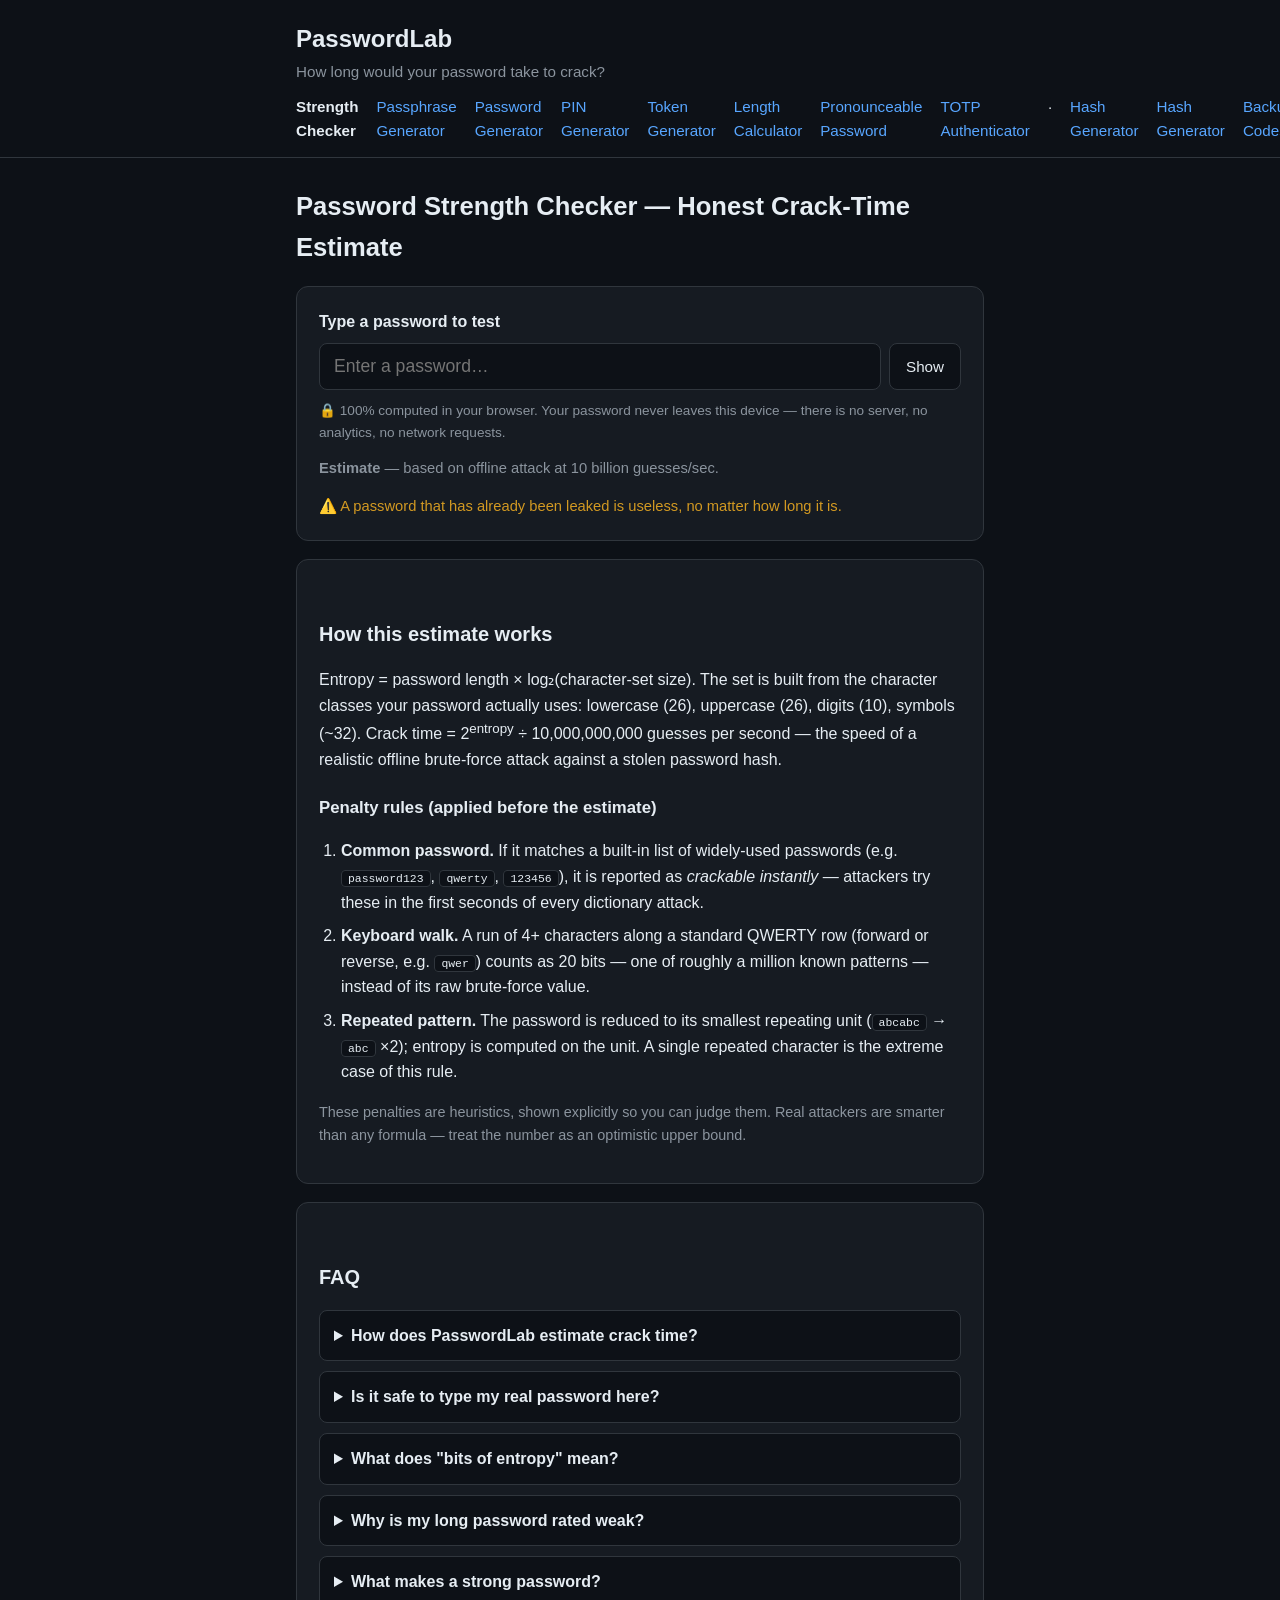
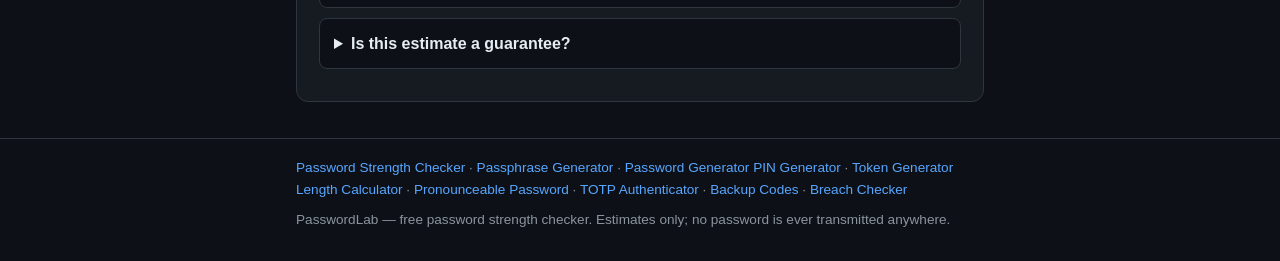
<file: index.html>
<!DOCTYPE html>
<html lang="en">
<head>
<meta charset="UTF-8">
<meta name="viewport" content="width=device-width, initial-scale=1.0">
<title>PasswordLab — Free Password Strength Checker & Crack Time Estimator</title>
<meta name="description" content="How long would your password take to crack? PasswordLab estimates password strength instantly: entropy in bits, character-set analysis and an honest offline-attack crack-time estimate. 100% in-browser, nothing leaves your device.">
<meta name="keywords" content="password strength checker, password crack time estimator, how long to crack password, password entropy calculator, password security">
<meta property="og:title" content="PasswordLab — Free Password Strength Checker">
<meta property="og:description" content="Enter a password, get an honest crack-time estimate. Entropy, character-set breakdown, zero tracking — everything runs in your browser.">
<meta property="og:type" content="website">
<meta property="og:url" content="https://password.mimito6.uk/">
<link rel="canonical" href="https://password.mimito6.uk/">
<link rel="stylesheet" href="styles.css">
<script type="application/ld+json">
{
  "@context": "https://schema.org",
  "@type": "WebApplication",
  "name": "PasswordLab",
  "url": "https://password.mimito6.uk/",
  "applicationCategory": "SecurityApplication",
  "operatingSystem": "Web",
  "browserRequirements": "Requires JavaScript",
  "offers": { "@type": "Offer", "price": "0", "priceCurrency": "USD" },
  "description": "Free password strength checker that estimates crack time with an offline-attack model. Runs entirely in the browser; no password ever leaves the device."
}
</script>
<script type="application/ld+json">
{
  "@context": "https://schema.org",
  "@type": "FAQPage",
  "mainEntity": [
    {"@type": "Question", "name": "How does PasswordLab estimate crack time?",
     "acceptedAnswer": {"@type": "Answer", "text": "We compute entropy as password length times log2 of the character-set size (26 lowercase + 26 uppercase + 10 digits + about 32 symbols, counted only for classes your password actually uses). Crack time is 2^entropy divided by 10 billion guesses per second — the rate of a realistic offline brute-force attack against a stolen password hash. Common passwords, keyboard walks and repeated patterns are penalized with explicit, documented rules."}},
    {"@type": "Question", "name": "Is it safe to type my real password here?",
     "acceptedAnswer": {"@type": "Answer", "text": "Yes. PasswordLab has no backend and makes no network requests. Every calculation runs in JavaScript inside your browser, and your password never leaves your device. The share button only copies the result statistics, never the password itself."}},
    {"@type": "Question", "name": "What does 'bits of entropy' mean?",
     "acceptedAnswer": {"@type": "Answer", "text": "Entropy in bits measures how many guesses an attacker would need on average. Each extra bit doubles the search space: 40 bits is about a trillion guesses, 60 bits about a quintillion. A random 12-character password using all four character classes has about 79 bits."}},
    {"@type": "Question", "name": "Why is my long password rated weak?",
     "acceptedAnswer": {"@type": "Answer", "text": "Length alone is not enough. If your password appears in public leaked-password lists, attackers try it in the first seconds of a dictionary attack — it is effectively cracked instantly regardless of length. Keyboard walks like 'qwerty' and repeated patterns like 'abcabc' also shrink the real search space far below the naive brute-force math."}},
    {"@type": "Question", "name": "What makes a strong password?",
     "acceptedAnswer": {"@type": "Answer", "text": "Length plus unpredictability: 12 or more characters drawn from several character classes, or better, a random passphrase of 4-6 words. Avoid anything published, quoted, or patterned. A password manager generating random passwords is the most reliable approach."}},
    {"@type": "Question", "name": "Is this estimate a guarantee?",
     "acceptedAnswer": {"@type": "Answer", "text": "No. It is an estimate based on a fixed model: an offline attack at 10 billion guesses per second with no dictionary head start beyond the documented penalties. Real attackers use smarter, targeted methods, so treat the number as an optimistic upper bound, not a promise."}}
  ]
}
</script>
</head>
<body>
<header class="site-header">
  <div class="wrap">
    <div class="brand"><a href="/" class="brand-link">PasswordLab</a></div>
    <p class="tagline">How long would your password take to crack?</p>
    <nav class="site-nav" aria-label="Site">
      <a href="/" aria-current="page">Strength Checker</a>
      <a href="/passphrase-generator">Passphrase Generator</a>
      <a href="/password-generator">Password Generator</a>
      <a href="/pin-generator">PIN Generator</a>
      <a href="/token-generator">Token Generator</a>
      <a href="/password-length">Length Calculator</a>
      <a href="/pronounceable-password">Pronounceable Password</a>
      <a href="/totp-generator">TOTP Authenticator</a> · <a href="/hash-generator">Hash Generator</a>
      <a href="/hash-generator">Hash Generator</a>
     <a href="/backup-codes">Backup Codes</a>
          <a href="/breach-checker">Breach Checker</a>
    </nav>
  </div>
</header>

<main class="wrap">
  <h1>Password Strength Checker — Honest Crack-Time Estimate</h1>

  <section class="tool" aria-label="Password strength checker">
    <label class="pw-label" for="pw">Type a password to test</label>
    <div class="pw-row">
      <input type="password" id="pw" autocomplete="off" spellcheck="false"
             placeholder="Enter a password…" aria-describedby="privacy-note">
      <button id="toggle" type="button" aria-label="Show password" aria-pressed="false">Show</button>
    </div>
    <p class="privacy" id="privacy-note">🔒 100% computed in your browser. Your password never leaves this device — there is no server, no analytics, no network requests.</p>

    <div class="result" id="result" hidden>
      <div class="verdict" id="verdict">–</div>
      <div class="bignum" id="bignum">–</div>
      <div class="bignum-sub">estimated time to crack</div>
      <div class="stats">
        <div class="stat"><span class="stat-k">Entropy</span><span class="stat-v" id="entropy">–</span></div>
        <div class="stat"><span class="stat-k">Length</span><span class="stat-v" id="length">–</span></div>
        <div class="stat"><span class="stat-k">Combinations</span><span class="stat-v" id="combos">–</span></div>
      </div>
      <div class="charset" id="charset" aria-label="Character set analysis"></div>
      <div class="warnings" id="warnings"></div>
      <button id="copy" type="button" class="copy-btn">📋 Copy result to share</button>
      <p class="copy-hint" id="copyHint" hidden>Copied — the text contains only statistics, never your password.</p>
    </div>

    <p class="model-note"><strong>Estimate</strong> — based on offline attack at 10 billion guesses/sec.</p>
    <p class="leak-note">⚠️ A password that has already been leaked is useless, no matter how long it is.</p>
  </section>

  <section class="method" aria-label="How the estimate works">
    <h2>How this estimate works</h2>
    <p>Entropy = password length × log₂(character-set size). The set is built from the character
    classes your password actually uses: lowercase (26), uppercase (26), digits (10), symbols (~32).
    Crack time = 2<sup>entropy</sup> ÷ 10,000,000,000 guesses per second — the speed of a realistic
    offline brute-force attack against a stolen password hash.</p>
    <h3>Penalty rules (applied before the estimate)</h3>
    <ol>
      <li><strong>Common password.</strong> If it matches a built-in list of widely-used passwords
      (e.g. <code>password123</code>, <code>qwerty</code>, <code>123456</code>), it is reported as
      <em>crackable instantly</em> — attackers try these in the first seconds of every dictionary attack.</li>
      <li><strong>Keyboard walk.</strong> A run of 4+ characters along a standard QWERTY row
      (forward or reverse, e.g. <code>qwer</code>) counts as 20 bits — one of roughly a million known
      patterns — instead of its raw brute-force value.</li>
      <li><strong>Repeated pattern.</strong> The password is reduced to its smallest repeating unit
      (<code>abcabc</code> → <code>abc</code> ×2); entropy is computed on the unit. A single repeated
      character is the extreme case of this rule.</li>
    </ol>
    <p class="honest">These penalties are heuristics, shown explicitly so you can judge them. Real attackers
    are smarter than any formula — treat the number as an optimistic upper bound.</p>
  </section>

  <section class="faq" aria-label="Frequently asked questions">
    <h2>FAQ</h2>
    <details>
      <summary>How does PasswordLab estimate crack time?</summary>
      <p>We compute entropy as password length × log₂(character-set size), counting only the character
      classes your password actually uses (lowercase 26, uppercase 26, digits 10, symbols ~32). Crack time
      is 2^entropy ÷ 10 billion guesses/sec — a realistic offline brute-force rate. Common passwords,
      keyboard walks and repeated patterns get explicit penalties.</p>
    </details>
    <details>
      <summary>Is it safe to type my real password here?</summary>
      <p>Yes. PasswordLab has no backend and makes zero network requests. Everything runs in JavaScript
      in your browser, and the share button copies only statistics — never the password itself.</p>
    </details>
    <details>
      <summary>What does "bits of entropy" mean?</summary>
      <p>Bits of entropy measure the size of the search space: each bit doubles the guesses needed.
      40 bits ≈ a trillion guesses, 60 bits ≈ a quintillion. A random 12-character password using all
      four character classes has about 79 bits.</p>
    </details>
    <details>
      <summary>Why is my long password rated weak?</summary>
      <p>Length alone is not enough. If a password appears in public leaked-password lists, attackers try
      it within seconds — it is effectively cracked instantly no matter how long it is. Keyboard walks
      and repeated patterns shrink the real search space far below the naive math too.</p>
    </details>
    <details>
      <summary>What makes a strong password?</summary>
      <p>Length plus unpredictability: 12+ characters from several classes, or a random 4–6 word
      passphrase. Avoid anything published, quoted, or patterned. A password manager that generates
      random passwords is the most reliable approach.</p>
    </details>
    <details>
      <summary>Is this estimate a guarantee?</summary>
      <p>No — it is an estimate from a fixed model (offline attack, 10 billion guesses/sec, documented
      penalties only). Real attackers use smarter targeted methods, so treat it as an optimistic upper
      bound, not a promise.</p>
    </details>
  </section>
</main>

<footer class="site-footer">
  <div class="wrap">
    <p class="footer-links"><a href="/">Password Strength Checker</a> · <a href="/passphrase-generator">Passphrase Generator</a> · <a href="/password-generator">Password Generator</a>
      <a href="/pin-generator">PIN Generator</a> · <a href="/token-generator">Token Generator</a>
      <a href="/password-length">Length Calculator</a> · <a href="/pronounceable-password">Pronounceable Password</a> · <a href="/totp-generator">TOTP Authenticator</a> · <a href="/backup-codes">Backup Codes</a> · <a href="/breach-checker">Breach Checker</a></p>
    <p>PasswordLab — free password strength checker. Estimates only; no password is ever transmitted anywhere.</p>
  </div>
</footer>

<script src="app.js"></script>
</body>
</html>
</file>
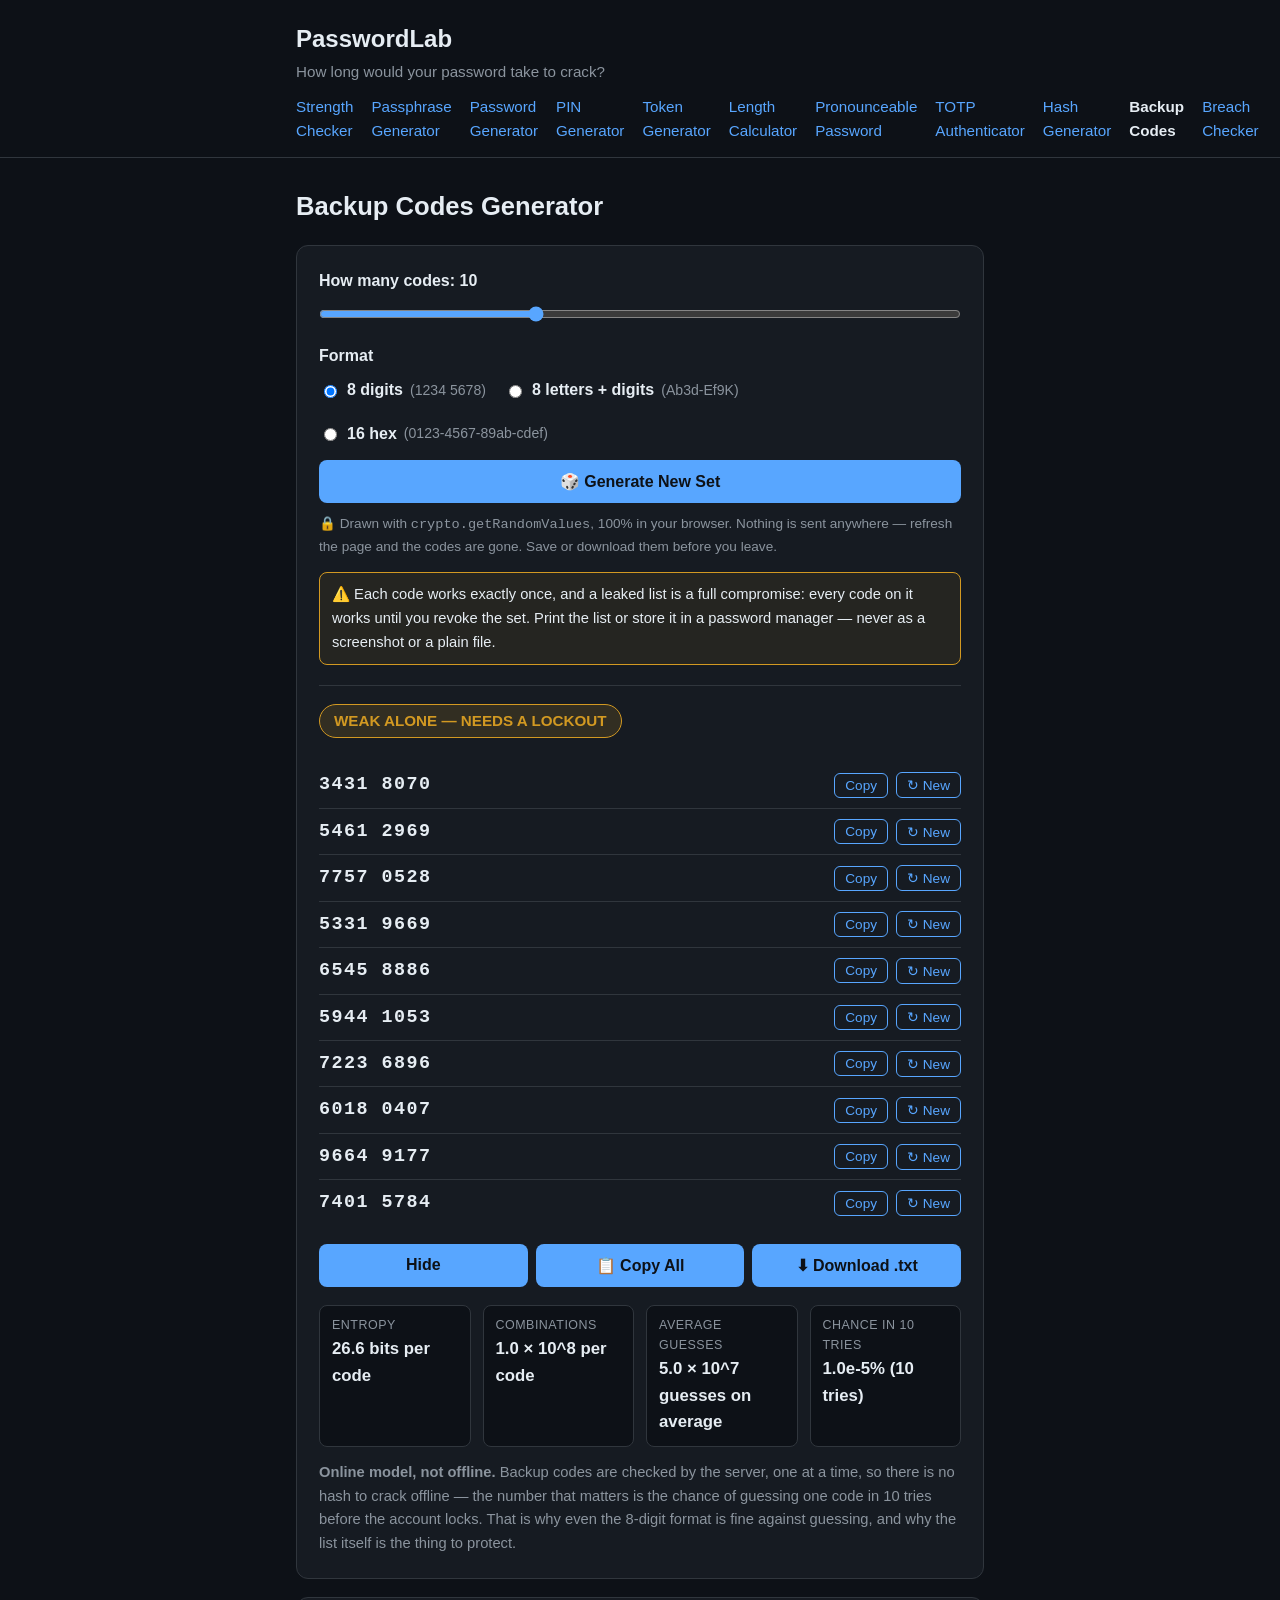
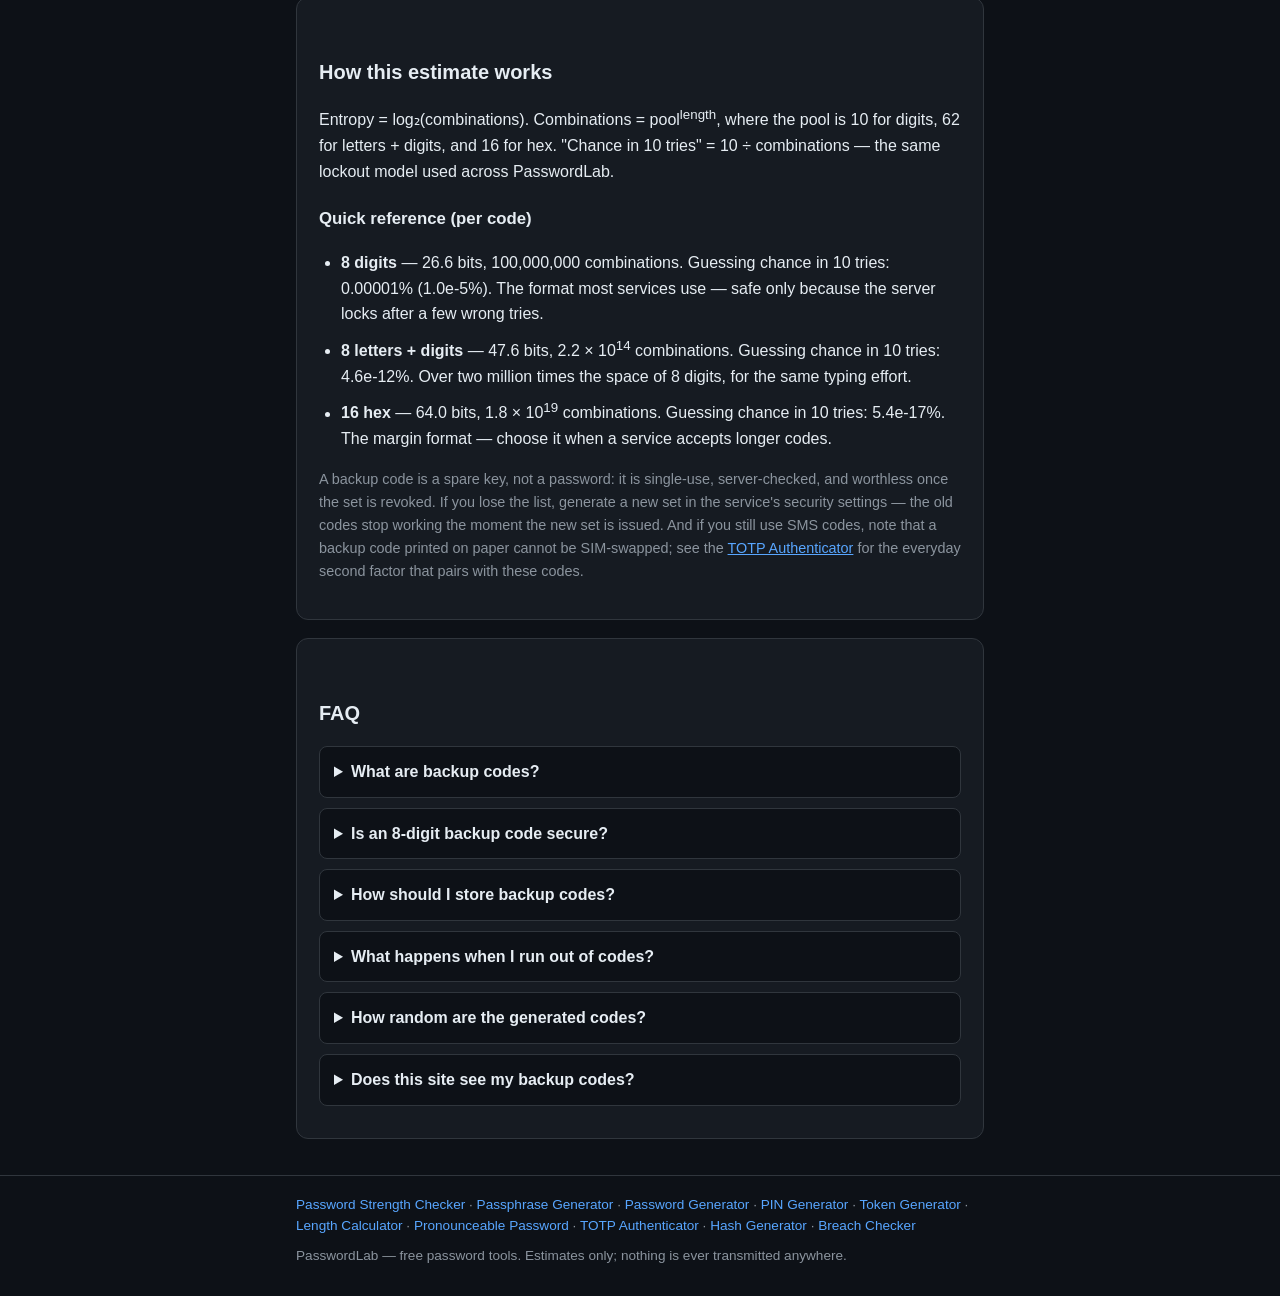
<file: backup-codes/index.html>
<!DOCTYPE html>
<html lang="en">
<head>
<meta charset="UTF-8">
<meta name="viewport" content="width=device-width, initial-scale=1.0">
<title>Backup Codes Generator — Single-Use 2FA Recovery Codes | PasswordLab</title>
<meta name="description" content="Generate cryptographically random single-use backup codes for two-factor authentication: choose 8-digit, alphanumeric or 16-hex format, with honest per-code entropy and lockout odds. Runs entirely in your browser — nothing leaves your device.">
<meta name="keywords" content="backup codes generator, 2fa backup codes, recovery codes generator, two factor backup codes, single-use recovery codes">
<meta property="og:title" content="Backup Codes Generator — Single-Use 2FA Recovery Codes">
<meta property="og:description" content="Cryptographically random single-use backup codes with honest math: per-code entropy, combinations, and the lockout odds that actually protect them. Runs entirely in your browser.">
<meta property="og:type" content="website">
<meta property="og:url" content="https://password.mimito6.uk/backup-codes">
<link rel="canonical" href="https://password.mimito6.uk/backup-codes">
<link rel="stylesheet" href="../styles.css">
<script type="application/ld+json">
{
  "@context": "https://schema.org",
  "@type": "WebApplication",
  "name": "PasswordLab Backup Codes Generator",
  "url": "https://password.mimito6.uk/backup-codes",
  "applicationCategory": "SecurityApplication",
  "operatingSystem": "Web",
  "browserRequirements": "Requires JavaScript",
  "offers": { "@type": "Offer", "price": "0", "priceCurrency": "USD" },
  "description": "Generates cryptographically random single-use backup codes for two-factor authentication in 8-digit, alphanumeric or 16-hex format, with honest per-code entropy, combination counts and lockout odds. Runs entirely in the browser; nothing ever leaves the device."
}
</script>
<script type="application/ld+json">
{
  "@context": "https://schema.org",
  "@type": "FAQPage",
  "mainEntity": [
    {"@type": "Question", "name": "What are backup codes?",
     "acceptedAnswer": {"@type": "Answer", "text": "Backup codes are single-use recovery codes a service gives you when you turn on two-factor authentication. Each code works once, as a spare key for the day you lose your phone or your authenticator app. Once a code is used it is burned and can never work again."}},
    {"@type": "Question", "name": "Is an 8-digit backup code secure?",
     "acceptedAnswer": {"@type": "Answer", "text": "Against online guessing, yes: an 8-digit code has 100,000,000 combinations (26.6 bits), so an attacker who gets 10 tries before lockout has only a 0.00001% chance. The real risk is not guessing — it is the list leaking. Every code on a leaked list works, so a stolen list is a full compromise until you revoke and regenerate it."}},
    {"@type": "Question", "name": "How should I store backup codes?",
     "acceptedAnswer": {"@type": "Answer", "text": "Offline and separate from your password: printed on paper in a safe place, or in your password manager. Never in a plain text file on your desktop, never as a screenshot in your photo roll, and never sent to yourself by email or chat — those are exactly the places that get copied in a breach."}},
    {"@type": "Question", "name": "What happens when I run out of codes?",
     "acceptedAnswer": {"@type": "Answer", "text": "Generate a fresh set in your account's security settings. The new set replaces the old one — any unused codes from the old set stop working, so print or save the new list before you close the page."}},
    {"@type": "Question", "name": "How random are the generated codes?",
     "acceptedAnswer": {"@type": "Answer", "text": "Each character is drawn with the browser's cryptographic random number generator (crypto.getRandomValues) using rejection sampling, so there is no modulo bias and no pattern. Generation and all math happen on your device only — there is no server and no network request."}},
    {"@type": "Question", "name": "Does this site see my backup codes?",
     "acceptedAnswer": {"@type": "Answer", "text": "No. There is no backend and no network requests. The codes exist only in this page; refreshing the page destroys them. Save or download them before you leave — this page cannot recover them for you, and neither can anyone else."}}
  ]
}
</script>
</head>
<body>
<header class="site-header">
  <div class="wrap">
    <div class="brand"><a href="/" class="brand-link">PasswordLab</a></div>
    <p class="tagline">How long would your password take to crack?</p>
    <nav class="site-nav" aria-label="Site">
      <a href="/">Strength Checker</a>
      <a href="/passphrase-generator">Passphrase Generator</a>
      <a href="/password-generator">Password Generator</a>
      <a href="/pin-generator">PIN Generator</a>
      <a href="/token-generator">Token Generator</a>
      <a href="/password-length">Length Calculator</a>
      <a href="/pronounceable-password">Pronounceable Password</a>
      <a href="/totp-generator">TOTP Authenticator</a>
      <a href="/hash-generator">Hash Generator</a>
      <a href="/backup-codes" aria-current="page">Backup Codes</a>
          <a href="/breach-checker">Breach Checker</a>
    </nav>
  </div>
</header>

<main class="wrap">
  <h1>Backup Codes Generator</h1>

  <section class="tool" aria-label="Backup codes generator">
    <div class="opt-row">
      <label for="bcCountRange" class="pw-label">How many codes: <span id="bcCountLabel">10</span></label>
      <input type="range" id="bcCountRange" min="5" max="20" value="10" step="1" aria-label="Number of backup codes">
    </div>
    <div class="opt-row">
      <span class="pw-label">Format</span>
      <div class="radio-group" role="radiogroup" aria-label="Code format">
        <label class="check-label"><input type="radio" name="bcFormat" value="digits" checked> 8 digits <span class="opt-note">(1234 5678)</span></label>
        <label class="check-label"><input type="radio" name="bcFormat" value="alnum"> 8 letters + digits <span class="opt-note">(Ab3d-Ef9K)</span></label>
        <label class="check-label"><input type="radio" name="bcFormat" value="hex"> 16 hex <span class="opt-note">(0123-4567-89ab-cdef)</span></label>
      </div>
    </div>
    <button id="genBtn" type="button" class="copy-btn">🎲 Generate New Set</button>

    <p class="privacy">🔒 Drawn with <code>crypto.getRandomValues</code>, 100% in your browser. Nothing is sent anywhere — refresh the page and the codes are gone. Save or download them before you leave.</p>

    <p class="warn note">⚠️ Each code works exactly once, and a leaked list is a full compromise: every code on it works until you revoke the set. Print the list or store it in a password manager — never as a screenshot or a plain file.</p>

    <div class="result" id="result" hidden>
      <div class="verdict" id="verdict">–</div>
      <ol class="code-list" id="codeList" aria-live="polite"></ol>
      <div class="btn-row">
        <button id="showBtn" type="button" class="copy-btn">Hide</button>
        <button id="copyAllBtn" type="button" class="copy-btn">📋 Copy All</button>
        <button id="downloadBtn" type="button" class="copy-btn">⬇ Download .txt</button>
      </div>
      <p class="copy-hint" id="copyHint" hidden>Copied to clipboard.</p>
      <div class="stats">
        <div class="stat"><span class="stat-k">Entropy</span><span class="stat-v" id="entropy">–</span></div>
        <div class="stat"><span class="stat-k">Combinations</span><span class="stat-v" id="combos">–</span></div>
        <div class="stat"><span class="stat-k">Average guesses</span><span class="stat-v" id="avgGuesses">–</span></div>
        <div class="stat"><span class="stat-k">Chance in 10 tries</span><span class="stat-v" id="lockoutChance">–</span></div>
      </div>
    </div>

    <p class="model-note"><strong>Online model, not offline.</strong> Backup codes are checked by the server, one at a time, so there is no hash to crack offline — the number that matters is the chance of guessing one code in 10 tries before the account locks. That is why even the 8-digit format is fine against guessing, and why the list itself is the thing to protect.</p>
  </section>

  <section class="method" aria-label="How the estimate works">
    <h2>How this estimate works</h2>
    <p>Entropy = log₂(combinations). Combinations = pool<sup>length</sup>, where the pool is 10 for
    digits, 62 for letters + digits, and 16 for hex. "Chance in 10 tries" = 10 ÷ combinations —
    the same lockout model used across PasswordLab.</p>
    <h3>Quick reference (per code)</h3>
    <ul>
      <li><strong>8 digits</strong> — 26.6 bits, 100,000,000 combinations. Guessing chance in 10 tries: 0.00001% (1.0e-5%). The format most services use — safe only because the server locks after a few wrong tries.</li>
      <li><strong>8 letters + digits</strong> — 47.6 bits, 2.2 × 10<sup>14</sup> combinations. Guessing chance in 10 tries: 4.6e-12%. Over two million times the space of 8 digits, for the same typing effort.</li>
      <li><strong>16 hex</strong> — 64.0 bits, 1.8 × 10<sup>19</sup> combinations. Guessing chance in 10 tries: 5.4e-17%. The margin format — choose it when a service accepts longer codes.</li>
    </ul>
    <p class="honest">A backup code is a spare key, not a password: it is single-use, server-checked, and
    worthless once the set is revoked. If you lose the list, generate a new set in the service's
    security settings — the old codes stop working the moment the new set is issued. And if you
    still use SMS codes, note that a backup code printed on paper cannot be SIM-swapped; see
    the <a href="/totp-generator">TOTP Authenticator</a> for the everyday second factor that
    pairs with these codes.</p>
  </section>

  <section class="faq" aria-label="Frequently asked questions">
    <h2>FAQ</h2>
    <details>
      <summary>What are backup codes?</summary>
      <p>Backup codes are single-use recovery codes a service gives you when you turn on two-factor
      authentication. Each code works once, as a spare key for the day you lose your phone or your
      authenticator app. Once a code is used it is burned and can never work again.</p>
    </details>
    <details>
      <summary>Is an 8-digit backup code secure?</summary>
      <p>Against online guessing, yes: an 8-digit code has 100,000,000 combinations (26.6 bits), so
      an attacker who gets 10 tries before lockout has only a 0.00001% chance. The real risk is
      not guessing — it is the list leaking. Every code on a leaked list works, so a stolen list
      is a full compromise until you revoke and regenerate it.</p>
    </details>
    <details>
      <summary>How should I store backup codes?</summary>
      <p>Offline and separate from your password: printed on paper in a safe place, or in your
      password manager. Never in a plain text file on your desktop, never as a screenshot in your
      photo roll, and never sent to yourself by email or chat — those are exactly the places that
      get copied in a breach.</p>
    </details>
    <details>
      <summary>What happens when I run out of codes?</summary>
      <p>Generate a fresh set in your account's security settings. The new set replaces the old
      one — any unused codes from the old set stop working, so print or save the new list before
      you close the page.</p>
    </details>
    <details>
      <summary>How random are the generated codes?</summary>
      <p>Each character comes from <code>crypto.getRandomValues</code> with rejection sampling (no
      modulo bias), entirely on your device. There is no server, no analytics, no network request.</p>
    </details>
    <details>
      <summary>Does this site see my backup codes?</summary>
      <p>No. Generation and all math happen inside this page. Refreshing destroys the codes, so
      save or download them before you leave — this page cannot recover them for you, and neither
      can anyone else.</p>
    </details>
  </section>
</main>

<footer class="site-footer">
  <div class="wrap">
    <p class="footer-links"><a href="/">Password Strength Checker</a> · <a href="/passphrase-generator">Passphrase Generator</a> · <a href="/password-generator">Password Generator</a> · <a href="/pin-generator">PIN Generator</a> · <a href="/token-generator">Token Generator</a> · <a href="/password-length">Length Calculator</a> · <a href="/pronounceable-password">Pronounceable Password</a> · <a href="/totp-generator">TOTP Authenticator</a> · <a href="/hash-generator">Hash Generator</a> · <a href="/breach-checker">Breach Checker</a></p>
    <p>PasswordLab — free password tools. Estimates only; nothing is ever transmitted anywhere.</p>
  </div>
</footer>

<script src="../backup.js"></script>
</body>
</html>
</file>
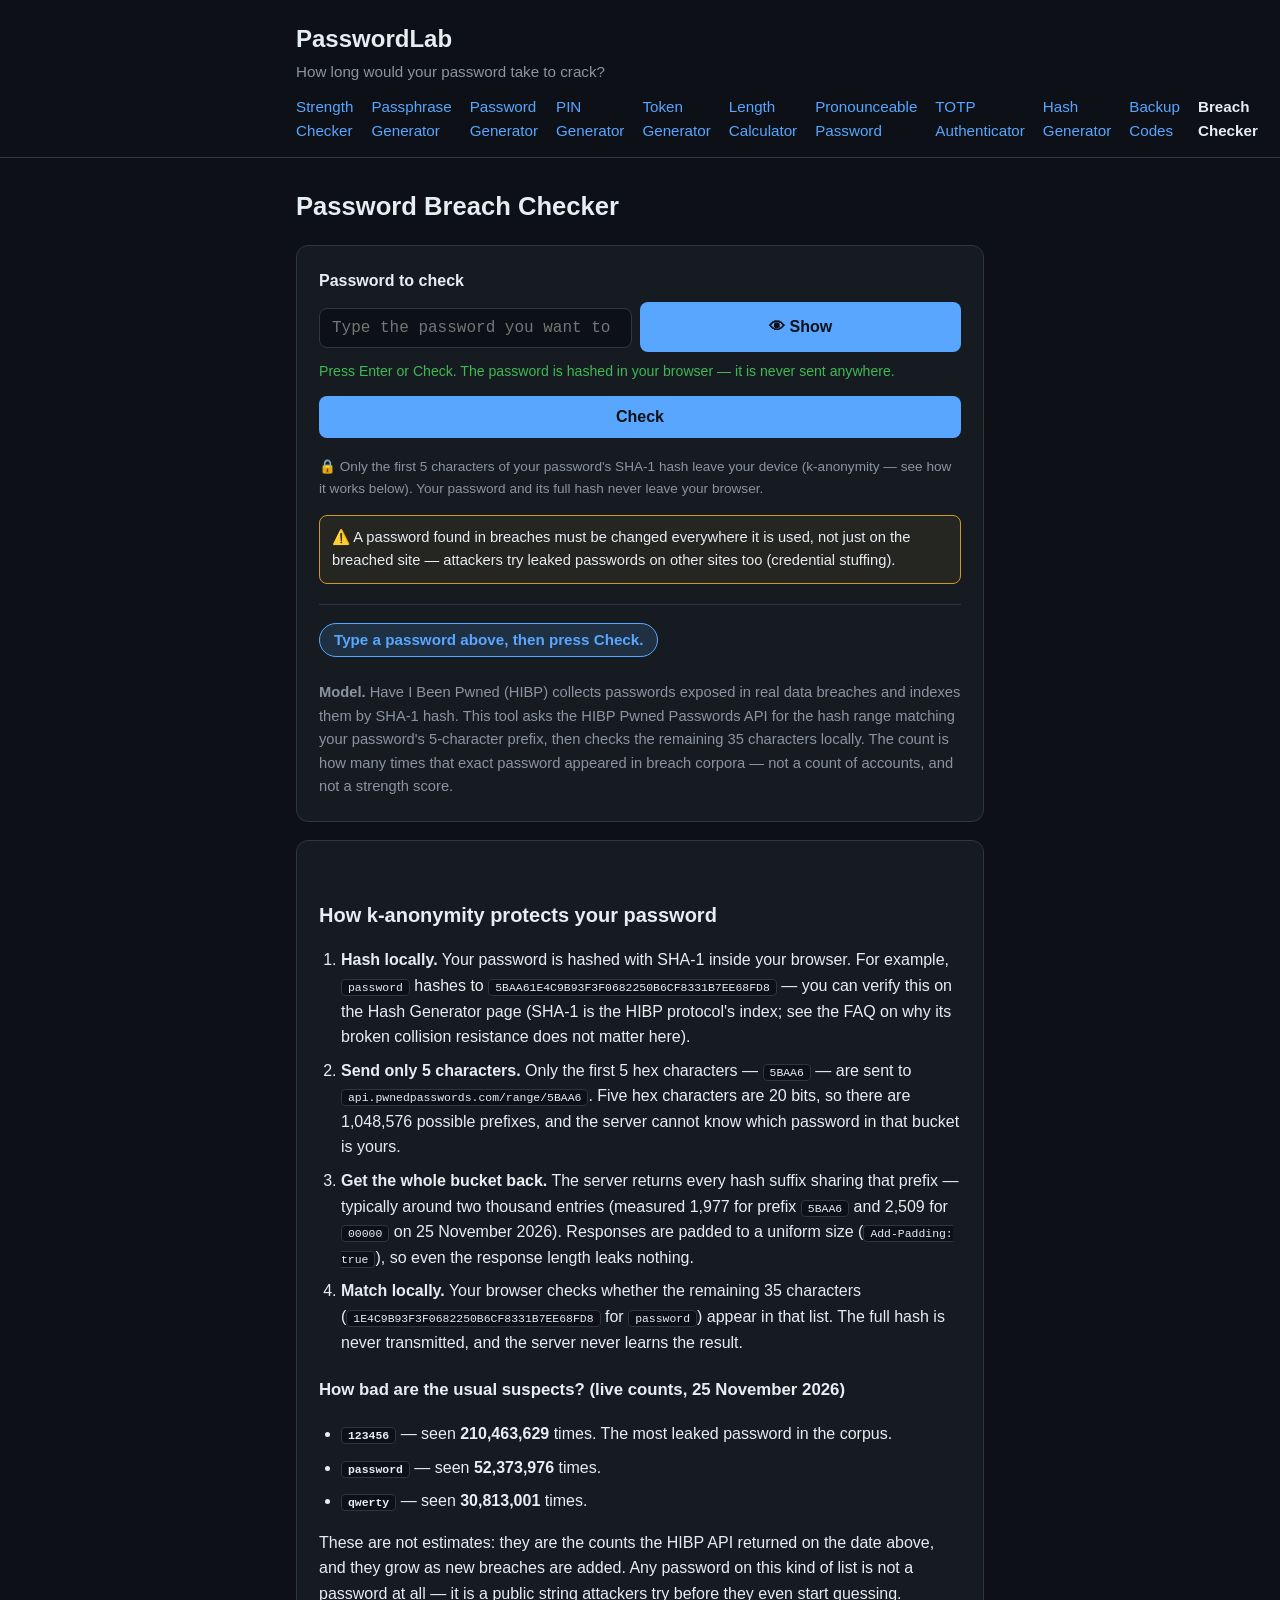
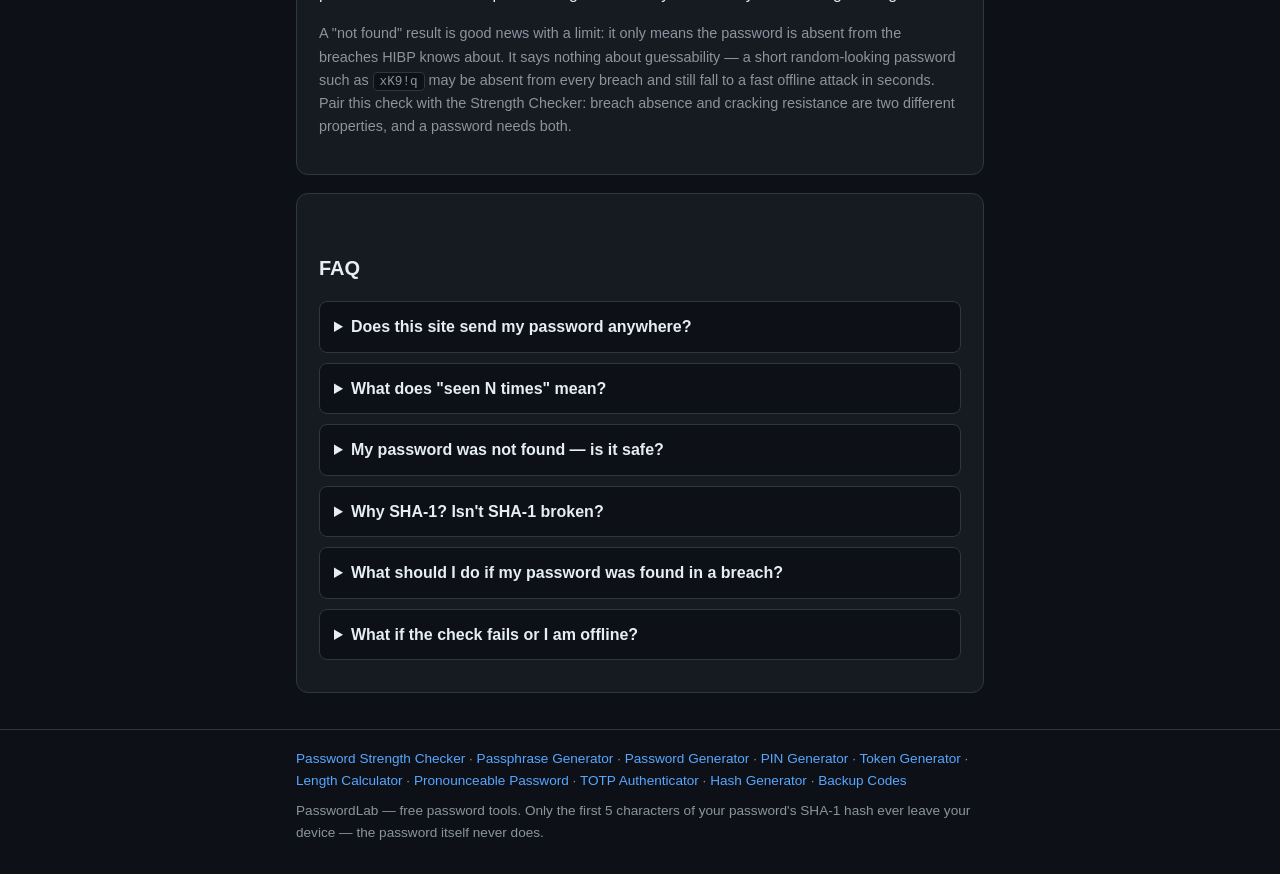
<file: breach-checker/index.html>
<!DOCTYPE html>
<html lang="en">
<head>
<meta charset="UTF-8">
<meta name="viewport" content="width=device-width, initial-scale=1.0">
<title>Password Breach Checker — Has My Password Been Leaked? | PasswordLab</title>
<meta name="description" content="Check if your password appears in known data breaches using Have I Been Pwned's k-anonymity API. Only the first 5 characters of its SHA-1 hash leave your device — your password never does.">
<meta name="keywords" content="password breach checker, have i been pwned password check, leaked password checker, pwned password, data breach password check, k-anonymity">
<meta property="og:title" content="Password Breach Checker — Has My Password Been Leaked?">
<meta property="og:description" content="Check your password against the Have I Been Pwned breach database. Only the first 5 characters of its SHA-1 hash leave your device — the password itself never does.">
<meta property="og:type" content="website">
<meta property="og:url" content="https://password.mimito6.uk/breach-checker">
<link rel="canonical" href="https://password.mimito6.uk/breach-checker">
<link rel="stylesheet" href="../styles.css">
<script type="application/ld+json">
{
  "@context": "https://schema.org",
  "@type": "WebApplication",
  "name": "PasswordLab Breach Checker",
  "url": "https://password.mimito6.uk/breach-checker",
  "applicationCategory": "SecurityApplication",
  "operatingSystem": "Web",
  "browserRequirements": "Requires JavaScript",
  "offers": { "@type": "Offer", "price": "0", "priceCurrency": "USD" },
  "description": "Checks whether a password appears in the Have I Been Pwned breach corpus using k-anonymity: only the first 5 characters of the password's SHA-1 hash are sent, the password itself never leaves the device."
}
</script>
<script type="application/ld+json">
{
  "@context": "https://schema.org",
  "@type": "FAQPage",
  "mainEntity": [
    {"@type": "Question", "name": "Does this site send my password anywhere?",
     "acceptedAnswer": {"@type": "Answer", "text": "No. Your password is hashed with SHA-1 inside your browser, and only the first 5 characters of that hash are sent to the Have I Been Pwned database. The server returns every hash sharing those 5 characters (typically around 2,000 entries), and the match against the remaining 35 characters happens on your device. The server cannot tell which of those ~2,000 candidates was yours."}},
    {"@type": "Question", "name": "What does \"seen N times\" mean?",
     "acceptedAnswer": {"@type": "Answer", "text": "It is the number of times that exact password appeared in the breach data Have I Been Pwned has collected. It counts occurrences across breach corpora, not individual accounts — the same password in five breaches counts five times, and one person reusing it in five places still counts as the same password."}},
    {"@type": "Question", "name": "My password was not found — is it safe?",
     "acceptedAnswer": {"@type": "Answer", "text": "Not necessarily. \"Not found\" only means the password is absent from the breach corpus Have I Been Pwned knows about. A short or predictable password can be absent from every breach and still be guessed in seconds. Run it through the Strength Checker as well — absence from breaches and resistance to guessing are two different properties."}},
    {"@type": "Question", "name": "Why SHA-1? Isn't SHA-1 broken?",
     "acceptedAnswer": {"@type": "Answer", "text": "SHA-1 is used here only because the Have I Been Pwned protocol defines it as the lookup key — it is a bucket index, not password storage. Its broken collision resistance does not matter for this job: nobody is trusting the hash to prove anything, and the hash is never stored or used to verify your password. Password storage is a different problem and needs a slow, salted function such as bcrypt or Argon2."}},
    {"@type": "Question", "name": "What should I do if my password was found in a breach?",
     "acceptedAnswer": {"@type": "Answer", "text": "Change it immediately, everywhere you use it — not just on the site that was breached. Attackers try leaked passwords on other sites (credential stuffing), so a reused password is compromised everywhere at once. Generate a fresh one with the Password Generator or a passphrase with the Passphrase Generator, store it in a password manager, and turn on two-factor authentication where it is offered."}},
    {"@type": "Question", "name": "What if the check fails or I am offline?",
     "acceptedAnswer": {"@type": "Answer", "text": "Then no result is shown at all. A failed check is never presented as a clean bill of health — the page says plainly that the breach database could not be reached and asks you to try again later. The hashing still happens locally, but without the database there is nothing honest to report."}}
  ]
}
</script>
</head>
<body>
<header class="site-header">
  <div class="wrap">
    <div class="brand"><a href="/" class="brand-link">PasswordLab</a></div>
    <p class="tagline">How long would your password take to crack?</p>
    <nav class="site-nav" aria-label="Site">
      <a href="/">Strength Checker</a>
      <a href="/passphrase-generator">Passphrase Generator</a>
      <a href="/password-generator">Password Generator</a>
      <a href="/pin-generator">PIN Generator</a>
      <a href="/token-generator">Token Generator</a>
      <a href="/password-length">Length Calculator</a>
      <a href="/pronounceable-password">Pronounceable Password</a>
      <a href="/totp-generator">TOTP Authenticator</a>
      <a href="/hash-generator">Hash Generator</a>
      <a href="/backup-codes">Backup Codes</a>
      <a href="/breach-checker" aria-current="page">Breach Checker</a>
    </nav>
  </div>
</header>

<main class="wrap">
  <h1>Password Breach Checker</h1>

  <section class="tool" aria-label="Password breach checker">
    <div class="opt-row">
      <label for="breachInput" class="pw-label">Password to check</label>
      <div class="pw-row">
        <input type="password" id="breachInput" class="text-input" placeholder="Type the password you want to check" aria-label="Password to check" autocomplete="off">
        <button id="toggleShowBtn" type="button" class="copy-btn">👁 Show</button>
      </div>
      <p class="copy-hint">Press Enter or Check. The password is hashed in your browser — it is never sent anywhere.</p>
    </div>
    <div class="btn-row">
      <button id="checkBtn" type="button" class="copy-btn">Check</button>
    </div>

    <p class="privacy">🔒 Only the first 5 characters of your password's SHA-1 hash leave your device (k-anonymity — see how it works below). Your password and its full hash never leave your browser.</p>

    <p class="warn note">⚠️ A password found in breaches must be changed everywhere it is used, not just on the breached site — attackers try leaked passwords on other sites too (credential stuffing).</p>

    <p class="error-box" id="breachError" hidden></p>

    <div class="result" id="breachVerdictWrap">
      <div class="verdict fair" id="breachVerdict" hidden>Type a password above, then press Check.</div>
    </div>

    <div class="result" id="breachResult" hidden>
      <div class="bignum" id="breachCount">–</div>
      <p class="bignum-sub" id="breachCountSub">times seen in breaches.</p>
      <div class="stats">
        <div class="stat"><span class="stat-k">SHA-1 hash (computed locally)</span><span class="stat-v" id="breachHash" style="word-break: break-all; font-size: 0.85rem;">–</span></div>
        <div class="stat"><span class="stat-k">Prefix sent to the database</span><span class="stat-v" id="breachPrefix">–</span></div>
        <div class="stat"><span class="stat-k">Suffix matched locally</span><span class="stat-v" id="breachSuffix" style="word-break: break-all; font-size: 0.85rem;">–</span></div>
      </div>
    </div>

    <p class="model-note"><strong>Model.</strong> Have I Been Pwned (HIBP) collects passwords exposed in real data breaches and indexes them by SHA-1 hash. This tool asks the HIBP Pwned Passwords API for the hash range matching your password's 5-character prefix, then checks the remaining 35 characters locally. The count is how many times that exact password appeared in breach corpora — not a count of accounts, and not a strength score.</p>
  </section>

  <section class="method" aria-label="How k-anonymity protects your password">
    <h2>How k-anonymity protects your password</h2>
    <ol>
      <li><strong>Hash locally.</strong> Your password is hashed with SHA-1 inside your browser. For example, <code>password</code> hashes to <code>5BAA61E4C9B93F3F0682250B6CF8331B7EE68FD8</code> — you can verify this on the Hash Generator page (SHA-1 is the HIBP protocol's index; see the FAQ on why its broken collision resistance does not matter here).</li>
      <li><strong>Send only 5 characters.</strong> Only the first 5 hex characters — <code>5BAA6</code> — are sent to <code>api.pwnedpasswords.com/range/5BAA6</code>. Five hex characters are 20 bits, so there are 1,048,576 possible prefixes, and the server cannot know which password in that bucket is yours.</li>
      <li><strong>Get the whole bucket back.</strong> The server returns every hash suffix sharing that prefix — typically around two thousand entries (measured 1,977 for prefix <code>5BAA6</code> and 2,509 for <code>00000</code> on 25 November 2026). Responses are padded to a uniform size (<code>Add-Padding: true</code>), so even the response length leaks nothing.</li>
      <li><strong>Match locally.</strong> Your browser checks whether the remaining 35 characters (<code>1E4C9B93F3F0682250B6CF8331B7EE68FD8</code> for <code>password</code>) appear in that list. The full hash is never transmitted, and the server never learns the result.</li>
    </ol>
    <h3>How bad are the usual suspects? (live counts, 25 November 2026)</h3>
    <ul>
      <li><strong><code>123456</code></strong> — seen <strong>210,463,629</strong> times. The most leaked password in the corpus.</li>
      <li><strong><code>password</code></strong> — seen <strong>52,373,976</strong> times.</li>
      <li><strong><code>qwerty</code></strong> — seen <strong>30,813,001</strong> times.</li>
    </ul>
    <p>These are not estimates: they are the counts the HIBP API returned on the date above, and they grow as new breaches are added. Any password on this kind of list is not a password at all — it is a public string attackers try before they even start guessing.</p>
    <p class="honest">A "not found" result is good news with a limit: it only means the password is absent from the breaches HIBP knows about. It says nothing about guessability — a short random-looking password such as <code>xK9!q</code> may be absent from every breach and still fall to a fast offline attack in seconds. Pair this check with the Strength Checker: breach absence and cracking resistance are two different properties, and a password needs both.</p>
  </section>

  <section class="faq" aria-label="Frequently asked questions">
    <h2>FAQ</h2>
    <details>
      <summary>Does this site send my password anywhere?</summary>
      <p>No. Your password is hashed with SHA-1 inside your browser, and only the first 5 characters of that hash are sent to the Have I Been Pwned database. The server returns every hash sharing those 5 characters (typically around 2,000 entries), and the match against the remaining 35 characters happens on your device. The server cannot tell which of those ~2,000 candidates was yours.</p>
    </details>
    <details>
      <summary>What does "seen N times" mean?</summary>
      <p>It is the number of times that exact password appeared in the breach data Have I Been Pwned has collected. It counts occurrences across breach corpora, not individual accounts — the same password in five breaches counts five times, and one person reusing it in five places still counts as the same password.</p>
    </details>
    <details>
      <summary>My password was not found — is it safe?</summary>
      <p>Not necessarily. "Not found" only means the password is absent from the breach corpus Have I Been Pwned knows about. A short or predictable password can be absent from every breach and still be guessed in seconds. Run it through the Strength Checker as well — absence from breaches and resistance to guessing are two different properties.</p>
    </details>
    <details>
      <summary>Why SHA-1? Isn't SHA-1 broken?</summary>
      <p>SHA-1 is used here only because the Have I Been Pwned protocol defines it as the lookup key — it is a bucket index, not password storage. Its broken collision resistance does not matter for this job: nobody is trusting the hash to prove anything, and the hash is never stored or used to verify your password. Password storage is a different problem and needs a slow, salted function such as bcrypt or Argon2.</p>
    </details>
    <details>
      <summary>What should I do if my password was found in a breach?</summary>
      <p>Change it immediately, everywhere you use it — not just on the site that was breached. Attackers try leaked passwords on other sites (credential stuffing), so a reused password is compromised everywhere at once. Generate a fresh one with the Password Generator or a passphrase with the Passphrase Generator, store it in a password manager, and turn on two-factor authentication where it is offered.</p>
    </details>
    <details>
      <summary>What if the check fails or I am offline?</summary>
      <p>Then no result is shown at all. A failed check is never presented as a clean bill of health — the page says plainly that the breach database could not be reached and asks you to try again later. The hashing still happens locally, but without the database there is nothing honest to report.</p>
    </details>
  </section>
</main>

<footer class="site-footer">
  <div class="wrap">
    <p class="footer-links"><a href="/">Password Strength Checker</a> · <a href="/passphrase-generator">Passphrase Generator</a> · <a href="/password-generator">Password Generator</a> · <a href="/pin-generator">PIN Generator</a> · <a href="/token-generator">Token Generator</a> · <a href="/password-length">Length Calculator</a> · <a href="/pronounceable-password">Pronounceable Password</a> · <a href="/totp-generator">TOTP Authenticator</a> · <a href="/hash-generator">Hash Generator</a> · <a href="/backup-codes">Backup Codes</a></p>
    <p>PasswordLab — free password tools. Only the first 5 characters of your password's SHA-1 hash ever leave your device — the password itself never does.</p>
  </div>
</footer>

<script src="../breach.js"></script>
</body>
</html>
</file>
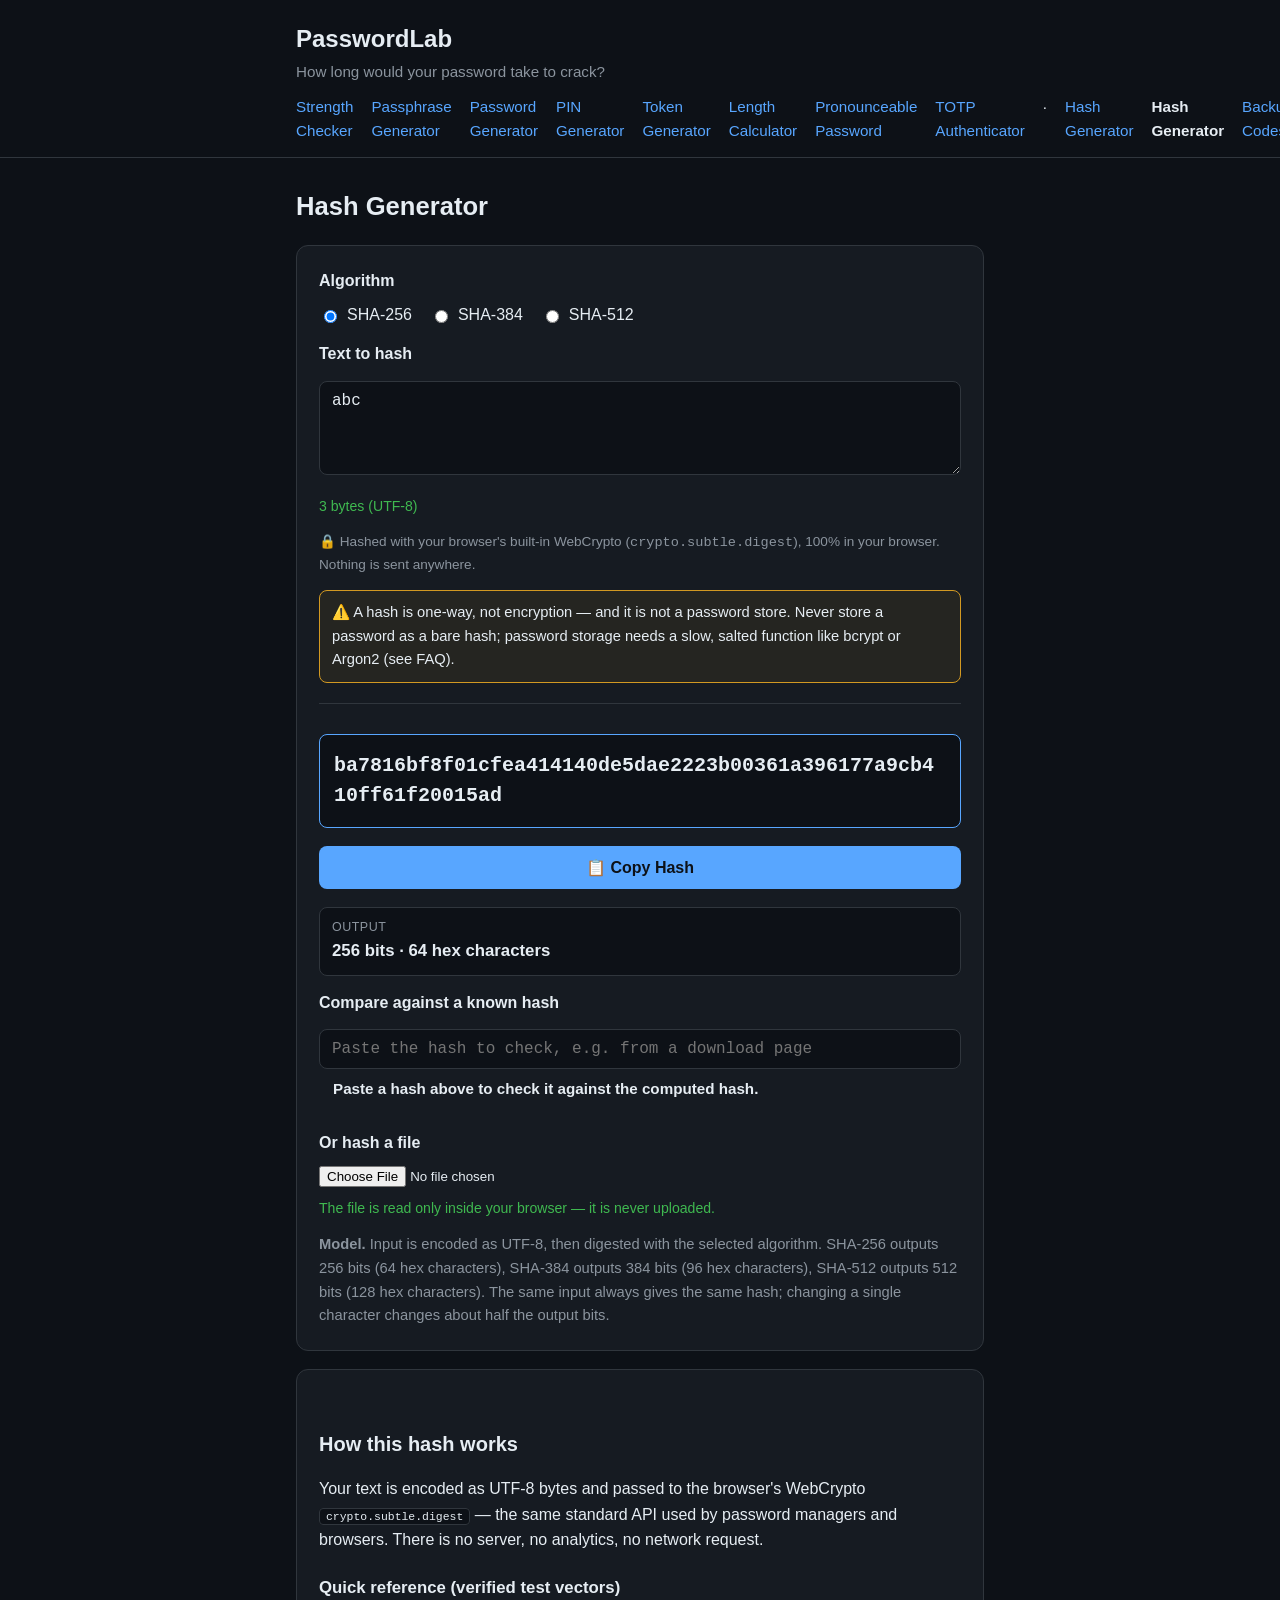
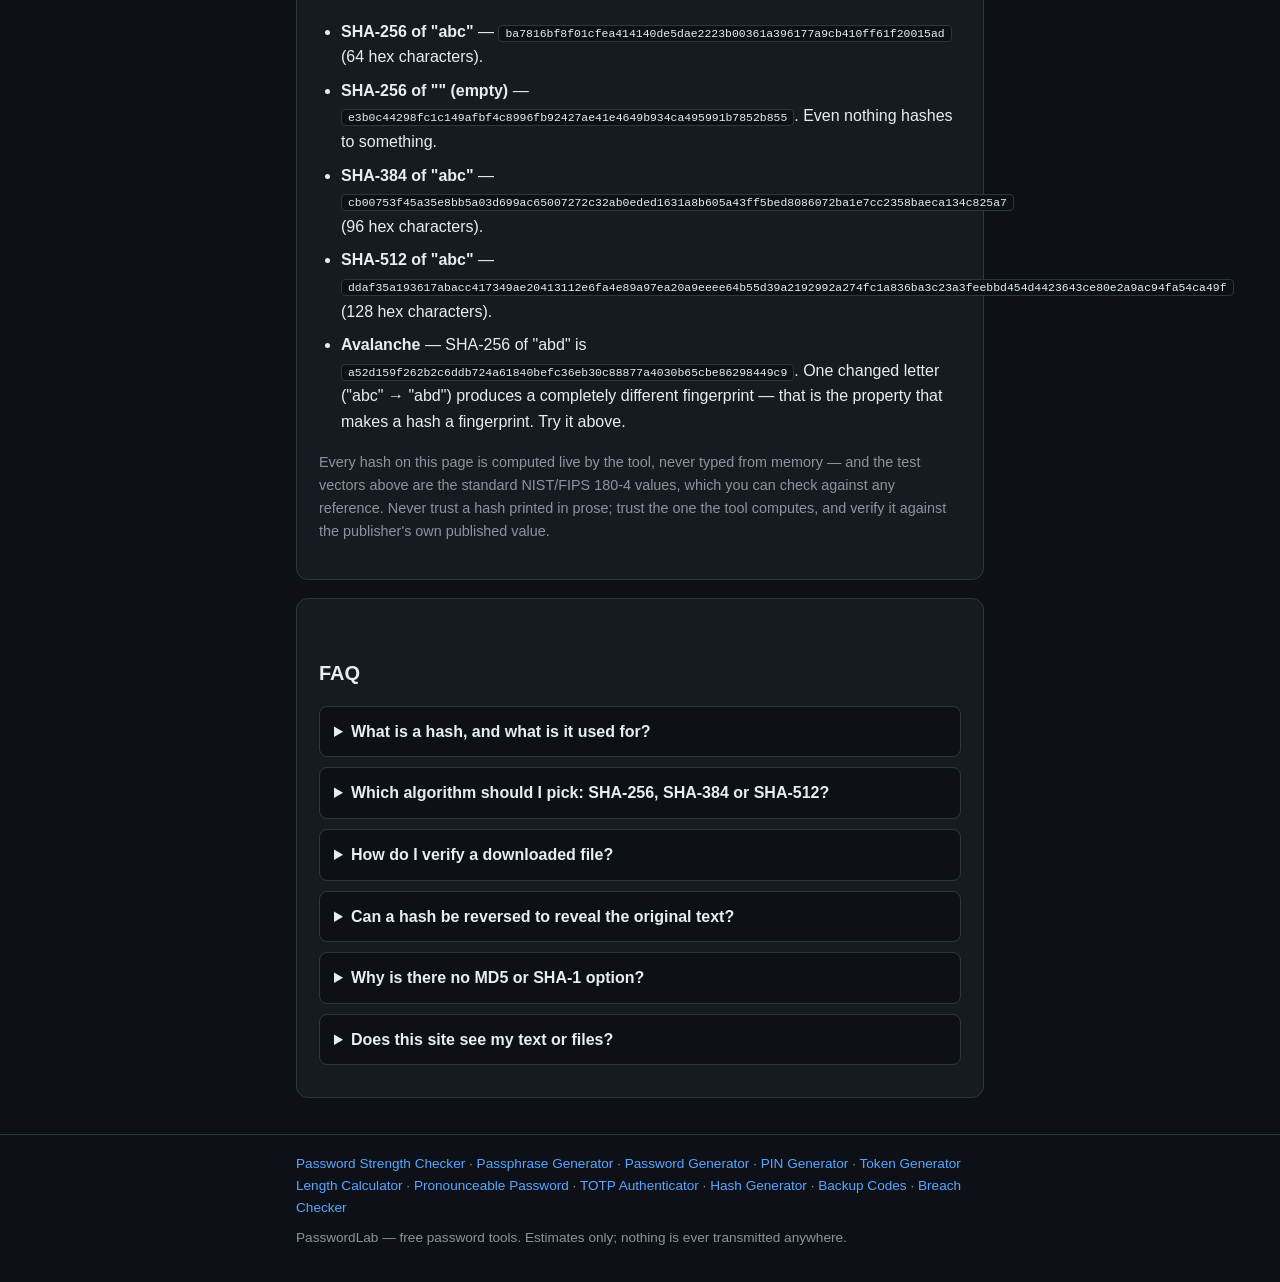
<file: hash-generator/index.html>
<!DOCTYPE html>
<html lang="en">
<head>
<meta charset="UTF-8">
<meta name="viewport" content="width=device-width, initial-scale=1.0">
<title>Hash Generator — SHA-256, SHA-384 & SHA-512 Online | PasswordLab</title>
<meta name="description" content="Generate a SHA-256, SHA-384 or SHA-512 hash of any text or file, compare it against a known hash, and verify downloads. Runs entirely in your browser — nothing leaves your device.">
<meta name="keywords" content="hash generator, sha-256 generator, sha-512 calculator, sha-384 hash, file hash checker, checksum verifier">
<meta property="og:title" content="Hash Generator — SHA-256, SHA-384 & SHA-512">
<meta property="og:description" content="Hash any text or file with SHA-256, SHA-384 or SHA-512, and compare the result against a known hash. Free, instant, and entirely in your browser.">
<meta property="og:type" content="website">
<meta property="og:url" content="https://password.mimito6.uk/hash-generator">
<link rel="canonical" href="https://password.mimito6.uk/hash-generator">
<link rel="stylesheet" href="../styles.css">
<script type="application/ld+json">
{
  "@context": "https://schema.org",
  "@type": "WebApplication",
  "name": "PasswordLab Hash Generator",
  "url": "https://password.mimito6.uk/hash-generator",
  "applicationCategory": "SecurityApplication",
  "operatingSystem": "Web",
  "browserRequirements": "Requires JavaScript",
  "offers": { "@type": "Offer", "price": "0", "priceCurrency": "USD" },
  "description": "Generates SHA-256, SHA-384 and SHA-512 hashes of text or files, and compares a computed hash against a pasted one. Runs entirely in the browser; nothing ever leaves the device."
}
</script>
<script type="application/ld+json">
{
  "@context": "https://schema.org",
  "@type": "FAQPage",
  "mainEntity": [
    {"@type": "Question", "name": "What is a hash, and what is it used for?",
     "acceptedAnswer": {"@type": "Answer", "text": "A hash is a fixed-length fingerprint of some input: SHA-256 always produces 64 hex characters, no matter whether the input is one letter or a whole book. It is used to verify integrity — if two files have the same SHA-256 hash, they are the same file for all practical purposes — and to fingerprint data without storing the data itself."}},
    {"@type": "Question", "name": "Which algorithm should I pick: SHA-256, SHA-384 or SHA-512?",
     "acceptedAnswer": {"@type": "Answer", "text": "SHA-256 (256 bits) is the default almost everywhere and is what most download pages publish. SHA-512 (512 bits) gives a larger safety margin and is faster on 64-bit systems; SHA-384 is SHA-512 truncated to 384 bits. For verifying a download, use whichever hash the source published — the algorithm must match, or the comparison is meaningless."}},
    {"@type": "Question", "name": "How do I verify a downloaded file?",
     "acceptedAnswer": {"@type": "Answer", "text": "Copy the hash the download page publishes, pick the same algorithm, drop the file into the file box above, and paste the published hash into the compare box. A match means the file you received is byte-for-byte the file the publisher hashed. A mismatch means it was altered or corrupted in transit — do not run it."}},
    {"@type": "Question", "name": "Can a hash be reversed to reveal the original text?",
     "acceptedAnswer": {"@type": "Answer", "text": "No. Hashing is one-way: there is no key and no decode step. An attacker can only guess inputs and hash them to see if they match — which is why short, predictable inputs (like common passwords) are still guessable even as hashes, and why passwords must be stored with a slow, salted function such as bcrypt or Argon2, not a bare hash."}},
    {"@type": "Question", "name": "Why is there no MD5 or SHA-1 option?",
     "acceptedAnswer": {"@type": "Answer", "text": "Both are broken for collision resistance: researchers can craft two different inputs with the same MD5 or SHA-1 hash, so a matching hash no longer proves the file is genuine. They still appear on old download pages, but for any new verification SHA-256 or stronger is the honest choice."}},
    {"@type": "Question", "name": "Does this site see my text or files?",
     "acceptedAnswer": {"@type": "Answer", "text": "No. There is no backend and no network requests. Hashing happens with the browser's built-in WebCrypto API, entirely on your device. Refreshing the page destroys the input — nothing is ever uploaded."}}
  ]
}
</script>
</head>
<body>
<header class="site-header">
  <div class="wrap">
    <div class="brand"><a href="/" class="brand-link">PasswordLab</a></div>
    <p class="tagline">How long would your password take to crack?</p>
    <nav class="site-nav" aria-label="Site">
      <a href="/">Strength Checker</a>
      <a href="/passphrase-generator">Passphrase Generator</a>
      <a href="/password-generator">Password Generator</a>
      <a href="/pin-generator">PIN Generator</a>
      <a href="/token-generator">Token Generator</a>
      <a href="/password-length">Length Calculator</a>
      <a href="/pronounceable-password">Pronounceable Password</a>
      <a href="/totp-generator">TOTP Authenticator</a> · <a href="/hash-generator">Hash Generator</a>
      <a href="/hash-generator" aria-current="page">Hash Generator</a>
     <a href="/backup-codes">Backup Codes</a>
          <a href="/breach-checker">Breach Checker</a>
    </nav>
  </div>
</header>

<main class="wrap">
  <h1>Hash Generator</h1>

  <section class="tool" aria-label="Hash generator">
    <div class="opt-row">
      <span class="pw-label">Algorithm</span>
      <div class="radio-group">
        <label><input type="radio" name="hashAlgo" value="SHA-256" checked> SHA-256</label>
        <label><input type="radio" name="hashAlgo" value="SHA-384"> SHA-384</label>
        <label><input type="radio" name="hashAlgo" value="SHA-512"> SHA-512</label>
      </div>
    </div>
    <div class="opt-row">
      <label for="hashInput" class="pw-label">Text to hash</label>
      <textarea id="hashInput" class="text-input textarea" rows="4" aria-label="Text to hash">abc</textarea>
      <p class="copy-hint" id="inputBytes">3 bytes (UTF-8)</p>
    </div>

    <p class="privacy">🔒 Hashed with your browser's built-in WebCrypto (<code>crypto.subtle.digest</code>), 100% in your browser. Nothing is sent anywhere.</p>

    <p class="warn note">⚠️ A hash is one-way, not encryption — and it is not a password store. Never store a password as a bare hash; password storage needs a slow, salted function like bcrypt or Argon2 (see FAQ).</p>

    <div class="result" id="result" hidden>
      <div class="pw-output" id="hashOutput" aria-live="polite">–</div>
      <div class="btn-row">
        <button id="copyHashBtn" type="button" class="copy-btn">📋 Copy Hash</button>
      </div>
      <p class="copy-hint" id="copyHint" hidden>Copied to clipboard.</p>
      <div class="stats">
        <div class="stat"><span class="stat-k">Output</span><span class="stat-v" id="hashBits">256 bits · 64 hex characters</span></div>
      </div>
    </div>

    <div class="opt-row">
      <label for="compareInput" class="pw-label">Compare against a known hash</label>
      <input type="text" id="compareInput" class="text-input" placeholder="Paste the hash to check, e.g. from a download page" aria-label="Hash to compare against">
      <div class="verdict" id="compareVerdict">Hash something first, then paste a hash to compare.</div>
    </div>

    <div class="opt-row">
      <label for="hashFile" class="pw-label">Or hash a file</label>
      <input type="file" id="hashFile" aria-label="File to hash">
      <p class="copy-hint" id="fileStatus">The file is read only inside your browser — it is never uploaded.</p>
    </div>

    <p class="model-note"><strong>Model.</strong> Input is encoded as UTF-8, then digested with the selected algorithm. SHA-256 outputs 256 bits (64 hex characters), SHA-384 outputs 384 bits (96 hex characters), SHA-512 outputs 512 bits (128 hex characters). The same input always gives the same hash; changing a single character changes about half the output bits.</p>
  </section>

  <section class="method" aria-label="How the hash works">
    <h2>How this hash works</h2>
    <p>Your text is encoded as UTF-8 bytes and passed to the browser's WebCrypto
    <code>crypto.subtle.digest</code> — the same standard API used by password managers
    and browsers. There is no server, no analytics, no network request.</p>
    <h3>Quick reference (verified test vectors)</h3>
    <ul>
      <li><strong>SHA-256 of "abc"</strong> — <code>ba7816bf8f01cfea414140de5dae2223b00361a396177a9cb410ff61f20015ad</code> (64 hex characters).</li>
      <li><strong>SHA-256 of "" (empty)</strong> — <code>e3b0c44298fc1c149afbf4c8996fb92427ae41e4649b934ca495991b7852b855</code>. Even nothing hashes to something.</li>
      <li><strong>SHA-384 of "abc"</strong> — <code>cb00753f45a35e8bb5a03d699ac65007272c32ab0eded1631a8b605a43ff5bed8086072ba1e7cc2358baeca134c825a7</code> (96 hex characters).</li>
      <li><strong>SHA-512 of "abc"</strong> — <code>ddaf35a193617abacc417349ae20413112e6fa4e89a97ea20a9eeee64b55d39a2192992a274fc1a836ba3c23a3feebbd454d4423643ce80e2a9ac94fa54ca49f</code> (128 hex characters).</li>
      <li><strong>Avalanche</strong> — SHA-256 of "abd" is <code>a52d159f262b2c6ddb724a61840befc36eb30c88877a4030b65cbe86298449c9</code>. One changed letter ("abc" → "abd") produces a completely different fingerprint — that is the property that makes a hash a fingerprint. Try it above.</li>
    </ul>
    <p class="honest">Every hash on this page is computed live by the tool, never typed from
    memory — and the test vectors above are the standard NIST/FIPS 180-4 values, which
    you can check against any reference. Never trust a hash printed in prose; trust the
    one the tool computes, and verify it against the publisher's own published value.</p>
  </section>

  <section class="faq" aria-label="Frequently asked questions">
    <h2>FAQ</h2>
    <details>
      <summary>What is a hash, and what is it used for?</summary>
      <p>A hash is a fixed-length fingerprint of some input: SHA-256 always produces 64 hex
      characters, whether the input is one letter or a whole book. It is used to verify
      integrity — if two files have the same SHA-256 hash, they are the same file for all
      practical purposes — and to fingerprint data without storing the data itself.</p>
    </details>
    <details>
      <summary>Which algorithm should I pick: SHA-256, SHA-384 or SHA-512?</summary>
      <p>SHA-256 (256 bits) is the default almost everywhere and is what most download pages
      publish. SHA-512 (512 bits) gives a larger safety margin and is faster on 64-bit
      systems; SHA-384 is SHA-512 truncated to 384 bits. For verifying a download, use
      whichever hash the source published — the algorithm must match, or the comparison is
      meaningless.</p>
    </details>
    <details>
      <summary>How do I verify a downloaded file?</summary>
      <p>Copy the hash the download page publishes, pick the same algorithm, drop the file
      into the file box above, and paste the published hash into the compare box. A match
      means the file you received is byte-for-byte the file the publisher hashed. A mismatch
      means it was altered or corrupted in transit — do not run it.</p>
    </details>
    <details>
      <summary>Can a hash be reversed to reveal the original text?</summary>
      <p>No. Hashing is one-way: there is no key and no decode step. An attacker can only
      guess inputs and hash them to see if they match — which is why short, predictable
      inputs (like common passwords) are still guessable even as hashes, and why passwords
      must be stored with a slow, salted function such as bcrypt or Argon2, not a bare hash.</p>
    </details>
    <details>
      <summary>Why is there no MD5 or SHA-1 option?</summary>
      <p>Both are broken for collision resistance: researchers can craft two different inputs
      with the same MD5 or SHA-1 hash, so a matching hash no longer proves the file is
      genuine. They still appear on old download pages, but for any new verification SHA-256
      or stronger is the honest choice.</p>
    </details>
    <details>
      <summary>Does this site see my text or files?</summary>
      <p>No. Generation and all math happen inside this page. Refreshing destroys the input,
      so copy the hash before you leave.</p>
    </details>
  </section>
</main>

<footer class="site-footer">
  <div class="wrap">
    <p class="footer-links"><a href="/">Password Strength Checker</a> · <a href="/passphrase-generator">Passphrase Generator</a> · <a href="/password-generator">Password Generator</a> · <a href="/pin-generator">PIN Generator</a> · <a href="/token-generator">Token Generator</a>
      <a href="/password-length">Length Calculator</a> · <a href="/pronounceable-password">Pronounceable Password</a> · <a href="/totp-generator">TOTP Authenticator</a> · <a href="/hash-generator">Hash Generator</a> · <a href="/backup-codes">Backup Codes</a> · <a href="/breach-checker">Breach Checker</a></p>
    <p>PasswordLab — free password tools. Estimates only; nothing is ever transmitted anywhere.</p>
  </div>
</footer>

<script src="../hash.js"></script>
</body>
</html>
</file>
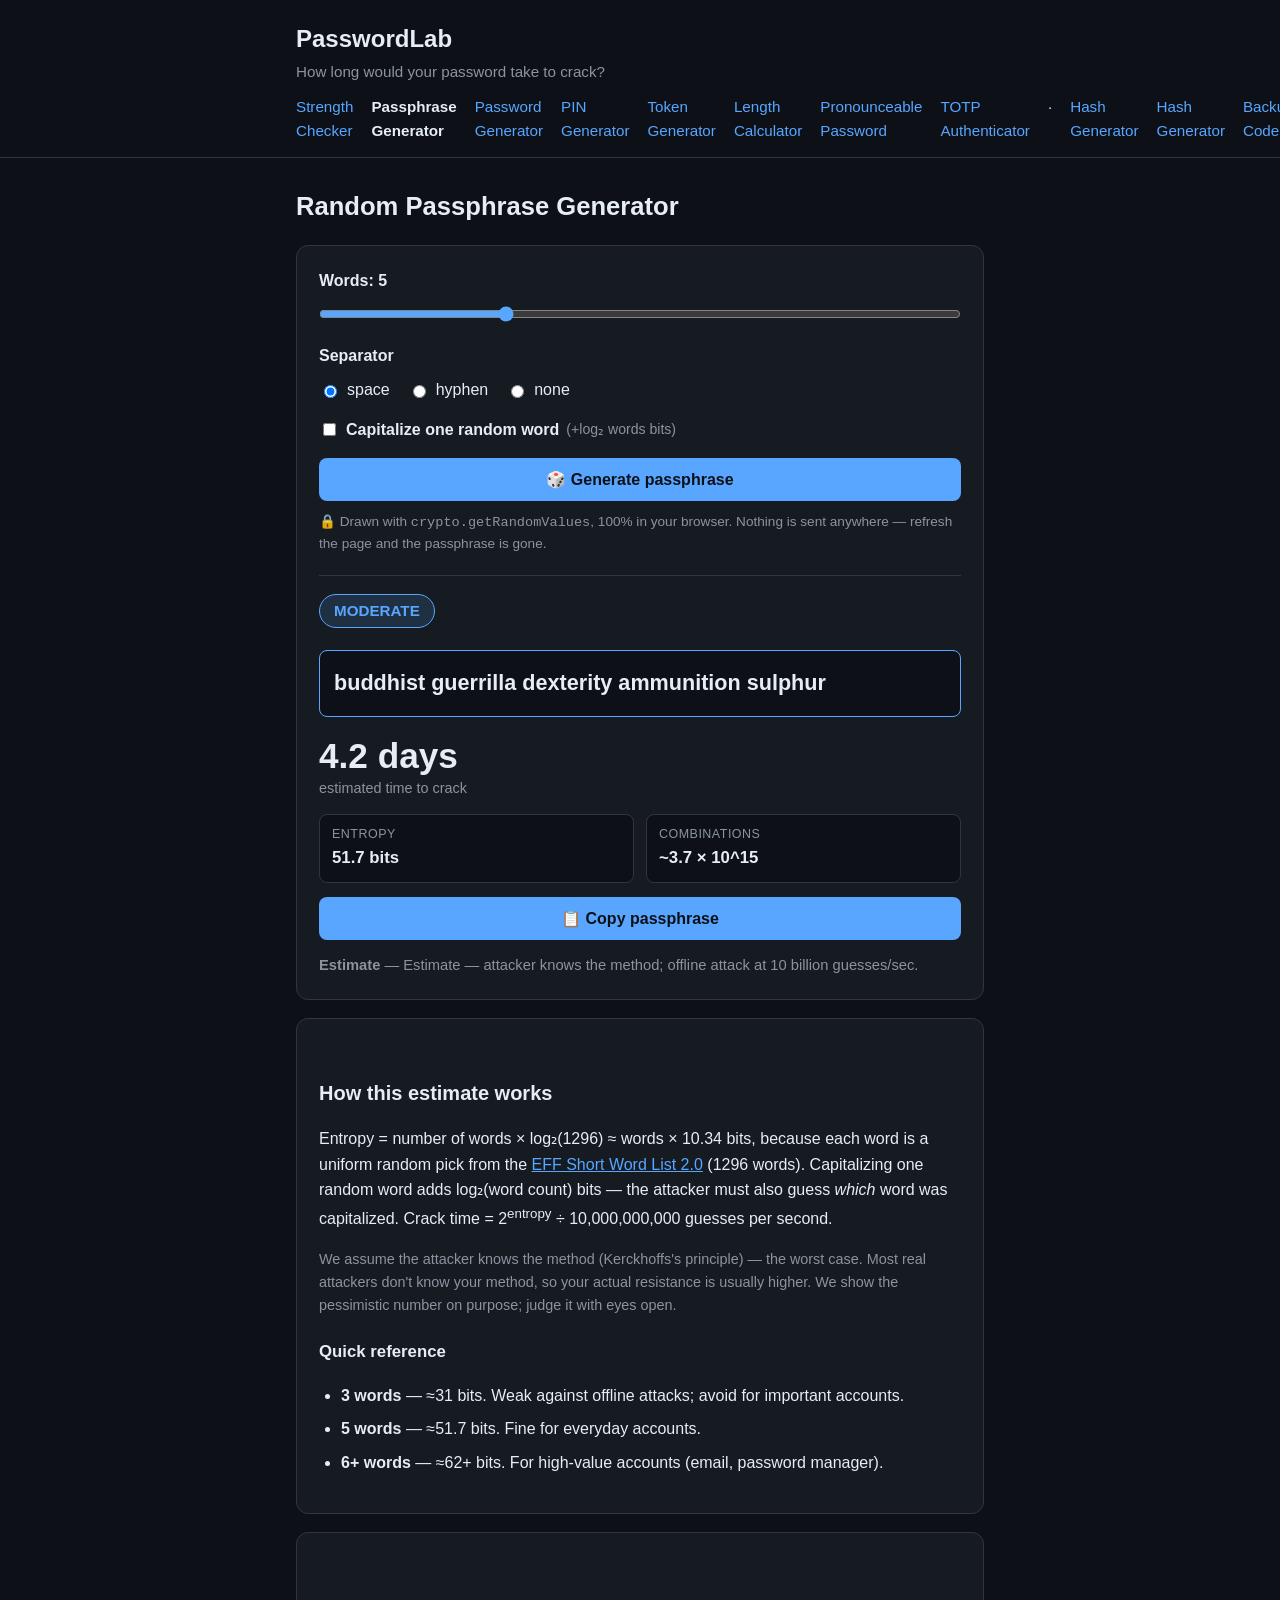
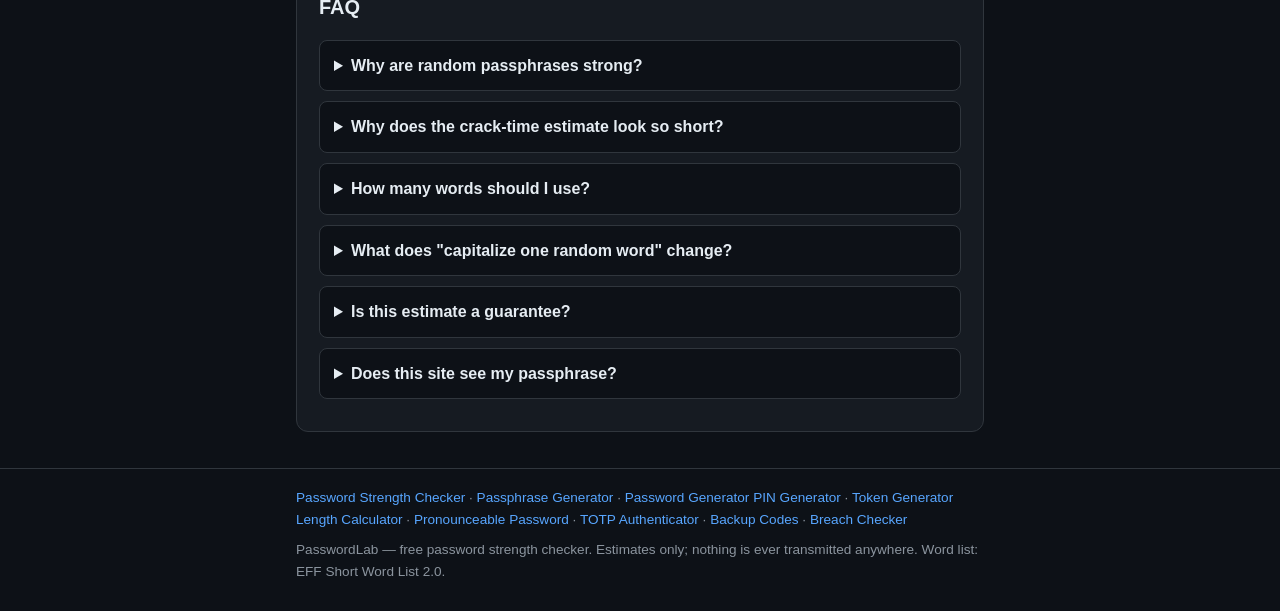
<file: passphrase-generator/index.html>
<!DOCTYPE html>
<html lang="en">
<head>
<meta charset="UTF-8">
<meta name="viewport" content="width=device-width, initial-scale=1.0">
<title>Passphrase Generator — Random Diceware-Style Passphrases | PasswordLab</title>
<meta name="description" content="Generate a truly random, memorable passphrase from the EFF diceware word list (1296 words) with an honest entropy and crack-time estimate. 100% in-browser, cryptographically random, nothing leaves your device.">
<meta name="keywords" content="passphrase generator, diceware generator, random passphrase, memorable password generator, xkcd password">
<meta property="og:title" content="Passphrase Generator — Random, Memorable, Strong">
<meta property="og:description" content="Truly random passphrases from the EFF diceware word list, with an honest entropy estimate. Runs entirely in your browser.">
<meta property="og:type" content="website">
<meta property="og:url" content="https://password.mimito6.uk/passphrase-generator">
<link rel="canonical" href="https://password.mimito6.uk/passphrase-generator">
<link rel="stylesheet" href="../styles.css">
<script type="application/ld+json">
{
  "@context": "https://schema.org",
  "@type": "WebApplication",
  "name": "PasswordLab Passphrase Generator",
  "url": "https://password.mimito6.uk/passphrase-generator",
  "applicationCategory": "SecurityApplication",
  "operatingSystem": "Web",
  "browserRequirements": "Requires JavaScript",
  "offers": { "@type": "Offer", "price": "0", "priceCurrency": "USD" },
  "description": "Generates cryptographically random diceware-style passphrases from the EFF short word list, with an honest entropy and crack-time estimate. Runs entirely in the browser; nothing ever leaves the device."
}
</script>
<script type="application/ld+json">
{
  "@context": "https://schema.org",
  "@type": "FAQPage",
  "mainEntity": [
    {"@type": "Question", "name": "Why are random passphrases strong?",
     "acceptedAnswer": {"@type": "Answer", "text": "Each word is a uniform random pick from a list of 1296 words, so every word adds log2(1296) ≈ 10.3 bits of entropy. A 5-word passphrase has about 51.7 bits — roughly 3.7 quadrillion combinations. The strength comes from the randomness of the picks, which a computer does far better than a human."}},
    {"@type": "Question", "name": "Why does the crack-time estimate look so short?",
     "acceptedAnswer": {"@type": "Answer", "text": "The estimate assumes the attacker already knows exactly how you generated the passphrase (the word list, the word count, the options) and brute-forces that known space offline at 10 billion guesses per second. That is the worst case under Kerckhoffs's principle. Real attackers usually start with common-password dictionaries and do not know your method, so your real-world resistance is typically much higher — but we report the pessimistic number so you can judge for yourself."}},
    {"@type": "Question", "name": "How many words should I use?",
     "acceptedAnswer": {"@type": "Answer", "text": "5 words (≈51.7 bits, ~4 days of worst-case offline brute force) is fine for everyday accounts. Use 6 or more (≈62+ bits, ~15+ years) for high-value accounts such as email or your password manager. 3 words is weak against a determined offline attack — avoid it for anything important."}},
    {"@type": "Question", "name": "What does 'capitalize one random word' change?",
     "acceptedAnswer": {"@type": "Answer", "text": "It adds log2(word count) bits of entropy — about 2.3 bits for 5 words — because an attacker who knows the method must also guess which of the words was capitalized. Small but real, and it helps satisfy 'must contain uppercase' password rules."}},
    {"@type": "Question", "name": "Is this estimate a guarantee?",
     "acceptedAnswer": {"@type": "Answer", "text": "No. It is an estimate from a fixed, documented model: an attacker who knows the generation method, brute-forcing offline at 10 billion guesses per second. Real attackers may be weaker (they don't know your method) or stronger (targeted phishing, malware). Treat the number as a transparent benchmark, not a promise."}},
    {"@type": "Question", "name": "Does this site see my passphrase?",
     "acceptedAnswer": {"@type": "Answer", "text": "No. There is no backend and no network requests. Words are drawn with the browser's cryptographic random number generator (crypto.getRandomValues) and everything happens inside this page. Refreshing the page destroys the passphrase."}}
  ]
}
</script>
</head>
<body>
<header class="site-header">
  <div class="wrap">
    <div class="brand"><a href="/" class="brand-link">PasswordLab</a></div>
    <p class="tagline">How long would your password take to crack?</p>
    <nav class="site-nav" aria-label="Site">
      <a href="/">Strength Checker</a>
      <a href="/passphrase-generator" aria-current="page">Passphrase Generator</a>
      <a href="/password-generator">Password Generator</a>
      <a href="/pin-generator">PIN Generator</a>
      <a href="/token-generator">Token Generator</a>
      <a href="/password-length">Length Calculator</a>
      <a href="/pronounceable-password">Pronounceable Password</a>
      <a href="/totp-generator">TOTP Authenticator</a> · <a href="/hash-generator">Hash Generator</a>
      <a href="/hash-generator">Hash Generator</a>
     <a href="/backup-codes">Backup Codes</a>
          <a href="/breach-checker">Breach Checker</a>
    </nav>
  </div>
</header>

<main class="wrap">
  <h1>Random Passphrase Generator</h1>

  <section class="tool" aria-label="Passphrase generator">
    <div class="opt-row">
      <label for="wordCount" class="pw-label">Words: <span id="countLabel">5</span></label>
      <input type="range" id="wordCount" min="3" max="10" value="5" step="1" aria-label="Number of words">
    </div>
    <div class="opt-row">
      <span class="pw-label">Separator</span>
      <div class="radio-group">
        <label><input type="radio" name="sep" value=" " checked> space</label>
        <label><input type="radio" name="sep" value="-"> hyphen</label>
        <label><input type="radio" name="sep" value=""> none</label>
      </div>
    </div>
    <div class="opt-row">
      <label class="check-label"><input type="checkbox" id="capCheck"> Capitalize one random word <span class="opt-note">(+log₂ words bits)</span></label>
    </div>
    <button id="genBtn" type="button" class="copy-btn">🎲 Generate passphrase</button>

    <p class="privacy">🔒 Drawn with <code>crypto.getRandomValues</code>, 100% in your browser. Nothing is sent anywhere — refresh the page and the passphrase is gone.</p>

    <div class="result" id="result" hidden>
      <div class="verdict" id="verdict">–</div>
      <div class="phrase-box" id="output" aria-live="polite">–</div>
      <div class="bignum" id="bignum">–</div>
      <div class="bignum-sub">estimated time to crack</div>
      <div class="stats">
        <div class="stat"><span class="stat-k">Entropy</span><span class="stat-v" id="entropy">–</span></div>
        <div class="stat"><span class="stat-k">Combinations</span><span class="stat-v" id="combos">–</span></div>
      </div>
      <button id="copyBtn" type="button" class="copy-btn">📋 Copy passphrase</button>
      <p class="copy-hint" id="copyHint" hidden>Copied to clipboard.</p>
    </div>

    <p class="model-note"><strong>Estimate</strong> — <span id="modelNote">attacker knows the method; offline attack at 10 billion guesses/sec.</span></p>
  </section>

  <section class="method" aria-label="How the estimate works">
    <h2>How this estimate works</h2>
    <p>Entropy = number of words × log₂(1296) ≈ words × 10.34 bits, because each word is a uniform
    random pick from the <a href="https://www.eff.org/dice">EFF Short Word List 2.0</a> (1296 words).
    Capitalizing one random word adds log₂(word count) bits — the attacker must also guess
    <em>which</em> word was capitalized. Crack time = 2<sup>entropy</sup> ÷ 10,000,000,000 guesses
    per second.</p>
    <p class="honest">We assume the attacker knows the method (Kerckhoffs's principle) — the worst case.
    Most real attackers don't know your method, so your actual resistance is usually higher. We show
    the pessimistic number on purpose; judge it with eyes open.</p>
    <h3>Quick reference</h3>
    <ul>
      <li><strong>3 words</strong> — ≈31 bits. Weak against offline attacks; avoid for important accounts.</li>
      <li><strong>5 words</strong> — ≈51.7 bits. Fine for everyday accounts.</li>
      <li><strong>6+ words</strong> — ≈62+ bits. For high-value accounts (email, password manager).</li>
    </ul>
  </section>

  <section class="faq" aria-label="Frequently asked questions">
    <h2>FAQ</h2>
    <details>
      <summary>Why are random passphrases strong?</summary>
      <p>Each word is a uniform random pick from 1296 words, so every word adds ≈10.3 bits of entropy:
      a 5-word passphrase has about 51.7 bits — roughly 3.7 quadrillion combinations. The strength comes
      from the randomness of the picks, which a computer does far better than a human. Don't invent
      words yourself — human "randomness" is predictable.</p>
    </details>
    <details>
      <summary>Why does the crack-time estimate look so short?</summary>
      <p>It assumes the attacker already knows exactly how you generated the passphrase and brute-forces
      that known space offline at 10 billion guesses per second — the worst case. Real attackers usually
      start with common-password dictionaries and don't know your method, so real-world resistance is
      typically much higher. We report the pessimistic number so you can judge for yourself.</p>
    </details>
    <details>
      <summary>How many words should I use?</summary>
      <p>5 words (≈51.7 bits) is fine for everyday accounts. Use 6 or more (≈62+ bits, ~15+ years of
      worst-case offline brute force) for high-value accounts like email or your password manager.
      3 words is weak against a determined offline attack.</p>
    </details>
    <details>
      <summary>What does "capitalize one random word" change?</summary>
      <p>It adds log₂(word count) bits — about 2.3 bits for 5 words — because an attacker who knows the
      method must also guess <em>which</em> word was capitalized. Small but real, and it helps satisfy
      "must contain an uppercase letter" password rules.</p>
    </details>
    <details>
      <summary>Is this estimate a guarantee?</summary>
      <p>No — it is an estimate from a fixed, documented model. Real attackers may be weaker (they don't
      know your method) or stronger (targeted phishing, malware). Treat it as a transparent benchmark,
      not a promise.</p>
    </details>
    <details>
      <summary>Does this site see my passphrase?</summary>
      <p>No. There is no backend and no network requests. Words are drawn with the browser's
      cryptographic random generator (<code>crypto.getRandomValues</code>) and everything happens inside
      this page. Refresh the page and the passphrase is gone.</p>
    </details>
  </section>
</main>

<footer class="site-footer">
  <div class="wrap">
    <p class="footer-links"><a href="/">Password Strength Checker</a> · <a href="/passphrase-generator">Passphrase Generator</a> · <a href="/password-generator">Password Generator</a>
      <a href="/pin-generator">PIN Generator</a> · <a href="/token-generator">Token Generator</a>
      <a href="/password-length">Length Calculator</a> · <a href="/pronounceable-password">Pronounceable Password</a> · <a href="/totp-generator">TOTP Authenticator</a> · <a href="/backup-codes">Backup Codes</a> · <a href="/breach-checker">Breach Checker</a></p>
    <p>PasswordLab — free password strength checker. Estimates only; nothing is ever transmitted anywhere. Word list: EFF Short Word List 2.0.</p>
  </div>
</footer>

<script src="../passphrase.js"></script>
</body>
</html>
</file>
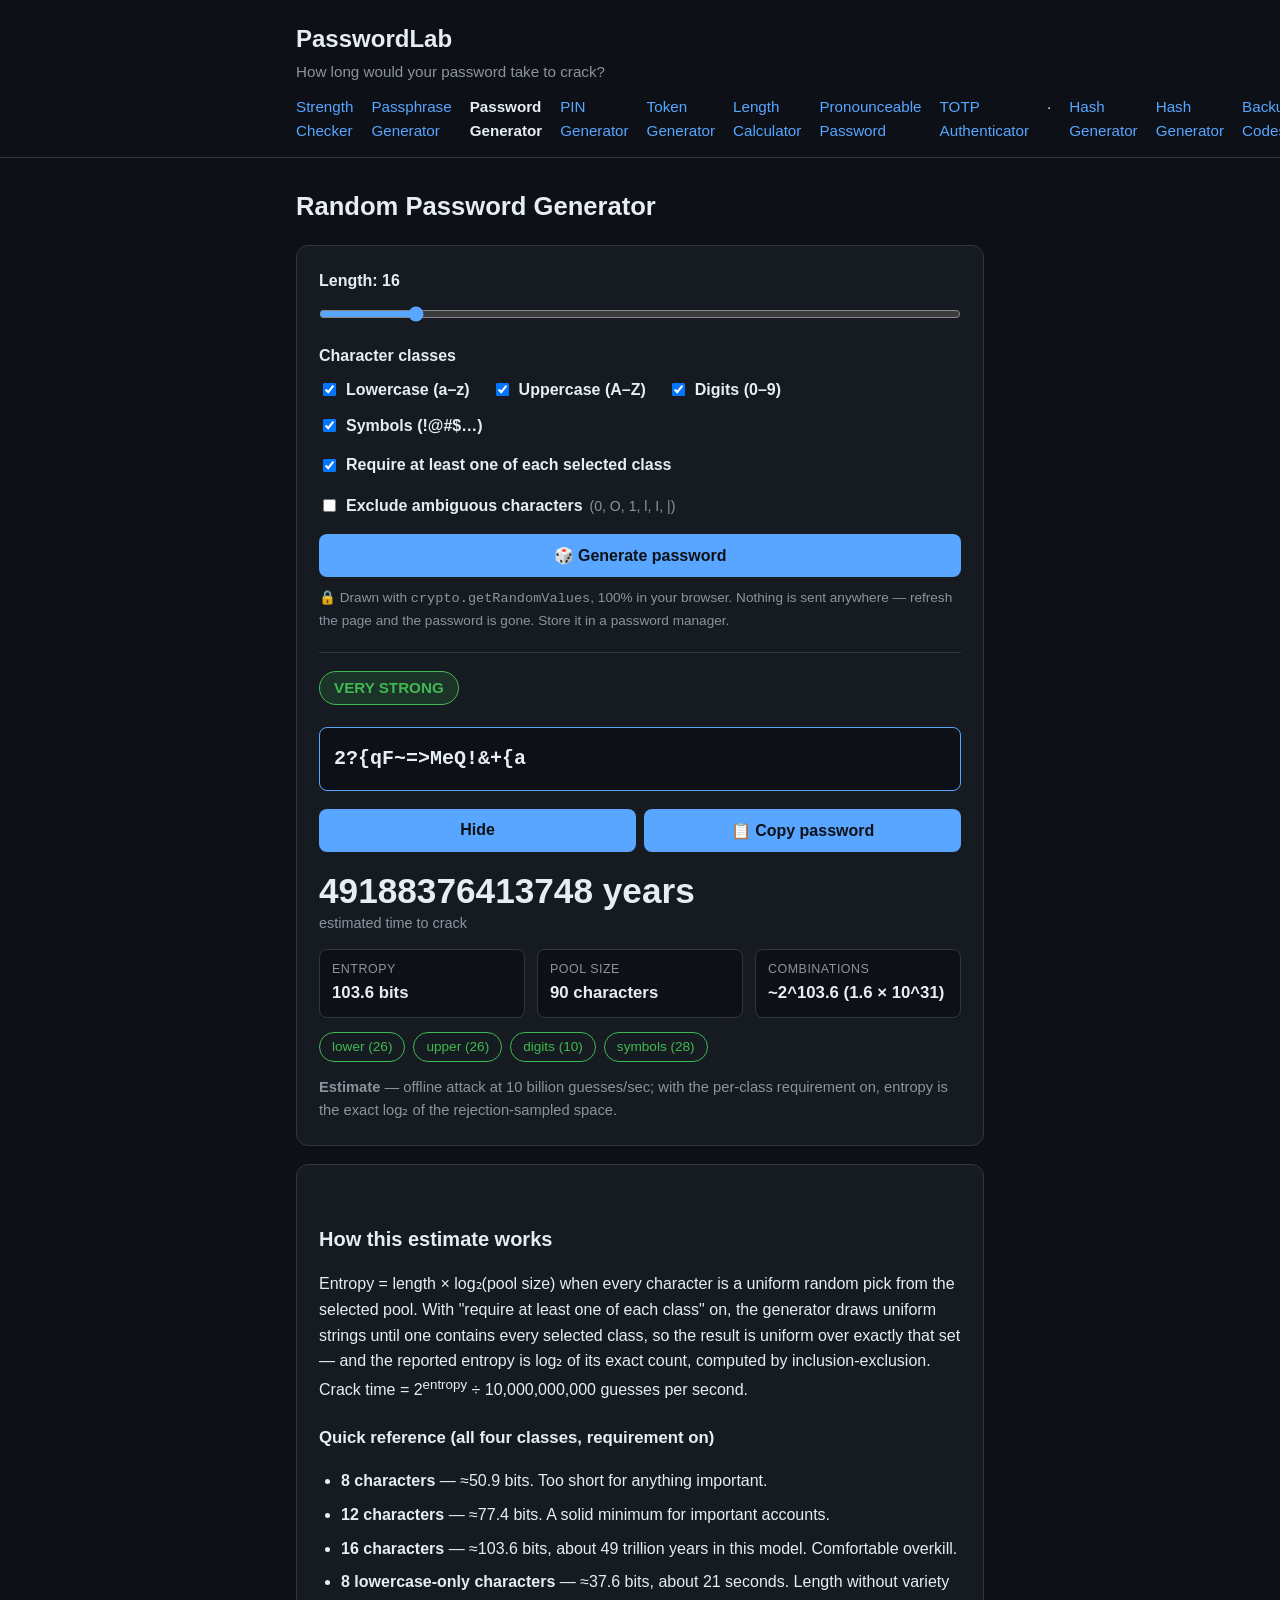
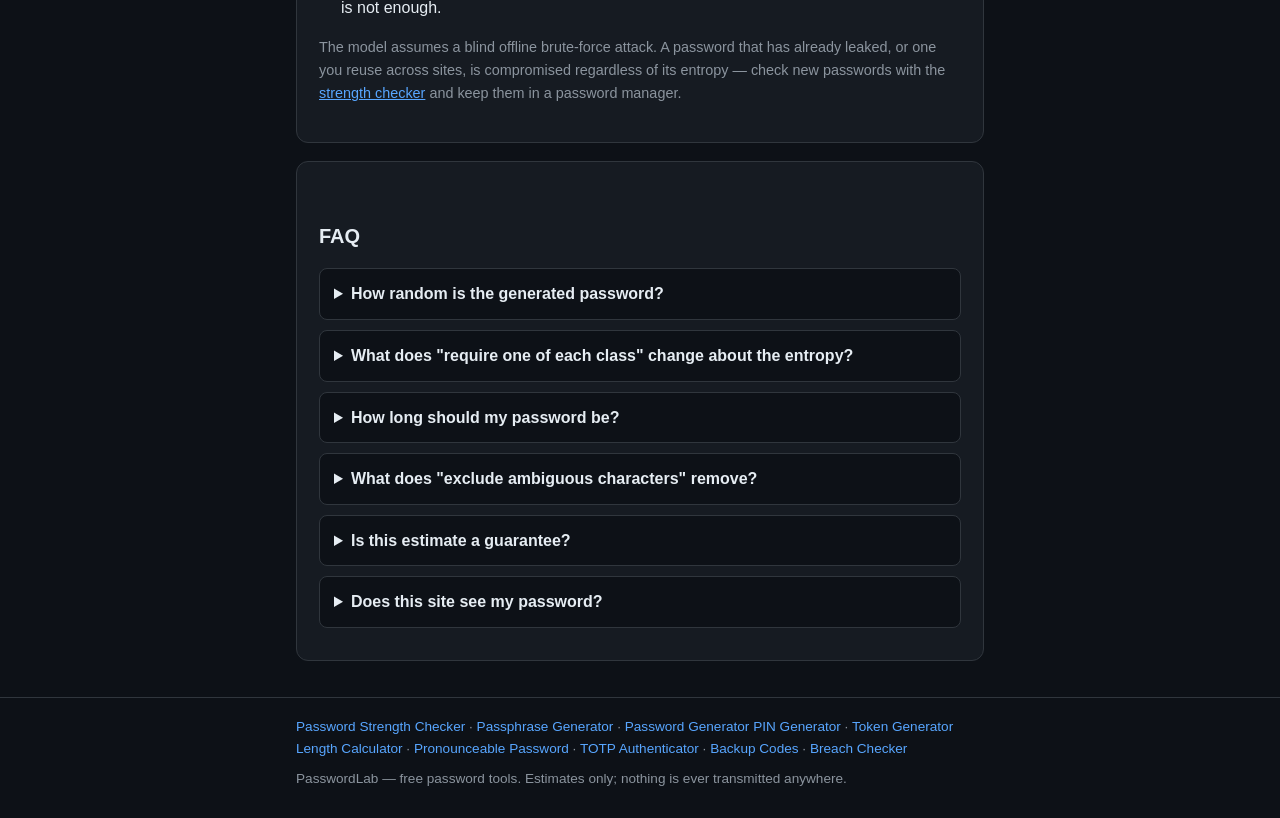
<file: password-generator/index.html>
<!DOCTYPE html>
<html lang="en">
<head>
<meta charset="UTF-8">
<meta name="viewport" content="width=device-width, initial-scale=1.0">
<title>Random Password Generator — Strong, Cryptographically Random | PasswordLab</title>
<meta name="description" content="Generate a strong random password in your browser: choose length and character classes, get an honest entropy and crack-time estimate. Crypto-random, no server, nothing leaves your device.">
<meta name="keywords" content="random password generator, strong password generator, secure password generator, generate password online, password entropy">
<meta property="og:title" content="Random Password Generator — Strong & Private">
<meta property="og:description" content="Cryptographically random passwords with an honest entropy estimate. Runs entirely in your browser — nothing is sent anywhere.">
<meta property="og:type" content="website">
<meta property="og:url" content="https://password.mimito6.uk/password-generator">
<link rel="canonical" href="https://password.mimito6.uk/password-generator">
<link rel="stylesheet" href="../styles.css">
<script type="application/ld+json">
{
  "@context": "https://schema.org",
  "@type": "WebApplication",
  "name": "PasswordLab Random Password Generator",
  "url": "https://password.mimito6.uk/password-generator",
  "applicationCategory": "SecurityApplication",
  "operatingSystem": "Web",
  "browserRequirements": "Requires JavaScript",
  "offers": { "@type": "Offer", "price": "0", "priceCurrency": "USD" },
  "description": "Generates cryptographically random passwords from user-selected character classes, with an honest entropy and crack-time estimate. Runs entirely in the browser; nothing ever leaves the device."
}
</script>
<script type="application/ld+json">
{
  "@context": "https://schema.org",
  "@type": "FAQPage",
  "mainEntity": [
    {"@type": "Question", "name": "How random is the generated password?",
     "acceptedAnswer": {"@type": "Answer", "text": "Each character is drawn with the browser's cryptographic random number generator (crypto.getRandomValues) using rejection sampling, so there is no modulo bias. The password is generated on your device only — there is no server and no network request."}},
    {"@type": "Question", "name": "What does 'require one of each class' change about the entropy?",
     "acceptedAnswer": {"@type": "Answer", "text": "Without that option, entropy is length times log2 of the pool size. With it on, the generator rejection-samples until every selected class appears at least once, so the result is uniform over exactly those strings, and the reported entropy is log2 of that exact count (computed by inclusion-exclusion). The difference is small: a 16-character password from all four classes is 103.9 bits without the requirement and 103.6 bits with it."}},
    {"@type": "Question", "name": "How long should my password be?",
     "acceptedAnswer": {"@type": "Answer", "text": "12 characters from all four classes (≈77.4 bits) is a solid minimum for important accounts; 16 characters (≈103.6 bits with the per-class requirement) is comfortably beyond any offline brute-force attack in the model. Length matters more than exotic symbols: adding 4 characters multiplies the search space by 90^4 — about 66 million."}},
    {"@type": "Question", "name": "What does 'exclude ambiguous characters' remove?",
     "acceptedAnswer": {"@type": "Answer", "text": "Exactly six characters: 0, O, 1, l, I and | — the ones people most often misread. Removing them shrinks the full pool from 90 to 84 characters, which costs only about 1.7 bits on a 16-character password, so readability is nearly free."}},
    {"@type": "Question", "name": "Is this estimate a guarantee?",
     "acceptedAnswer": {"@type": "Answer", "text": "No. It is an estimate from a fixed, documented model: an offline attack at 10 billion guesses per second against the full random space. Real attackers may be weaker (they don't know your method) or stronger (targeted phishing, malware, or a leaked database). Treat it as a transparent benchmark, not a promise."}},
    {"@type": "Question", "name": "Does this site see my password?",
     "acceptedAnswer": {"@type": "Answer", "text": "No. There is no backend and no network requests. Generation and all math happen inside this page. Refreshing the page destroys the password — copy it into a password manager before you leave."}}
  ]
}
</script>
</head>
<body>
<header class="site-header">
  <div class="wrap">
    <div class="brand"><a href="/" class="brand-link">PasswordLab</a></div>
    <p class="tagline">How long would your password take to crack?</p>
    <nav class="site-nav" aria-label="Site">
      <a href="/">Strength Checker</a>
      <a href="/passphrase-generator">Passphrase Generator</a>
      <a href="/password-generator" aria-current="page">Password Generator</a>
      <a href="/pin-generator">PIN Generator</a>
      <a href="/token-generator">Token Generator</a>
      <a href="/password-length">Length Calculator</a>
      <a href="/pronounceable-password">Pronounceable Password</a>
      <a href="/totp-generator">TOTP Authenticator</a> · <a href="/hash-generator">Hash Generator</a>
      <a href="/hash-generator">Hash Generator</a>
     <a href="/backup-codes">Backup Codes</a>
          <a href="/breach-checker">Breach Checker</a>
    </nav>
  </div>
</header>

<main class="wrap">
  <h1>Random Password Generator</h1>

  <section class="tool" aria-label="Password generator">
    <div class="opt-row">
      <label for="lenRange" class="pw-label">Length: <span id="lenLabel">16</span></label>
      <input type="range" id="lenRange" min="8" max="64" value="16" step="1" aria-label="Password length">
    </div>
    <div class="opt-row">
      <span class="pw-label">Character classes</span>
      <div class="check-grid">
        <label class="check-label"><input type="checkbox" id="lowerCheck" checked> Lowercase (a–z)</label>
        <label class="check-label"><input type="checkbox" id="upperCheck" checked> Uppercase (A–Z)</label>
        <label class="check-label"><input type="checkbox" id="digitsCheck" checked> Digits (0–9)</label>
        <label class="check-label"><input type="checkbox" id="symbolsCheck" checked> Symbols (!@#$…)</label>
      </div>
    </div>
    <div class="opt-row">
      <label class="check-label"><input type="checkbox" id="requireCheck" checked> Require at least one of each selected class</label>
    </div>
    <div class="opt-row">
      <label class="check-label"><input type="checkbox" id="ambiguousCheck"> Exclude ambiguous characters <span class="opt-note">(0, O, 1, l, I, |)</span></label>
    </div>
    <button id="genBtn" type="button" class="copy-btn">🎲 Generate password</button>

    <p class="privacy">🔒 Drawn with <code>crypto.getRandomValues</code>, 100% in your browser. Nothing is sent anywhere — refresh the page and the password is gone. Store it in a password manager.</p>

    <p class="warn" id="error" hidden></p>

    <div class="result" id="result" hidden>
      <div class="verdict" id="verdict">–</div>
      <div class="pw-output" id="output" data-hidden="false" aria-live="polite">–</div>
      <div class="btn-row">
        <button id="showBtn" type="button" class="copy-btn">Hide</button>
        <button id="copyBtn" type="button" class="copy-btn">📋 Copy password</button>
      </div>
      <p class="copy-hint" id="copyHint" hidden>Copied to clipboard.</p>
      <div class="bignum" id="bignum">–</div>
      <div class="bignum-sub">estimated time to crack</div>
      <div class="stats">
        <div class="stat"><span class="stat-k">Entropy</span><span class="stat-v" id="entropy">–</span></div>
        <div class="stat"><span class="stat-k">Pool size</span><span class="stat-v" id="poolSize">–</span></div>
        <div class="stat"><span class="stat-k">Combinations</span><span class="stat-v" id="combos">–</span></div>
      </div>
      <div class="charset" id="classChips" aria-label="Character classes used"></div>
    </div>

    <p class="model-note"><strong>Estimate</strong> — offline attack at 10 billion guesses/sec; with the per-class requirement on, entropy is the exact log₂ of the rejection-sampled space.</p>
  </section>

  <section class="method" aria-label="How the estimate works">
    <h2>How this estimate works</h2>
    <p>Entropy = length × log₂(pool size) when every character is a uniform random pick from the
    selected pool. With "require at least one of each class" on, the generator draws uniform strings
    until one contains every selected class, so the result is uniform over exactly that set — and the
    reported entropy is log₂ of its exact count, computed by inclusion-exclusion. Crack time =
    2<sup>entropy</sup> ÷ 10,000,000,000 guesses per second.</p>
    <h3>Quick reference (all four classes, requirement on)</h3>
    <ul>
      <li><strong>8 characters</strong> — ≈50.9 bits. Too short for anything important.</li>
      <li><strong>12 characters</strong> — ≈77.4 bits. A solid minimum for important accounts.</li>
      <li><strong>16 characters</strong> — ≈103.6 bits, about 49 trillion years in this model. Comfortable overkill.</li>
      <li><strong>8 lowercase-only characters</strong> — ≈37.6 bits, about 21 seconds. Length without variety is not enough.</li>
    </ul>
    <p class="honest">The model assumes a blind offline brute-force attack. A password that has already
    leaked, or one you reuse across sites, is compromised regardless of its entropy — check new
    passwords with the <a href="/">strength checker</a> and keep them in a password manager.</p>
  </section>

  <section class="faq" aria-label="Frequently asked questions">
    <h2>FAQ</h2>
    <details>
      <summary>How random is the generated password?</summary>
      <p>Each character comes from <code>crypto.getRandomValues</code> with rejection sampling (no
      modulo bias), entirely on your device. There is no server, no analytics, no network request.</p>
    </details>
    <details>
      <summary>What does "require one of each class" change about the entropy?</summary>
      <p>Without it, entropy is length × log₂(pool size). With it on, the generator rejection-samples
      until every selected class appears, and the reported entropy is the exact log₂ of that
      constrained space (inclusion-exclusion). The gap is small: 16 characters from all four classes
      is 103.9 bits unconstrained vs 103.6 bits constrained.</p>
    </details>
    <details>
      <summary>How long should my password be?</summary>
      <p>12 characters from all four classes (≈77.4 bits) is a solid minimum; 16 (≈103.6 bits) is
      comfortably beyond offline brute force in this model. Prefer a password manager over memorizing
      long strings — and prefer a <a href="/passphrase-generator">passphrase</a> when you must remember it.</p>
    </details>
    <details>
      <summary>What does "exclude ambiguous characters" remove?</summary>
      <p>Exactly six characters: 0, O, 1, l, I and |. The full pool drops from 90 to 84 characters,
      costing only about 1.7 bits on a 16-character password — readability is nearly free.</p>
    </details>
    <details>
      <summary>Is this estimate a guarantee?</summary>
      <p>No — it is an estimate from a fixed, documented model. Real attackers may be weaker (they don't
      know your method) or stronger (phishing, malware, leaked databases). Treat it as a transparent
      benchmark, not a promise.</p>
    </details>
    <details>
      <summary>Does this site see my password?</summary>
      <p>No. Generation and all math happen inside this page. Refreshing destroys the password, so
      copy it into a password manager before you leave.</p>
    </details>
  </section>
</main>

<footer class="site-footer">
  <div class="wrap">
    <p class="footer-links"><a href="/">Password Strength Checker</a> · <a href="/passphrase-generator">Passphrase Generator</a> · <a href="/password-generator">Password Generator</a>
      <a href="/pin-generator">PIN Generator</a> · <a href="/token-generator">Token Generator</a>
      <a href="/password-length">Length Calculator</a> · <a href="/pronounceable-password">Pronounceable Password</a> · <a href="/totp-generator">TOTP Authenticator</a> · <a href="/backup-codes">Backup Codes</a> · <a href="/breach-checker">Breach Checker</a></p>
    <p>PasswordLab — free password tools. Estimates only; nothing is ever transmitted anywhere.</p>
  </div>
</footer>

<script src="../password.js"></script>
</body>
</html>
</file>
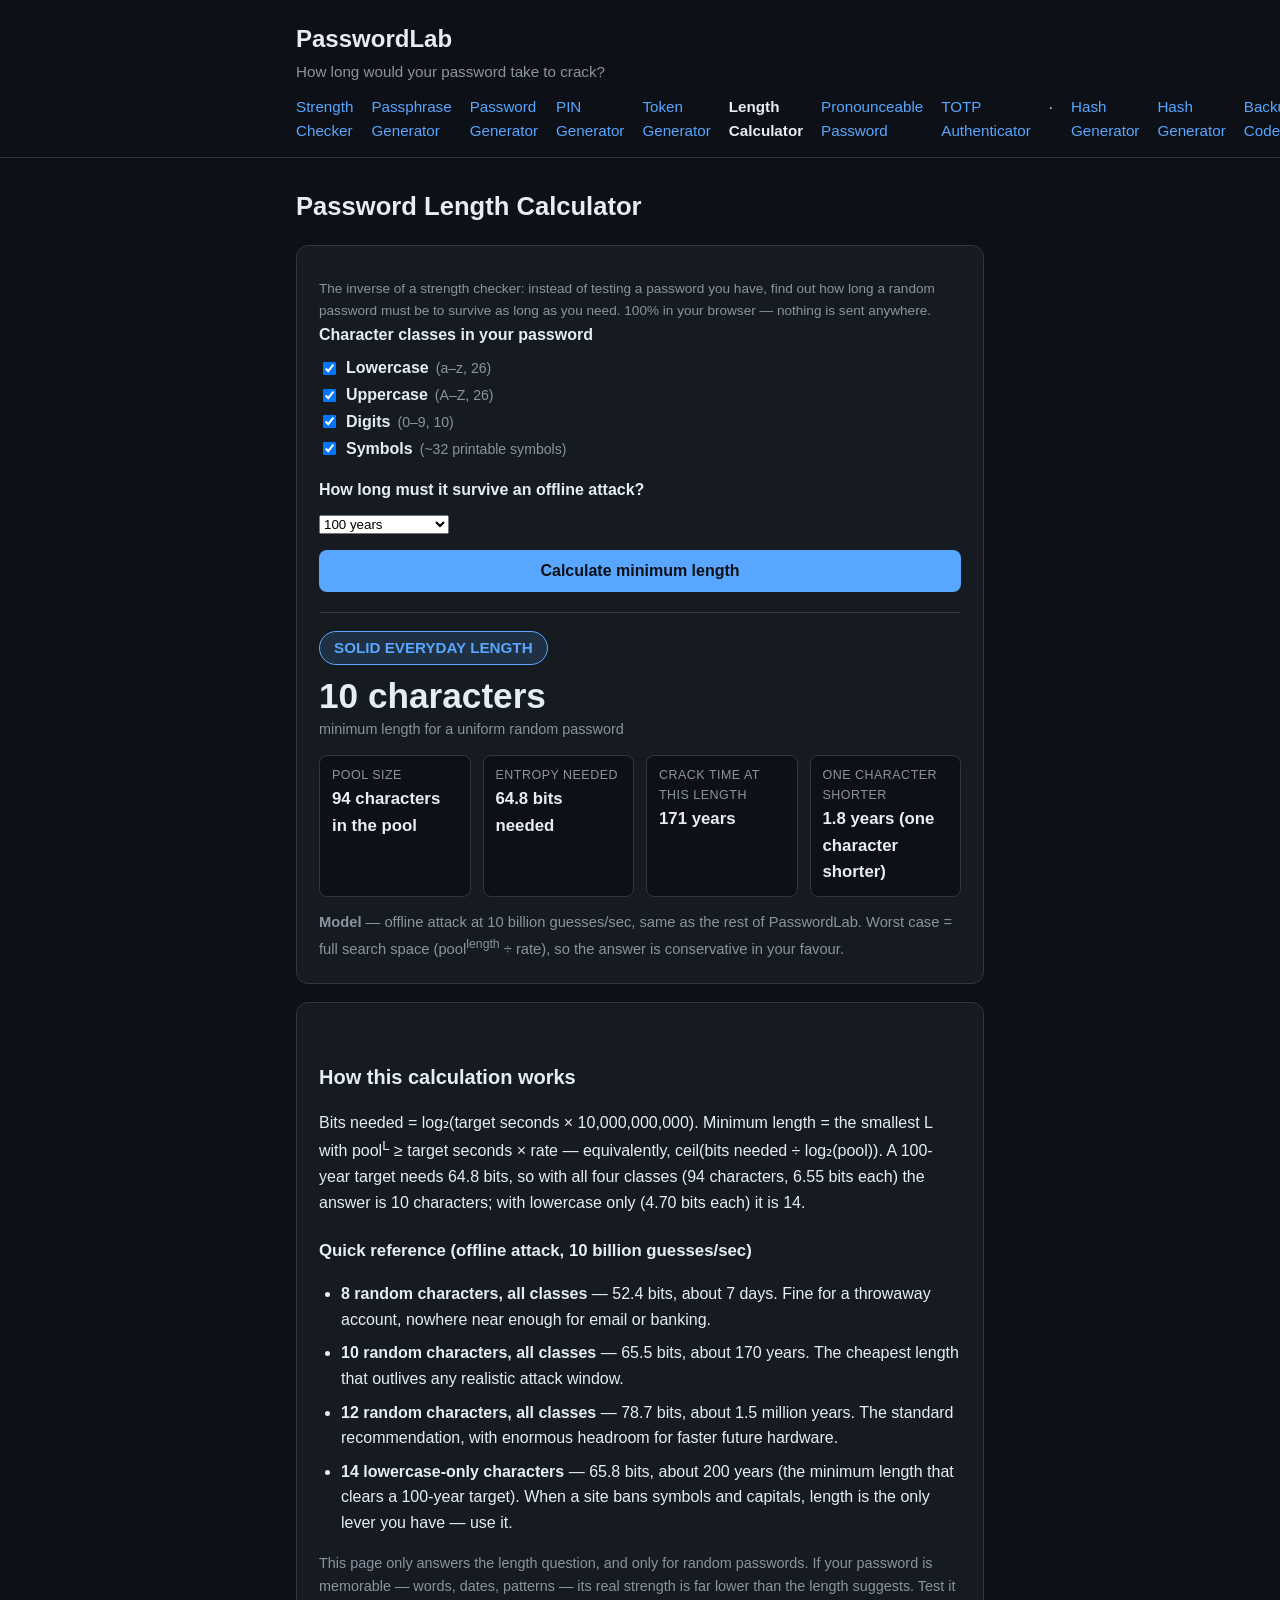
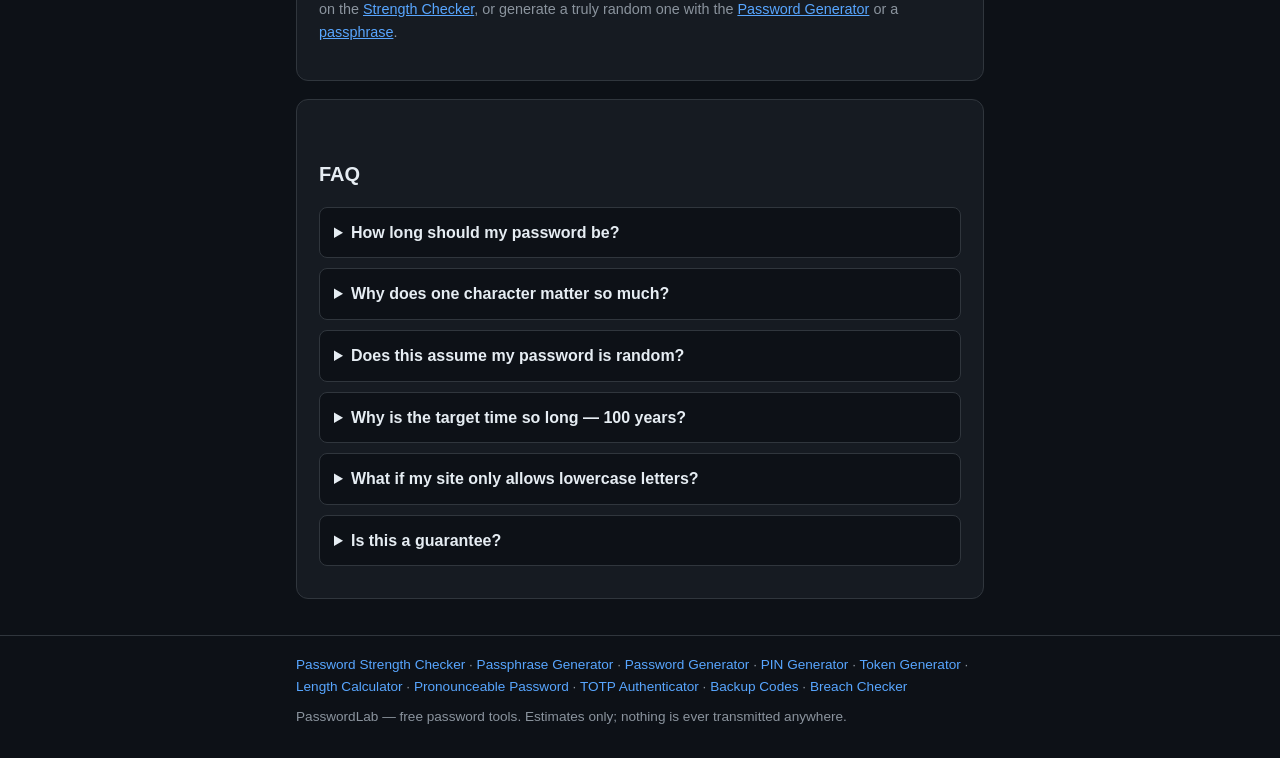
<file: password-length/index.html>
<!DOCTYPE html>
<html lang="en">
<head>
<meta charset="UTF-8">
<meta name="viewport" content="width=device-width, initial-scale=1.0">
<title>Password Length Calculator — How Long Must a Password Be? | PasswordLab</title>
<meta name="description" content="Pick a character set and a target survival time, and get the minimum random-password length that survives an offline attack at 10 billion guesses/sec. The inverse of a strength checker — honest math, in your browser.">
<meta name="keywords" content="password length calculator, how long should my password be, minimum password length, password entropy calculator, how many characters password">
<meta property="og:title" content="Password Length Calculator — How Long Must a Password Be?">
<meta property="og:description" content="Choose a character set and a target survival time, get the minimum length for a random password. Honest offline-attack math, entirely in your browser.">
<meta property="og:type" content="website">
<meta property="og:url" content="https://password.mimito6.uk/password-length">
<link rel="canonical" href="https://password.mimito6.uk/password-length">
<link rel="stylesheet" href="../styles.css">
<script type="application/ld+json">
{
  "@context": "https://schema.org",
  "@type": "WebApplication",
  "name": "PasswordLab Password Length Calculator",
  "url": "https://password.mimito6.uk/password-length",
  "applicationCategory": "SecurityApplication",
  "operatingSystem": "Web",
  "browserRequirements": "Requires JavaScript",
  "offers": { "@type": "Offer", "price": "0", "priceCurrency": "USD" },
  "description": "Computes the minimum length of a uniform random password that survives an offline attack at 10 billion guesses per second for a chosen target time. Runs entirely in the browser; nothing ever leaves the device."
}
</script>
<script type="application/ld+json">
{
  "@context": "https://schema.org",
  "@type": "FAQPage",
  "mainEntity": [
    {"@type": "Question", "name": "How long should my password be?",
     "acceptedAnswer": {"@type": "Answer", "text": "For an everyday account, 12 random characters from all four character classes (about 79 bits) survive an offline attack for roughly 1.5 million years in this model — far beyond any realistic need. 10 characters already survive 100 years. The binding constraint is usually not length but randomness: a memorable 12-character phrase is far weaker than a random one."}},
    {"@type": "Question", "name": "Why does one character matter so much?",
     "acceptedAnswer": {"@type": "Answer", "text": "Each added character multiplies the search space by the pool size. With all four classes (94 characters), one character multiplies an attacker's work by 94. That is why 9 random characters survive about 1.8 years offline while 10 survive about 170 years — a single character is a 94x cliff, not a small improvement."}},
    {"@type": "Question", "name": "Does this assume my password is random?",
     "acceptedAnswer": {"@type": "Answer", "text": "Yes, and that assumption is load-bearing. The math counts every combination of the character set as equally likely. A password built from words, dates, or patterns has a much smaller real search space — check such passwords with the Strength Checker instead, which applies penalties for common passwords, keyboard walks, and repeated patterns."}},
    {"@type": "Question", "name": "Why is the target time so long — 100 years?",
     "acceptedAnswer": {"@type": "Answer", "text": "Because a leaked password hash can be attacked forever, at ever-faster hardware speeds. A password that survives a year today may fall in a decade as hardware improves. Aiming for 100 years of headroom costs only one or two extra characters, so it is cheap insurance against both time and faster hardware."}},
    {"@type": "Question", "name": "What if my site only allows lowercase letters?",
     "acceptedAnswer": {"@type": "Answer", "text": "Then you need more characters to reach the same bits: 14 lowercase letters to survive 100 years, versus 10 from all four classes. If a site restricts the character set, compensate with length — and prefer a passphrase, which buys length you can actually remember."}},
    {"@type": "Question", "name": "Is this a guarantee?",
     "acceptedAnswer": {"@type": "Answer", "text": "No. It is an estimate from a fixed model: uniform random password, offline attack at 10 billion guesses per second, full search space. Real attackers use dictionaries and targeted methods, and future hardware will be faster. Treat the number as a planning target with generous headroom, not a promise."}}
  ]
}
</script>
</head>
<body>
<header class="site-header">
  <div class="wrap">
    <div class="brand"><a href="/" class="brand-link">PasswordLab</a></div>
    <p class="tagline">How long would your password take to crack?</p>
    <nav class="site-nav" aria-label="Site">
      <a href="/">Strength Checker</a>
      <a href="/passphrase-generator">Passphrase Generator</a>
      <a href="/password-generator">Password Generator</a>
      <a href="/pin-generator">PIN Generator</a>
      <a href="/token-generator">Token Generator</a>
      <a href="/password-length" aria-current="page">Length Calculator</a>
      <a href="/pronounceable-password">Pronounceable Password</a>
      <a href="/totp-generator">TOTP Authenticator</a> · <a href="/hash-generator">Hash Generator</a>
      <a href="/hash-generator">Hash Generator</a>
     <a href="/backup-codes">Backup Codes</a>
          <a href="/breach-checker">Breach Checker</a>
    </nav>
  </div>
</header>

<main class="wrap">
  <h1>Password Length Calculator</h1>

  <section class="tool" aria-label="Password length calculator">
    <p class="privacy">The inverse of a strength checker: instead of testing a password you have, find out how long a random password must be to survive as long as you need. 100% in your browser — nothing is sent anywhere.</p>

    <div class="opt-row">
      <span class="pw-label">Character classes in your password</span>
      <label class="check-label"><input type="checkbox" id="lowerCheck" checked> Lowercase <span class="opt-note">(a–z, 26)</span></label><br>
      <label class="check-label"><input type="checkbox" id="upperCheck" checked> Uppercase <span class="opt-note">(A–Z, 26)</span></label><br>
      <label class="check-label"><input type="checkbox" id="digitCheck" checked> Digits <span class="opt-note">(0–9, 10)</span></label><br>
      <label class="check-label"><input type="checkbox" id="symbolCheck" checked> Symbols <span class="opt-note">(~32 printable symbols)</span></label>
    </div>
    <div class="opt-row">
      <label class="pw-label" for="targetSelect">How long must it survive an offline attack?</label>
      <select id="targetSelect" aria-label="Target survival time">
        <option value="86400">1 day</option>
        <option value="2592000">1 month (30 days)</option>
        <option value="31557600">1 year</option>
        <option value="315576000">10 years</option>
        <option value="3155760000" selected>100 years</option>
        <option value="31557600000">1,000 years</option>
      </select>
    </div>
    <button id="calcBtn" type="button" class="copy-btn">Calculate minimum length</button>

    <div class="result" id="result" hidden>
      <div class="verdict" id="verdict">–</div>
      <div class="bignum" id="bignum">–</div>
      <div class="bignum-sub">minimum length for a uniform random password</div>
      <div class="stats">
        <div class="stat"><span class="stat-k">Pool size</span><span class="stat-v" id="poolSize">–</span></div>
        <div class="stat"><span class="stat-k">Entropy needed</span><span class="stat-v" id="bitsNeeded">–</span></div>
        <div class="stat"><span class="stat-k">Crack time at this length</span><span class="stat-v" id="crackAtMin">–</span></div>
        <div class="stat"><span class="stat-k">One character shorter</span><span class="stat-v" id="crackOneShorter">–</span></div>
      </div>
    </div>

    <p class="model-note"><strong>Model</strong> — offline attack at 10 billion guesses/sec, same as the rest of PasswordLab. Worst case = full search space (pool<sup>length</sup> ÷ rate), so the answer is conservative in your favour.</p>
  </section>

  <section class="method" aria-label="How the calculation works">
    <h2>How this calculation works</h2>
    <p>Bits needed = log₂(target seconds × 10,000,000,000). Minimum length = the smallest L with
    pool<sup>L</sup> ≥ target seconds × rate — equivalently, ceil(bits needed ÷ log₂(pool)).
    A 100-year target needs 64.8 bits, so with all four classes (94 characters, 6.55 bits each)
    the answer is 10 characters; with lowercase only (4.70 bits each) it is 14.</p>
    <h3>Quick reference (offline attack, 10 billion guesses/sec)</h3>
    <ul>
      <li><strong>8 random characters, all classes</strong> — 52.4 bits, about 7 days. Fine for a throwaway account, nowhere near enough for email or banking.</li>
      <li><strong>10 random characters, all classes</strong> — 65.5 bits, about 170 years. The cheapest length that outlives any realistic attack window.</li>
      <li><strong>12 random characters, all classes</strong> — 78.7 bits, about 1.5 million years. The standard recommendation, with enormous headroom for faster future hardware.</li>
      <li><strong>14 lowercase-only characters</strong> — 65.8 bits, about 200 years (the minimum length that clears a 100-year target). When a site bans symbols and capitals, length is the only lever you have — use it.</li>
    </ul>
    <p class="honest">This page only answers the length question, and only for random passwords.
    If your password is memorable — words, dates, patterns — its real strength is far lower than
    the length suggests. Test it on the <a href="/">Strength Checker</a>, or generate a truly
    random one with the <a href="/password-generator">Password Generator</a> or a
    <a href="/passphrase-generator">passphrase</a>.</p>
  </section>

  <section class="faq" aria-label="Frequently asked questions">
    <h2>FAQ</h2>
    <details>
      <summary>How long should my password be?</summary>
      <p>For an everyday account, 12 random characters from all four classes (about 79 bits) survive
      an offline attack for roughly 1.5 million years in this model. 10 characters already survive
      100 years. The binding constraint is usually randomness, not length.</p>
    </details>
    <details>
      <summary>Why does one character matter so much?</summary>
      <p>Each added character multiplies the search space by the pool size. With all four classes
      (94 characters), one character multiplies an attacker's work by 94 — 9 random characters
      survive about 1.8 years offline, 10 survive about 170 years.</p>
    </details>
    <details>
      <summary>Does this assume my password is random?</summary>
      <p>Yes, and that assumption is load-bearing. The math counts every combination as equally
      likely. A password built from words, dates, or patterns has a much smaller real search
      space — check it with the Strength Checker, which penalizes common passwords, keyboard
      walks, and repeated patterns.</p>
    </details>
    <details>
      <summary>Why is the target time so long — 100 years?</summary>
      <p>Because a leaked hash can be attacked forever, on ever-faster hardware. Aiming for
      100 years of headroom costs only one or two extra characters, so it is cheap insurance
      against both time and faster hardware.</p>
    </details>
    <details>
      <summary>What if my site only allows lowercase letters?</summary>
      <p>Then you need more characters for the same bits: 14 lowercase letters to survive 100
      years, versus 10 from all four classes. Compensate with length — and prefer a passphrase,
      which buys length you can actually remember.</p>
    </details>
    <details>
      <summary>Is this a guarantee?</summary>
      <p>No — it is an estimate from a fixed model (uniform random password, offline attack at
      10 billion guesses/sec, full search space). Treat it as a planning target with generous
      headroom, not a promise.</p>
    </details>
  </section>
</main>

<footer class="site-footer">
  <div class="wrap">
    <p class="footer-links"><a href="/">Password Strength Checker</a> · <a href="/passphrase-generator">Passphrase Generator</a> · <a href="/password-generator">Password Generator</a> · <a href="/pin-generator">PIN Generator</a> · <a href="/token-generator">Token Generator</a> · <a href="/password-length">Length Calculator</a> · <a href="/pronounceable-password">Pronounceable Password</a> · <a href="/totp-generator">TOTP Authenticator</a> · <a href="/backup-codes">Backup Codes</a> · <a href="/breach-checker">Breach Checker</a></p>
    <p>PasswordLab — free password tools. Estimates only; nothing is ever transmitted anywhere.</p>
  </div>
</footer>

<script src="../length.js"></script>
</body>
</html>
</file>
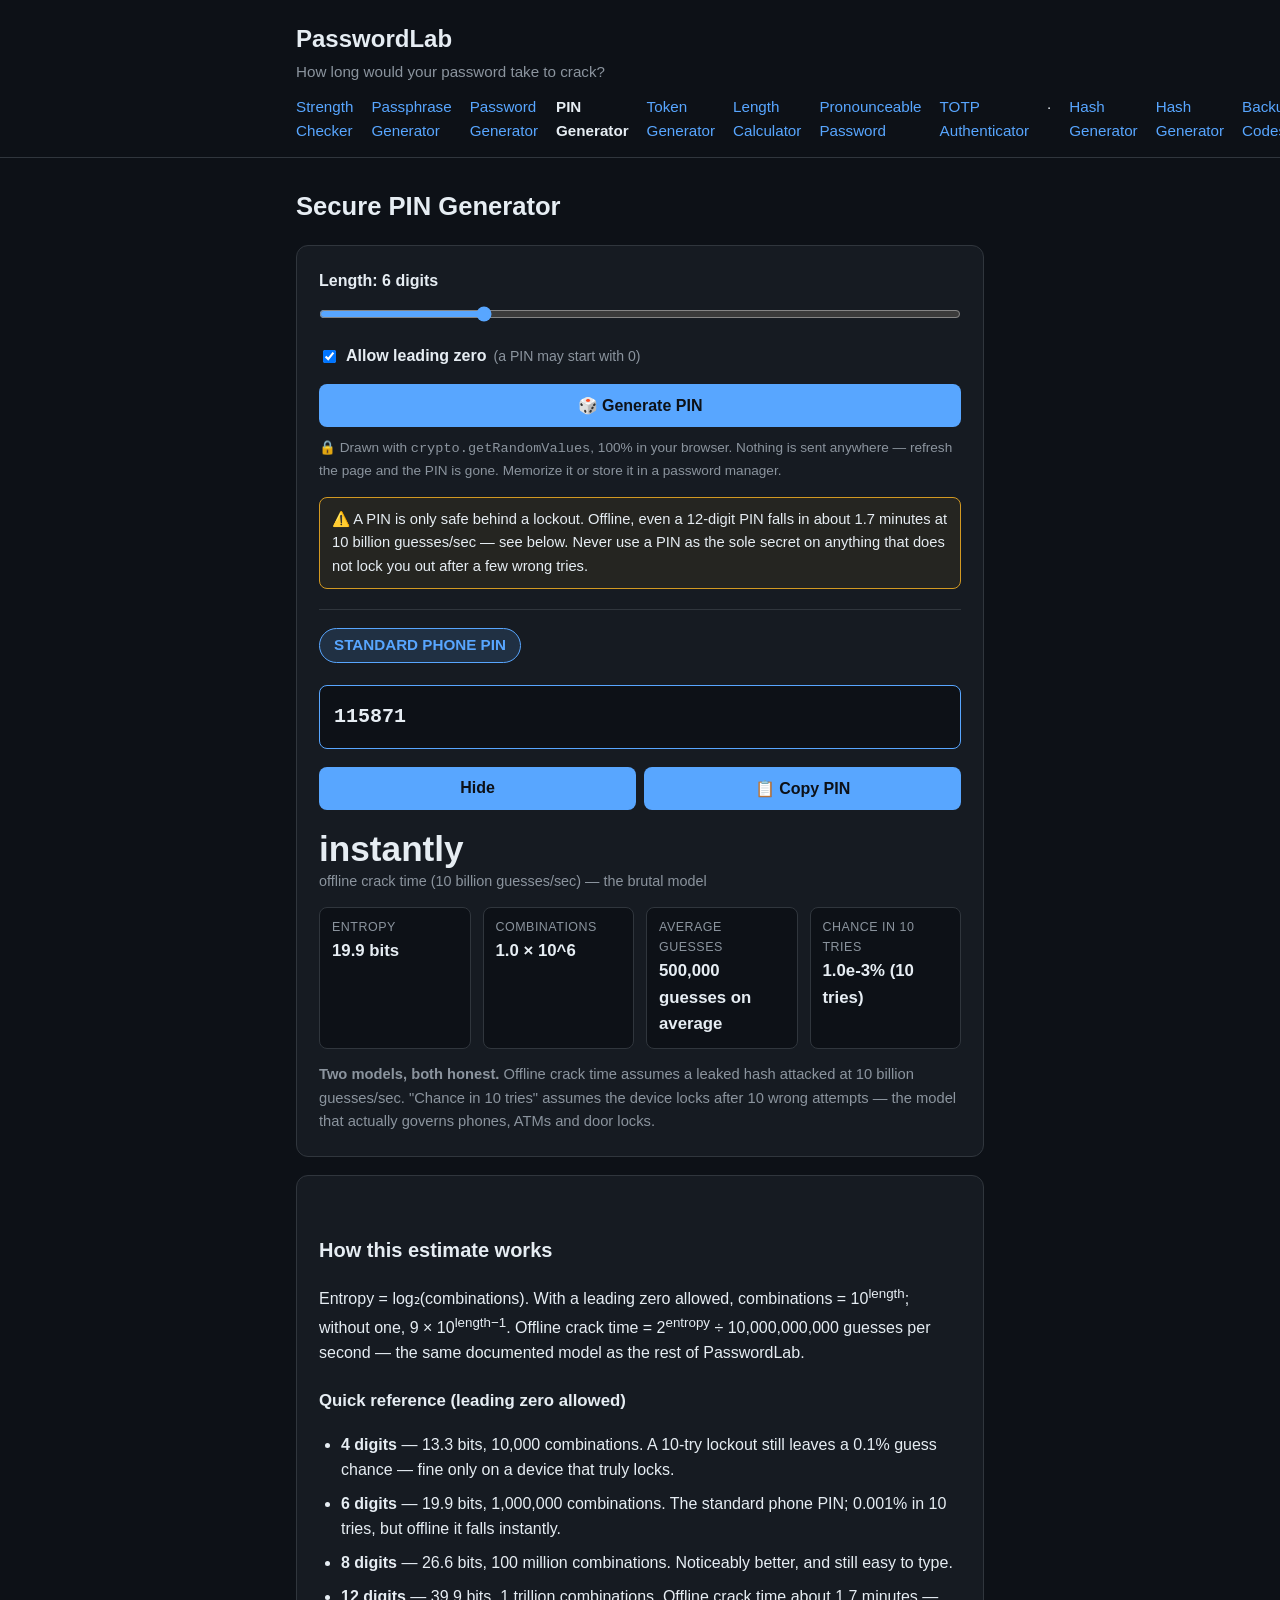
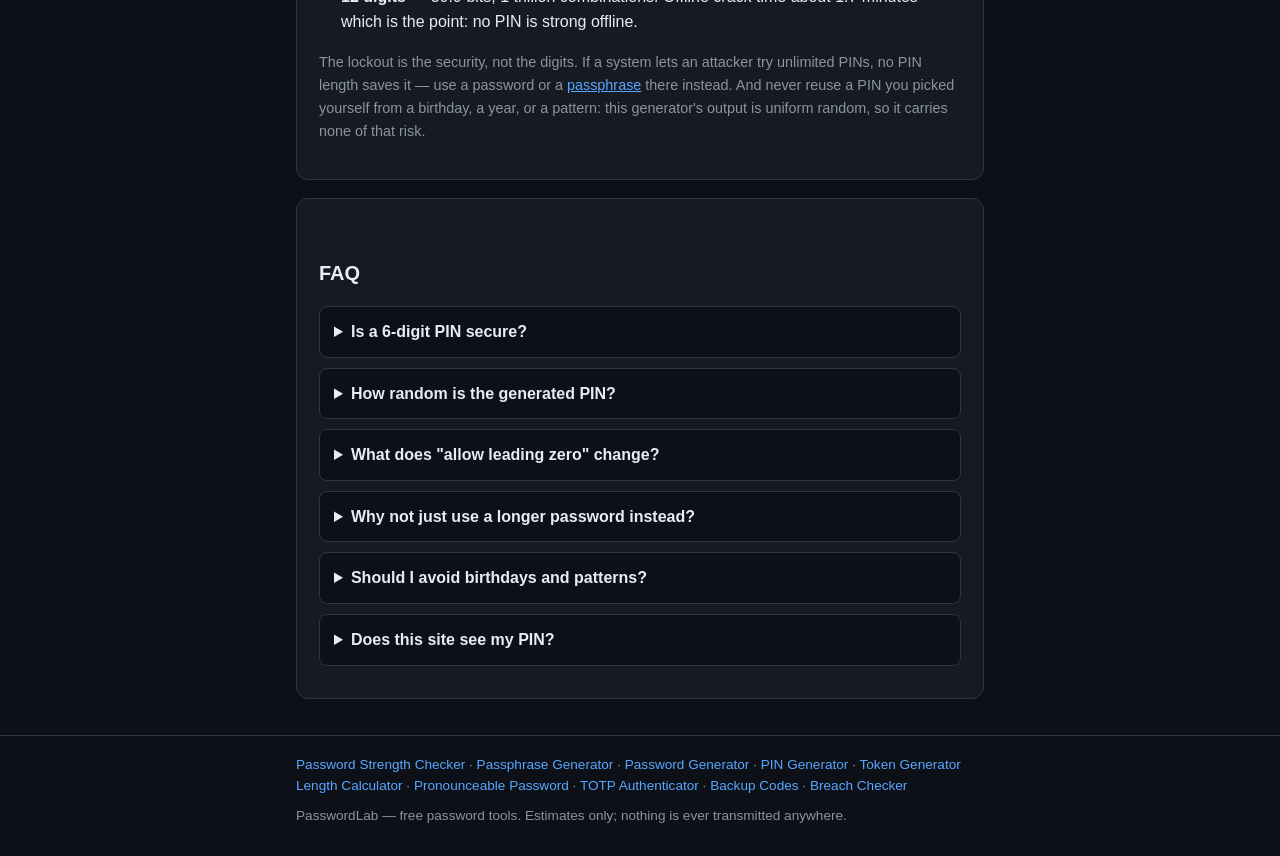
<file: pin-generator/index.html>
<!DOCTYPE html>
<html lang="en">
<head>
<meta charset="UTF-8">
<meta name="viewport" content="width=device-width, initial-scale=1.0">
<title>Secure PIN Generator — Random Phone & ATM PINs | PasswordLab</title>
<meta name="description" content="Generate a cryptographically random PIN: choose 4–12 digits, get honest entropy, combination count and lockout odds. Runs entirely in your browser — nothing leaves your device.">
<meta name="keywords" content="pin generator, random pin generator, secure pin code generator, phone pin generator, atm pin generator">
<meta property="og:title" content="Secure PIN Generator — Random & Private">
<meta property="og:description" content="Cryptographically random PINs with honest math: entropy, combinations, and the lockout odds that actually protect a PIN. Runs entirely in your browser.">
<meta property="og:type" content="website">
<meta property="og:url" content="https://password.mimito6.uk/pin-generator">
<link rel="canonical" href="https://password.mimito6.uk/pin-generator">
<link rel="stylesheet" href="../styles.css">
<script type="application/ld+json">
{
  "@context": "https://schema.org",
  "@type": "WebApplication",
  "name": "PasswordLab Secure PIN Generator",
  "url": "https://password.mimito6.uk/pin-generator",
  "applicationCategory": "SecurityApplication",
  "operatingSystem": "Web",
  "browserRequirements": "Requires JavaScript",
  "offers": { "@type": "Offer", "price": "0", "priceCurrency": "USD" },
  "description": "Generates cryptographically random numeric PINs of 4-12 digits, with honest entropy, combination counts and lockout odds. Runs entirely in the browser; nothing ever leaves the device."
}
</script>
<script type="application/ld+json">
{
  "@context": "https://schema.org",
  "@type": "FAQPage",
  "mainEntity": [
    {"@type": "Question", "name": "Is a 6-digit PIN secure?",
     "acceptedAnswer": {"@type": "Answer", "text": "Only behind a lockout. A 6-digit PIN has just 1,000,000 combinations (19.9 bits), so an offline attack against a leaked hash would crack it in a fraction of a second. On a phone that locks after 10 wrong tries, an attacker has only a 0.001% chance of guessing it — that lockout, not the PIN itself, is what protects you."}},
    {"@type": "Question", "name": "How random is the generated PIN?",
     "acceptedAnswer": {"@type": "Answer", "text": "Each digit is drawn with the browser's cryptographic random number generator (crypto.getRandomValues) using rejection sampling, so there is no modulo bias and no pattern. The PIN is generated on your device only — there is no server and no network request."}},
    {"@type": "Question", "name": "What does 'allow leading zero' change?",
     "acceptedAnswer": {"@type": "Answer", "text": "A 6-digit PIN that may start with 0 has 1,000,000 combinations; forbidding a leading zero leaves 900,000 (19.8 bits instead of 19.9). The difference is tiny, but some systems reject PINs starting with 0, so the option exists for compatibility — not for security."}},
    {"@type": "Question", "name": "Why not just use a longer password instead?",
     "acceptedAnswer": {"@type": "Answer", "text": "Wherever a full password or passphrase is accepted, use one — a 12-character password has about 77 bits versus 19.9 bits for a 6-digit PIN. PINs exist because some systems (phones, ATMs, door locks) only accept digits; this generator makes the best of that constraint, it does not make a PIN equal to a password."}},
    {"@type": "Question", "name": "Should I avoid birthdays and patterns?",
     "acceptedAnswer": {"@type": "Answer", "text": "Yes, if you pick your own PIN — attackers try birthdays, years, 1234 and repeated digits first. A PIN from this generator is uniform random, so it has no such weakness; the risk only returns if you replace it with a memorable date."}},
    {"@type": "Question", "name": "Does this site see my PIN?",
     "acceptedAnswer": {"@type": "Answer", "text": "No. There is no backend and no network requests. Generation and all math happen inside this page. Refreshing the page destroys the PIN — memorize it or store it in a password manager before you leave."}}
  ]
}
</script>
</head>
<body>
<header class="site-header">
  <div class="wrap">
    <div class="brand"><a href="/" class="brand-link">PasswordLab</a></div>
    <p class="tagline">How long would your password take to crack?</p>
    <nav class="site-nav" aria-label="Site">
      <a href="/">Strength Checker</a>
      <a href="/passphrase-generator">Passphrase Generator</a>
      <a href="/password-generator">Password Generator</a>
      <a href="/pin-generator" aria-current="page">PIN Generator</a>
      <a href="/token-generator">Token Generator</a>
      <a href="/password-length">Length Calculator</a>
      <a href="/pronounceable-password">Pronounceable Password</a>
      <a href="/totp-generator">TOTP Authenticator</a> · <a href="/hash-generator">Hash Generator</a>
      <a href="/hash-generator">Hash Generator</a>
     <a href="/backup-codes">Backup Codes</a>
          <a href="/breach-checker">Breach Checker</a>
    </nav>
  </div>
</header>

<main class="wrap">
  <h1>Secure PIN Generator</h1>

  <section class="tool" aria-label="PIN generator">
    <div class="opt-row">
      <label for="pinLenRange" class="pw-label">Length: <span id="pinLenLabel">6</span> digits</label>
      <input type="range" id="pinLenRange" min="4" max="12" value="6" step="1" aria-label="PIN length">
    </div>
    <div class="opt-row">
      <label class="check-label"><input type="checkbox" id="leadingZeroCheck" checked> Allow leading zero <span class="opt-note">(a PIN may start with 0)</span></label>
    </div>
    <button id="genBtn" type="button" class="copy-btn">🎲 Generate PIN</button>

    <p class="privacy">🔒 Drawn with <code>crypto.getRandomValues</code>, 100% in your browser. Nothing is sent anywhere — refresh the page and the PIN is gone. Memorize it or store it in a password manager.</p>

    <p class="warn note">⚠️ A PIN is only safe behind a lockout. Offline, even a 12-digit PIN falls in about 1.7 minutes at 10 billion guesses/sec — see below. Never use a PIN as the sole secret on anything that does not lock you out after a few wrong tries.</p>

    <div class="result" id="result" hidden>
      <div class="verdict" id="verdict">–</div>
      <div class="pw-output" id="output" data-hidden="false" aria-live="polite">–</div>
      <div class="btn-row">
        <button id="showBtn" type="button" class="copy-btn">Hide</button>
        <button id="copyBtn" type="button" class="copy-btn">📋 Copy PIN</button>
      </div>
      <p class="copy-hint" id="copyHint" hidden>Copied to clipboard.</p>
      <div class="bignum" id="bignum">–</div>
      <div class="bignum-sub">offline crack time (10 billion guesses/sec) — the brutal model</div>
      <div class="stats">
        <div class="stat"><span class="stat-k">Entropy</span><span class="stat-v" id="entropy">–</span></div>
        <div class="stat"><span class="stat-k">Combinations</span><span class="stat-v" id="combos">–</span></div>
        <div class="stat"><span class="stat-k">Average guesses</span><span class="stat-v" id="avgGuesses">–</span></div>
        <div class="stat"><span class="stat-k">Chance in 10 tries</span><span class="stat-v" id="lockoutChance">–</span></div>
      </div>
    </div>

    <p class="model-note"><strong>Two models, both honest.</strong> Offline crack time assumes a leaked hash attacked at 10 billion guesses/sec. "Chance in 10 tries" assumes the device locks after 10 wrong attempts — the model that actually governs phones, ATMs and door locks.</p>
  </section>

  <section class="method" aria-label="How the estimate works">
    <h2>How this estimate works</h2>
    <p>Entropy = log₂(combinations). With a leading zero allowed, combinations = 10<sup>length</sup>;
    without one, 9 × 10<sup>length−1</sup>. Offline crack time = 2<sup>entropy</sup> ÷ 10,000,000,000
    guesses per second — the same documented model as the rest of PasswordLab.</p>
    <h3>Quick reference (leading zero allowed)</h3>
    <ul>
      <li><strong>4 digits</strong> — 13.3 bits, 10,000 combinations. A 10-try lockout still leaves a 0.1% guess chance — fine only on a device that truly locks.</li>
      <li><strong>6 digits</strong> — 19.9 bits, 1,000,000 combinations. The standard phone PIN; 0.001% in 10 tries, but offline it falls instantly.</li>
      <li><strong>8 digits</strong> — 26.6 bits, 100 million combinations. Noticeably better, and still easy to type.</li>
      <li><strong>12 digits</strong> — 39.9 bits, 1 trillion combinations. Offline crack time about 1.7 minutes — which is the point: no PIN is strong offline.</li>
    </ul>
    <p class="honest">The lockout is the security, not the digits. If a system lets an attacker try
    unlimited PINs, no PIN length saves it — use a password or a <a href="/passphrase-generator">passphrase</a>
    there instead. And never reuse a PIN you picked yourself from a birthday, a year, or a pattern:
    this generator's output is uniform random, so it carries none of that risk.</p>
  </section>

  <section class="faq" aria-label="Frequently asked questions">
    <h2>FAQ</h2>
    <details>
      <summary>Is a 6-digit PIN secure?</summary>
      <p>Only behind a lockout. It has just 1,000,000 combinations (19.9 bits), so an offline attack
      against a leaked hash cracks it in a fraction of a second. On a phone that locks after 10 wrong
      tries, an attacker has only a 0.001% chance — the lockout, not the PIN, is what protects you.</p>
    </details>
    <details>
      <summary>How random is the generated PIN?</summary>
      <p>Each digit comes from <code>crypto.getRandomValues</code> with rejection sampling (no
      modulo bias), entirely on your device. There is no server, no analytics, no network request.</p>
    </details>
    <details>
      <summary>What does "allow leading zero" change?</summary>
      <p>A 6-digit PIN that may start with 0 has 1,000,000 combinations; forbidding a leading zero
      leaves 900,000 (19.8 bits vs 19.9). The gap is tiny — the option exists because some systems
      reject PINs starting with 0, not because it matters for security.</p>
    </details>
    <details>
      <summary>Why not just use a longer password instead?</summary>
      <p>Wherever a full password or passphrase is accepted, use one: a 12-character password has
      about 77 bits versus 19.9 bits for a 6-digit PIN. PINs exist because some systems (phones,
      ATMs, door locks) only accept digits; this generator makes the best of that constraint.</p>
    </details>
    <details>
      <summary>Should I avoid birthdays and patterns?</summary>
      <p>Yes, if you pick your own PIN — attackers try birthdays, years, 1234 and repeated digits
      first. A PIN from this generator is uniform random and has no such weakness; the risk only
      returns if you replace it with a memorable date.</p>
    </details>
    <details>
      <summary>Does this site see my PIN?</summary>
      <p>No. Generation and all math happen inside this page. Refreshing destroys the PIN, so
      memorize it or store it in a password manager before you leave.</p>
    </details>
  </section>
</main>

<footer class="site-footer">
  <div class="wrap">
    <p class="footer-links"><a href="/">Password Strength Checker</a> · <a href="/passphrase-generator">Passphrase Generator</a> · <a href="/password-generator">Password Generator</a> · <a href="/pin-generator">PIN Generator</a> · <a href="/token-generator">Token Generator</a>
      <a href="/password-length">Length Calculator</a> · <a href="/pronounceable-password">Pronounceable Password</a> · <a href="/totp-generator">TOTP Authenticator</a> · <a href="/backup-codes">Backup Codes</a> · <a href="/breach-checker">Breach Checker</a></p>
    <p>PasswordLab — free password tools. Estimates only; nothing is ever transmitted anywhere.</p>
  </div>
</footer>

<script src="../pin.js"></script>
</body>
</html>
</file>
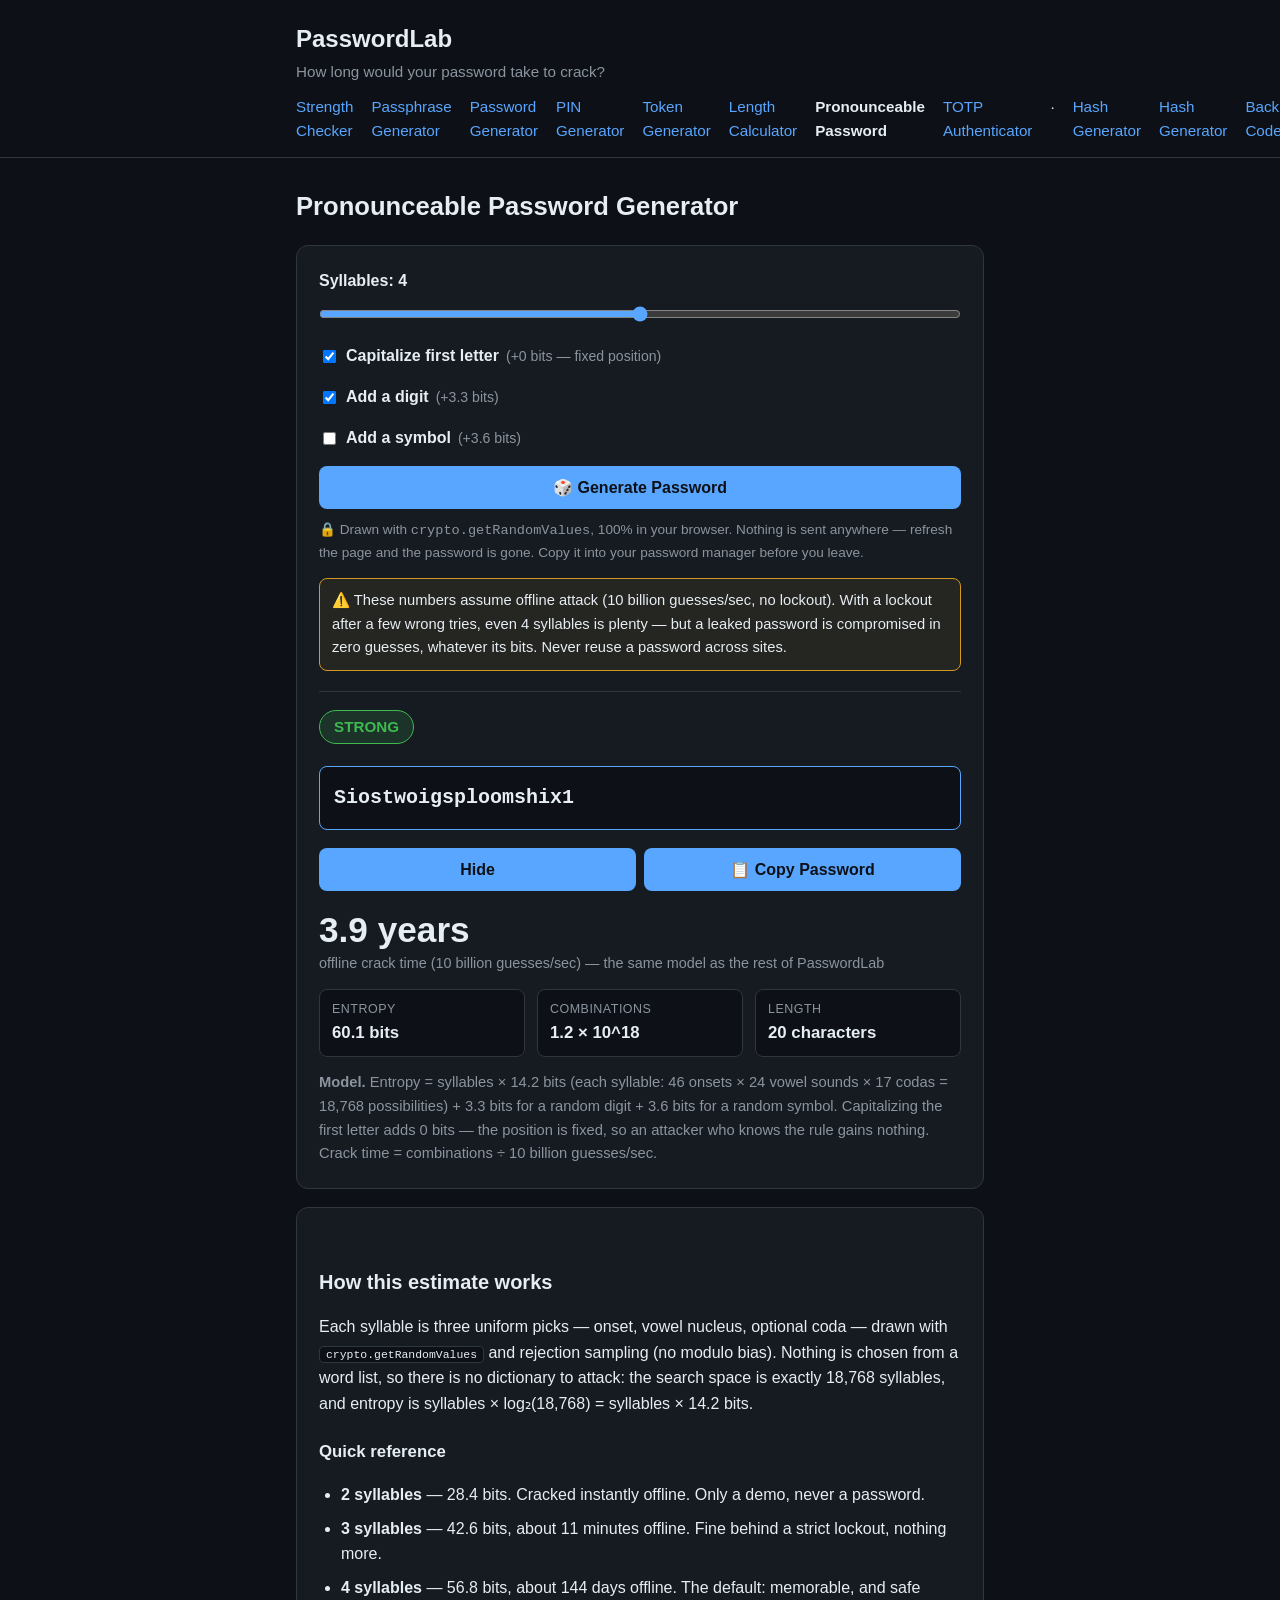
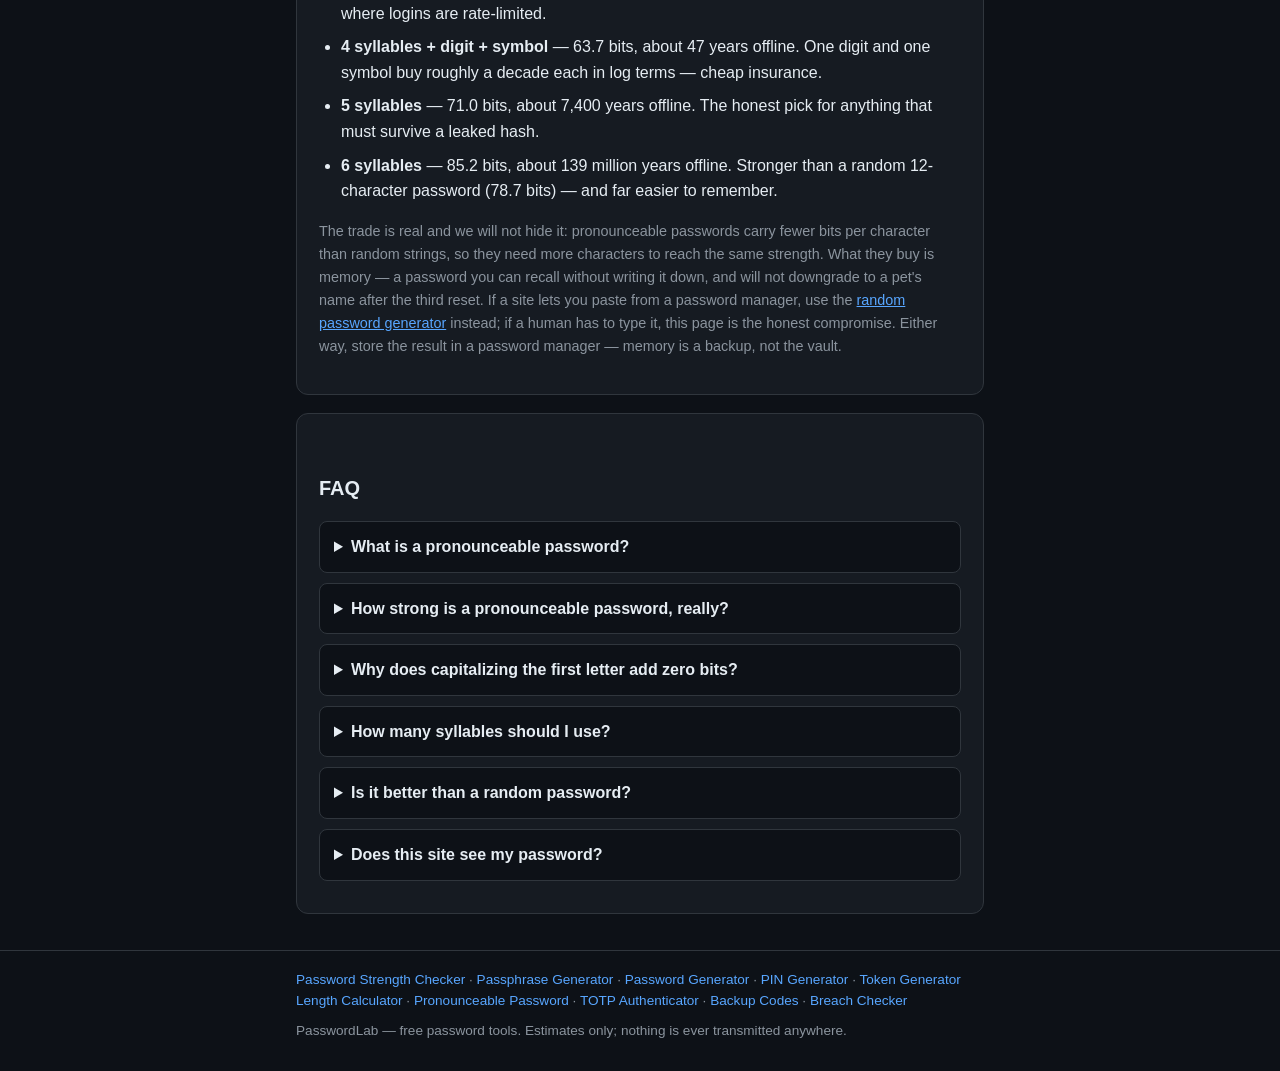
<file: pronounceable-password/index.html>
<!DOCTYPE html>
<html lang="en">
<head>
<meta charset="UTF-8">
<meta name="viewport" content="width=device-width, initial-scale=1.0">
<title>Pronounceable Password Generator — Memorable Random Passwords | PasswordLab</title>
<meta name="description" content="Generate a pronounceable password from random syllables: easy to remember, honestly measured. Entropy per syllable, offline crack time, and why capitalizing adds zero bits. Runs entirely in your browser — nothing leaves your device.">
<meta name="keywords" content="pronounceable password generator, memorable password generator, random syllable password, easy to remember password generator">
<meta property="og:title" content="Pronounceable Password Generator — Memorable Random Passwords">
<meta property="og:description" content="Random-syllable passwords you can actually remember, with honest entropy and crack-time math. Runs entirely in your browser.">
<meta property="og:type" content="website">
<meta property="og:url" content="https://password.mimito6.uk/pronounceable-password">
<link rel="canonical" href="https://password.mimito6.uk/pronounceable-password">
<link rel="stylesheet" href="../styles.css">
<script type="application/ld+json">
{
  "@context": "https://schema.org",
  "@type": "WebApplication",
  "name": "PasswordLab Pronounceable Password Generator",
  "url": "https://password.mimito6.uk/pronounceable-password",
  "applicationCategory": "SecurityApplication",
  "operatingSystem": "Web",
  "browserRequirements": "Requires JavaScript",
  "offers": { "@type": "Offer", "price": "0", "priceCurrency": "USD" },
  "description": "Generates pronounceable passwords from random syllables, with honest entropy and offline crack-time estimates. Runs entirely in the browser; nothing ever leaves the device."
}
</script>
<script type="application/ld+json">
{
  "@context": "https://schema.org",
  "@type": "FAQPage",
  "mainEntity": [
    {"@type": "Question", "name": "What is a pronounceable password?",
     "acceptedAnswer": {"@type": "Answer", "text": "A password built from random syllables (onset + vowel + optional coda) instead of random characters, so it reads like a made-up word — for example, four random syllables might come out as 'becfugmibtor'. It is generated by chance, not chosen from a word list, so it has no dictionary meaning to guess."}},
    {"@type": "Question", "name": "How strong is a pronounceable password, really?",
     "acceptedAnswer": {"@type": "Answer", "text": "Each syllable has 18,768 possibilities (46 onsets x 24 vowel sounds x 17 codas), worth 14.2 bits. Four syllables give 56.8 bits — about 144 days against an offline attacker at 10 billion guesses per second. Five syllables give 71.0 bits, about 7,400 years. Six syllables give 85.2 bits, about 139 million years. The numbers are exact, not marketing."}},
    {"@type": "Question", "name": "Why does capitalizing the first letter add zero bits?",
     "acceptedAnswer": {"@type": "Answer", "text": "Because the position is fixed. An attacker who knows the rule — 'first letter is capitalized' — loses nothing: there is only one way to apply it. Bits come from choices the attacker cannot predict. A digit adds 3.3 bits and a symbol adds 3.6 bits because their values are random, not because they are special characters."}},
    {"@type": "Question", "name": "How many syllables should I use?",
     "acceptedAnswer": {"@type": "Answer", "text": "Four syllables is fine for accounts protected by lockouts and rate limits, where the attacker cannot test guesses freely. Use five syllables (71.0 bits) or more for anything that must survive offline attack — a password vault, an encrypted backup, or a login whose hash could leak. Adding a digit and a symbol to four syllables reaches 63.7 bits, about 47 years offline."}},
    {"@type": "Question", "name": "Is it better than a random password?",
     "acceptedAnswer": {"@type": "Answer", "text": "Per character, no: a random 12-character password from 94 symbols carries 78.7 bits, while four syllables carry 56.8 bits. Per unit of memory, yes: six syllables (85.2 bits) beat that 12-character password and are far easier to recall. The honest trade is bits per character for bits you will actually remember — a password you forget and reset to something weak is worth nothing."}},
    {"@type": "Question", "name": "Does this site see my password?",
     "acceptedAnswer": {"@type": "Answer", "text": "No. There is no backend and no network requests. Generation and all math happen inside this page. Refreshing the page destroys the password — copy it into your password manager before you leave."}}
  ]
}
</script>
</head>
<body>
<header class="site-header">
  <div class="wrap">
    <div class="brand"><a href="/" class="brand-link">PasswordLab</a></div>
    <p class="tagline">How long would your password take to crack?</p>
    <nav class="site-nav" aria-label="Site">
      <a href="/">Strength Checker</a>
      <a href="/passphrase-generator">Passphrase Generator</a>
      <a href="/password-generator">Password Generator</a>
      <a href="/pin-generator">PIN Generator</a>
      <a href="/token-generator">Token Generator</a>
      <a href="/password-length">Length Calculator</a>
      <a href="/pronounceable-password" aria-current="page">Pronounceable Password</a>
      <a href="/totp-generator">TOTP Authenticator</a> · <a href="/hash-generator">Hash Generator</a>
      <a href="/hash-generator">Hash Generator</a>
     <a href="/backup-codes">Backup Codes</a>
          <a href="/breach-checker">Breach Checker</a>
    </nav>
  </div>
</header>

<main class="wrap">
  <h1>Pronounceable Password Generator</h1>

  <section class="tool" aria-label="Pronounceable password generator">
    <div class="opt-row">
      <label for="sylRange" class="pw-label">Syllables: <span id="sylLabel">4</span></label>
      <input type="range" id="sylRange" min="2" max="6" value="4" step="1" aria-label="Number of syllables">
    </div>
    <div class="opt-row">
      <label class="check-label"><input type="checkbox" id="capCheck" checked> Capitalize first letter <span class="opt-note">(+0 bits — fixed position)</span></label>
    </div>
    <div class="opt-row">
      <label class="check-label"><input type="checkbox" id="digitCheck" checked> Add a digit <span class="opt-note">(+3.3 bits)</span></label>
    </div>
    <div class="opt-row">
      <label class="check-label"><input type="checkbox" id="symbolCheck"> Add a symbol <span class="opt-note">(+3.6 bits)</span></label>
    </div>
    <button id="genBtn" type="button" class="copy-btn">🎲 Generate Password</button>

    <p class="privacy">🔒 Drawn with <code>crypto.getRandomValues</code>, 100% in your browser. Nothing is sent anywhere — refresh the page and the password is gone. Copy it into your password manager before you leave.</p>

    <p class="warn note">⚠️ These numbers assume offline attack (10 billion guesses/sec, no lockout). With a lockout after a few wrong tries, even 4 syllables is plenty — but a leaked password is compromised in zero guesses, whatever its bits. Never reuse a password across sites.</p>

    <div class="result" id="result" hidden>
      <div class="verdict" id="verdict">–</div>
      <div class="pw-output" id="output" data-hidden="false" aria-live="polite">–</div>
      <div class="btn-row">
        <button id="showBtn" type="button" class="copy-btn">Hide</button>
        <button id="copyBtn" type="button" class="copy-btn">📋 Copy Password</button>
      </div>
      <p class="copy-hint" id="copyHint" hidden>Copied to clipboard.</p>
      <div class="bignum" id="bignum">–</div>
      <div class="bignum-sub">offline crack time (10 billion guesses/sec) — the same model as the rest of PasswordLab</div>
      <div class="stats">
        <div class="stat"><span class="stat-k">Entropy</span><span class="stat-v" id="entropy">–</span></div>
        <div class="stat"><span class="stat-k">Combinations</span><span class="stat-v" id="combos">–</span></div>
        <div class="stat"><span class="stat-k">Length</span><span class="stat-v" id="length">–</span></div>
      </div>
    </div>

    <p class="model-note"><strong>Model.</strong> Entropy = syllables × 14.2 bits (each syllable: 46 onsets × 24 vowel sounds × 17 codas = 18,768 possibilities) + 3.3 bits for a random digit + 3.6 bits for a random symbol. Capitalizing the first letter adds 0 bits — the position is fixed, so an attacker who knows the rule gains nothing. Crack time = combinations ÷ 10 billion guesses/sec.</p>
  </section>

  <section class="method" aria-label="How the estimate works">
    <h2>How this estimate works</h2>
    <p>Each syllable is three uniform picks — onset, vowel nucleus, optional coda —
    drawn with <code>crypto.getRandomValues</code> and rejection sampling (no modulo
    bias). Nothing is chosen from a word list, so there is no dictionary to attack:
    the search space is exactly 18,768 syllables, and entropy is syllables ×
    log₂(18,768) = syllables × 14.2 bits.</p>
    <h3>Quick reference</h3>
    <ul>
      <li><strong>2 syllables</strong> — 28.4 bits. Cracked instantly offline. Only a demo, never a password.</li>
      <li><strong>3 syllables</strong> — 42.6 bits, about 11 minutes offline. Fine behind a strict lockout, nothing more.</li>
      <li><strong>4 syllables</strong> — 56.8 bits, about 144 days offline. The default: memorable, and safe where logins are rate-limited.</li>
      <li><strong>4 syllables + digit + symbol</strong> — 63.7 bits, about 47 years offline. One digit and one symbol buy roughly a decade each in log terms — cheap insurance.</li>
      <li><strong>5 syllables</strong> — 71.0 bits, about 7,400 years offline. The honest pick for anything that must survive a leaked hash.</li>
      <li><strong>6 syllables</strong> — 85.2 bits, about 139 million years offline. Stronger than a random 12-character password (78.7 bits) — and far easier to remember.</li>
    </ul>
    <p class="honest">The trade is real and we will not hide it: pronounceable passwords carry
    fewer bits per character than random strings, so they need more characters to reach
    the same strength. What they buy is memory — a password you can recall without
    writing it down, and will not downgrade to a pet's name after the third reset.
    If a site lets you paste from a password manager, use the
    <a href="/password-generator">random password generator</a> instead; if a human
    has to type it, this page is the honest compromise. Either way, store the result
    in a password manager — memory is a backup, not the vault.</p>
  </section>

  <section class="faq" aria-label="Frequently asked questions">
    <h2>FAQ</h2>
    <details>
      <summary>What is a pronounceable password?</summary>
      <p>A password built from random syllables (onset + vowel + optional coda) instead of
      random characters, so it reads like a made-up word. It is generated by chance, not
      chosen from a word list, so it has no dictionary meaning to guess.</p>
    </details>
    <details>
      <summary>How strong is a pronounceable password, really?</summary>
      <p>Each syllable has 18,768 possibilities (46 onsets × 24 vowel sounds × 17 codas),
      worth 14.2 bits. Four syllables give 56.8 bits — about 144 days against an offline
      attacker at 10 billion guesses per second. Five syllables give 71.0 bits, about
      7,400 years. Six syllables give 85.2 bits, about 139 million years.</p>
    </details>
    <details>
      <summary>Why does capitalizing the first letter add zero bits?</summary>
      <p>Because the position is fixed. An attacker who knows the rule — "first letter is
      capitalized" — loses nothing: there is only one way to apply it. Bits come from
      choices the attacker cannot predict. A digit adds 3.3 bits and a symbol adds 3.6
      bits because their values are random, not because they are special characters.</p>
    </details>
    <details>
      <summary>How many syllables should I use?</summary>
      <p>Four syllables is fine for accounts protected by lockouts and rate limits, where
      the attacker cannot test guesses freely. Use five syllables (71.0 bits) or more for
      anything that must survive offline attack — a password vault, an encrypted backup,
      or a login whose hash could leak. Adding a digit and a symbol to four syllables
      reaches 63.7 bits, about 47 years offline.</p>
    </details>
    <details>
      <summary>Is it better than a random password?</summary>
      <p>Per character, no: a random 12-character password from 94 symbols carries 78.7
      bits, while four syllables carry 56.8 bits. Per unit of memory, yes: six syllables
      (85.2 bits) beat that 12-character password and are far easier to recall. The honest
      trade is bits per character for bits you will actually remember — a password you
      forget and reset to something weak is worth nothing.</p>
    </details>
    <details>
      <summary>Does this site see my password?</summary>
      <p>No. Generation and all math happen inside this page. Refreshing destroys the
      password, so copy it into your password manager before you leave.</p>
    </details>
  </section>
</main>

<footer class="site-footer">
  <div class="wrap">
    <p class="footer-links"><a href="/">Password Strength Checker</a> · <a href="/passphrase-generator">Passphrase Generator</a> · <a href="/password-generator">Password Generator</a> · <a href="/pin-generator">PIN Generator</a> · <a href="/token-generator">Token Generator</a>
      <a href="/password-length">Length Calculator</a> · <a href="/pronounceable-password">Pronounceable Password</a> · <a href="/totp-generator">TOTP Authenticator</a> · <a href="/backup-codes">Backup Codes</a> · <a href="/breach-checker">Breach Checker</a></p>
    <p>PasswordLab — free password tools. Estimates only; nothing is ever transmitted anywhere.</p>
  </div>
</footer>

<script src="../pronounceable.js"></script>
</body>
</html>
</file>
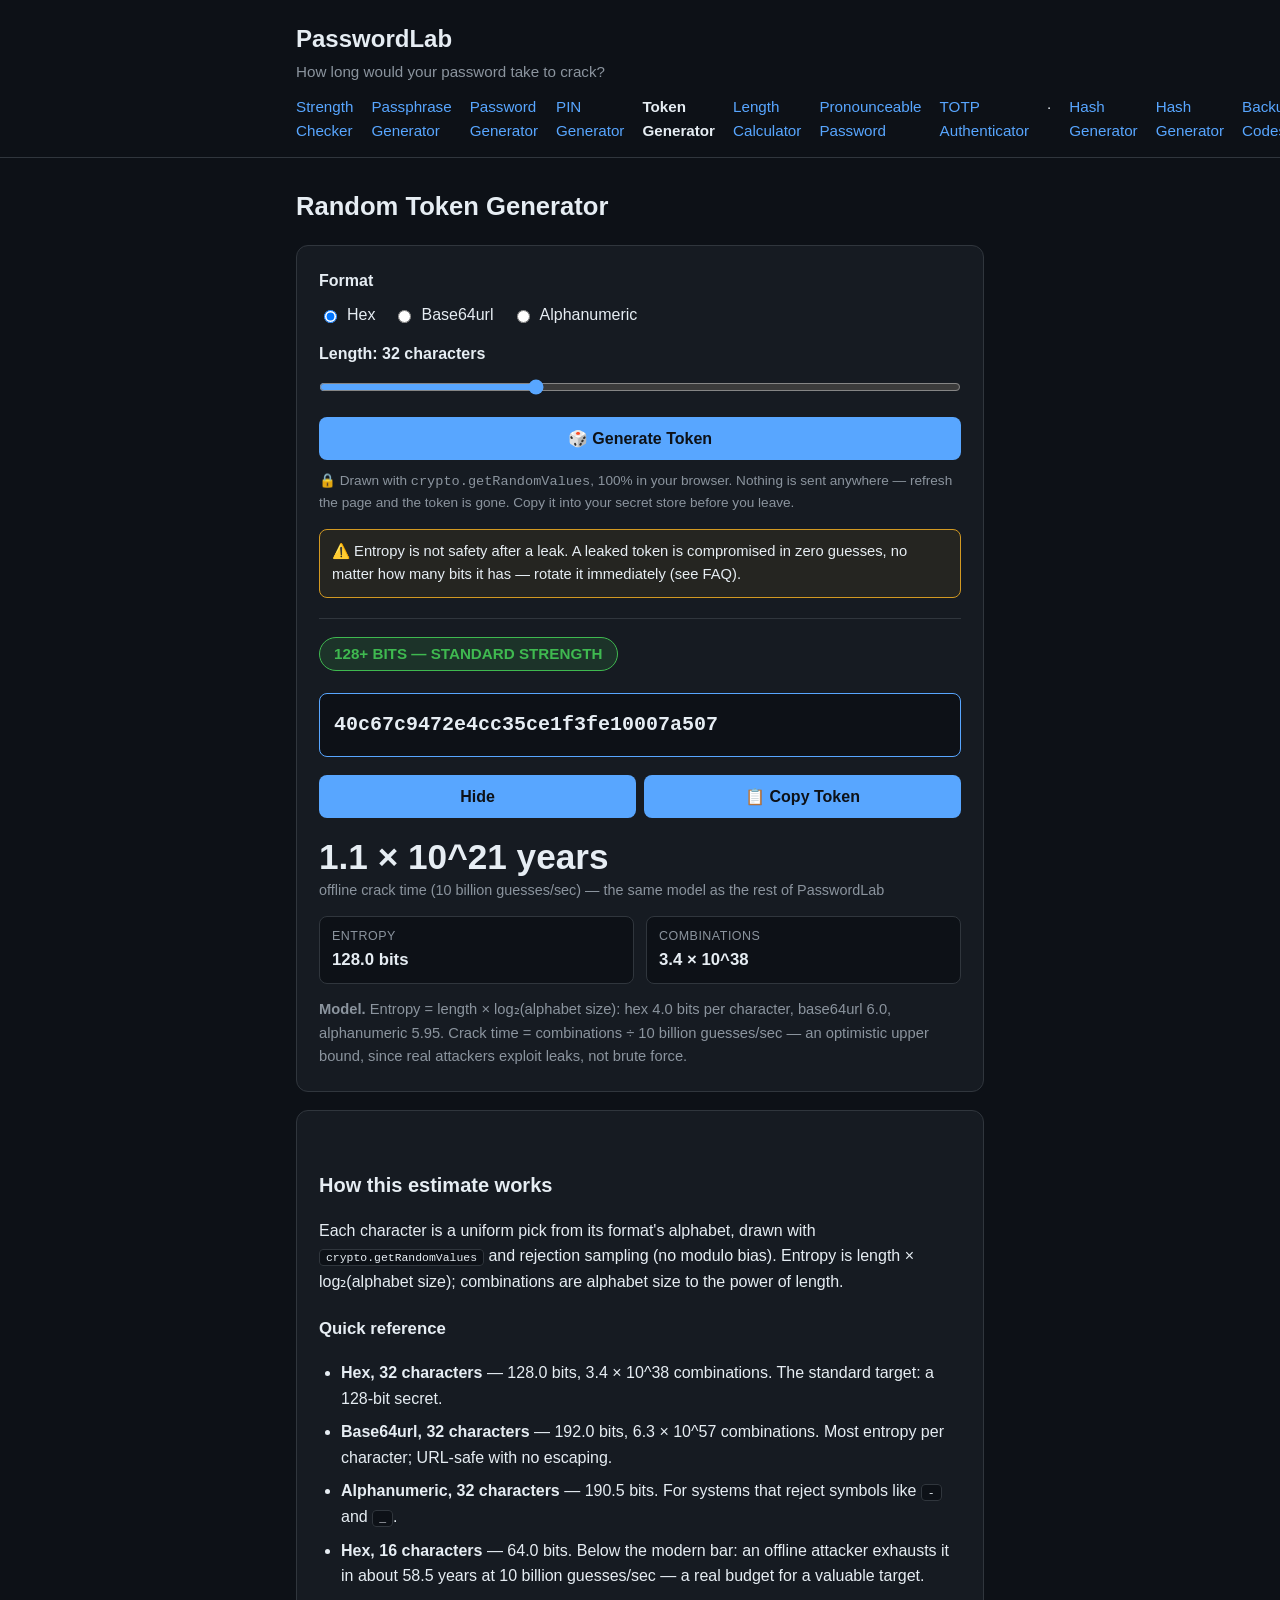
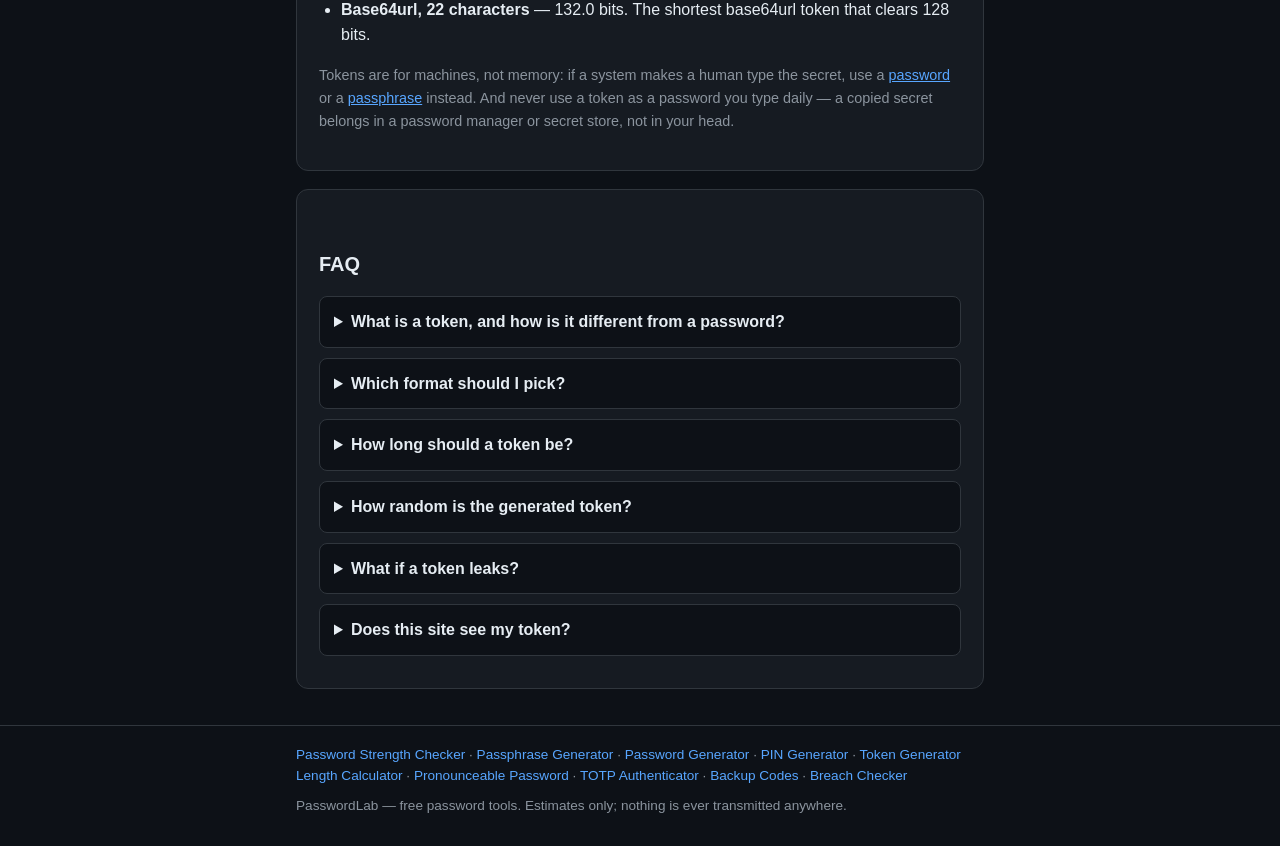
<file: token-generator/index.html>
<!DOCTYPE html>
<html lang="en">
<head>
<meta charset="UTF-8">
<meta name="viewport" content="width=device-width, initial-scale=1.0">
<title>Random Token Generator — API Keys & Session Tokens | PasswordLab</title>
<meta name="description" content="Generate a cryptographically random token for API keys, session tokens and reset links: hex, base64url or alphanumeric, with honest entropy and combination counts. Runs entirely in your browser — nothing leaves your device.">
<meta name="keywords" content="random token generator, api key generator, session token generator, random hex generator, base64url token generator">
<meta property="og:title" content="Random Token Generator — API Keys & Session Tokens">
<meta property="og:description" content="Cryptographically random tokens with honest math: entropy, combinations, and why a leaked token must be rotated, not trusted on bits alone. Runs entirely in your browser.">
<meta property="og:type" content="website">
<meta property="og:url" content="https://password.mimito6.uk/token-generator">
<link rel="canonical" href="https://password.mimito6.uk/token-generator">
<link rel="stylesheet" href="../styles.css">
<script type="application/ld+json">
{
  "@context": "https://schema.org",
  "@type": "WebApplication",
  "name": "PasswordLab Random Token Generator",
  "url": "https://password.mimito6.uk/token-generator",
  "applicationCategory": "SecurityApplication",
  "operatingSystem": "Web",
  "browserRequirements": "Requires JavaScript",
  "offers": { "@type": "Offer", "price": "0", "priceCurrency": "USD" },
  "description": "Generates cryptographically random tokens in hex, base64url or alphanumeric form, with honest entropy and combination counts. Runs entirely in the browser; nothing ever leaves the device."
}
</script>
<script type="application/ld+json">
{
  "@context": "https://schema.org",
  "@type": "FAQPage",
  "mainEntity": [
    {"@type": "Question", "name": "What is a token, and how is it different from a password?",
     "acceptedAnswer": {"@type": "Answer", "text": "A token is a random string a machine checks, not a human: an API key, a session token, or a password-reset link. It is never meant to be memorized, so it can be long and drawn from a restricted alphabet. A password must survive human memory; a token only has to survive guessing."}},
    {"@type": "Question", "name": "Which format should I pick?",
     "acceptedAnswer": {"@type": "Answer", "text": "Hex if the receiving system expects hexadecimal (32 hex characters = 128 bits). Base64url if the token travels in a URL or header and must never need escaping (32 characters = 192 bits). Alphanumeric if symbols are disallowed (32 characters = 190.5 bits). At the same length, base64url carries the most entropy per character; at 32 characters all three are at or above the 128-bit bar."}},
    {"@type": "Question", "name": "How long should a token be?",
     "acceptedAnswer": {"@type": "Answer", "text": "Aim for at least 128 bits: 32 hex characters, or 22 base64url characters (132 bits). Shorter tokens are genuinely guessable — a 16-character hex token has only 64 bits and an offline attacker exhausts it in about 58.5 years at 10 billion guesses per second, which is a real budget for a valuable target, not a theoretical one."}},
    {"@type": "Question", "name": "How random is the generated token?",
     "acceptedAnswer": {"@type": "Answer", "text": "Each character is drawn with the browser's cryptographic random number generator (crypto.getRandomValues) using rejection sampling, so there is no modulo bias and no pattern. The token is generated on your device only — there is no server and no network request."}},
    {"@type": "Question", "name": "What if a token leaks?",
     "acceptedAnswer": {"@type": "Answer", "text": "Rotate it immediately. Entropy measures how hard a token is to guess, not how safe it is once known: a leaked 256-bit token is compromised in zero guesses. Revoke the old token, issue a new one, and check logs for use of the leaked value."}},
    {"@type": "Question", "name": "Does this site see my token?",
     "acceptedAnswer": {"@type": "Answer", "text": "No. There is no backend and no network requests. Generation and all math happen inside this page. Refreshing the page destroys the token — copy it into your secret store before you leave."}}
  ]
}
</script>
</head>
<body>
<header class="site-header">
  <div class="wrap">
    <div class="brand"><a href="/" class="brand-link">PasswordLab</a></div>
    <p class="tagline">How long would your password take to crack?</p>
    <nav class="site-nav" aria-label="Site">
      <a href="/">Strength Checker</a>
      <a href="/passphrase-generator">Passphrase Generator</a>
      <a href="/password-generator">Password Generator</a>
      <a href="/pin-generator">PIN Generator</a>
      <a href="/token-generator" aria-current="page">Token Generator</a>
      <a href="/password-length">Length Calculator</a>
      <a href="/pronounceable-password">Pronounceable Password</a>
      <a href="/totp-generator">TOTP Authenticator</a> · <a href="/hash-generator">Hash Generator</a>
      <a href="/hash-generator">Hash Generator</a>
     <a href="/backup-codes">Backup Codes</a>
          <a href="/breach-checker">Breach Checker</a>
    </nav>
  </div>
</header>

<main class="wrap">
  <h1>Random Token Generator</h1>

  <section class="tool" aria-label="Token generator">
    <div class="opt-row">
      <span class="pw-label">Format</span>
      <div class="radio-group">
        <label><input type="radio" name="tokFormat" value="hex" checked> Hex</label>
        <label><input type="radio" name="tokFormat" value="base64url"> Base64url</label>
        <label><input type="radio" name="tokFormat" value="alphanumeric"> Alphanumeric</label>
      </div>
    </div>
    <div class="opt-row">
      <label for="tokLenRange" class="pw-label">Length: <span id="tokLenLabel">32</span> characters</label>
      <input type="range" id="tokLenRange" min="16" max="64" value="32" step="1" aria-label="Token length">
    </div>
    <button id="genBtn" type="button" class="copy-btn">🎲 Generate Token</button>

    <p class="privacy">🔒 Drawn with <code>crypto.getRandomValues</code>, 100% in your browser. Nothing is sent anywhere — refresh the page and the token is gone. Copy it into your secret store before you leave.</p>

    <p class="warn note">⚠️ Entropy is not safety after a leak. A leaked token is compromised in zero guesses, no matter how many bits it has — rotate it immediately (see FAQ).</p>

    <div class="result" id="result" hidden>
      <div class="verdict" id="verdict">–</div>
      <div class="pw-output" id="output" data-hidden="false" aria-live="polite">–</div>
      <div class="btn-row">
        <button id="showBtn" type="button" class="copy-btn">Hide</button>
        <button id="copyBtn" type="button" class="copy-btn">📋 Copy Token</button>
      </div>
      <p class="copy-hint" id="copyHint" hidden>Copied to clipboard.</p>
      <div class="bignum" id="bignum">–</div>
      <div class="bignum-sub">offline crack time (10 billion guesses/sec) — the same model as the rest of PasswordLab</div>
      <div class="stats">
        <div class="stat"><span class="stat-k">Entropy</span><span class="stat-v" id="entropy">–</span></div>
        <div class="stat"><span class="stat-k">Combinations</span><span class="stat-v" id="combos">–</span></div>
      </div>
    </div>

    <p class="model-note"><strong>Model.</strong> Entropy = length × log₂(alphabet size): hex 4.0 bits per character, base64url 6.0, alphanumeric 5.95. Crack time = combinations ÷ 10 billion guesses/sec — an optimistic upper bound, since real attackers exploit leaks, not brute force.</p>
  </section>

  <section class="method" aria-label="How the estimate works">
    <h2>How this estimate works</h2>
    <p>Each character is a uniform pick from its format's alphabet, drawn with
    <code>crypto.getRandomValues</code> and rejection sampling (no modulo bias). Entropy is
    length × log₂(alphabet size); combinations are alphabet size to the power of length.</p>
    <h3>Quick reference</h3>
    <ul>
      <li><strong>Hex, 32 characters</strong> — 128.0 bits, 3.4 × 10^38 combinations. The standard target: a 128-bit secret.</li>
      <li><strong>Base64url, 32 characters</strong> — 192.0 bits, 6.3 × 10^57 combinations. Most entropy per character; URL-safe with no escaping.</li>
      <li><strong>Alphanumeric, 32 characters</strong> — 190.5 bits. For systems that reject symbols like <code>-</code> and <code>_</code>.</li>
      <li><strong>Hex, 16 characters</strong> — 64.0 bits. Below the modern bar: an offline attacker exhausts it in about 58.5 years at 10 billion guesses/sec — a real budget for a valuable target.</li>
      <li><strong>Base64url, 22 characters</strong> — 132.0 bits. The shortest base64url token that clears 128 bits.</li>
    </ul>
    <p class="honest">Tokens are for machines, not memory: if a system makes a human type the
    secret, use a <a href="/password-generator">password</a> or a
    <a href="/passphrase-generator">passphrase</a> instead. And never use a token as a
    password you type daily — a copied secret belongs in a password manager or secret store,
    not in your head.</p>
  </section>

  <section class="faq" aria-label="Frequently asked questions">
    <h2>FAQ</h2>
    <details>
      <summary>What is a token, and how is it different from a password?</summary>
      <p>A token is a random string a machine checks, not a human: an API key, a session token,
      or a password-reset link. It is never meant to be memorized, so it can be long and drawn
      from a restricted alphabet. A password must survive human memory; a token only has to
      survive guessing.</p>
    </details>
    <details>
      <summary>Which format should I pick?</summary>
      <p>Hex if the receiving system expects hexadecimal (32 hex characters = 128 bits).
      Base64url if the token travels in a URL or header and must never need escaping
      (32 characters = 192 bits). Alphanumeric if symbols are disallowed (32 characters =
      190.5 bits). At 32 characters all three clear the 128-bit bar.</p>
    </details>
    <details>
      <summary>How long should a token be?</summary>
      <p>Aim for at least 128 bits: 32 hex characters, or 22 base64url characters (132 bits).
      A 16-character hex token has only 64 bits and an offline attacker exhausts it in about
      58.5 years at 10 billion guesses/sec — a real budget for a valuable target.</p>
    </details>
    <details>
      <summary>How random is the generated token?</summary>
      <p>Each character comes from <code>crypto.getRandomValues</code> with rejection sampling
      (no modulo bias), entirely on your device. There is no server, no analytics, no network
      request.</p>
    </details>
    <details>
      <summary>What if a token leaks?</summary>
      <p>Rotate it immediately. Entropy measures how hard a token is to guess, not how safe it
      is once known: a leaked 256-bit token is compromised in zero guesses. Revoke the old
      token, issue a new one, and check logs for use of the leaked value.</p>
    </details>
    <details>
      <summary>Does this site see my token?</summary>
      <p>No. Generation and all math happen inside this page. Refreshing destroys the token, so
      copy it into your secret store before you leave.</p>
    </details>
  </section>
</main>

<footer class="site-footer">
  <div class="wrap">
    <p class="footer-links"><a href="/">Password Strength Checker</a> · <a href="/passphrase-generator">Passphrase Generator</a> · <a href="/password-generator">Password Generator</a> · <a href="/pin-generator">PIN Generator</a> · <a href="/token-generator">Token Generator</a>
      <a href="/password-length">Length Calculator</a> · <a href="/pronounceable-password">Pronounceable Password</a> · <a href="/totp-generator">TOTP Authenticator</a> · <a href="/backup-codes">Backup Codes</a> · <a href="/breach-checker">Breach Checker</a></p>
    <p>PasswordLab — free password tools. Estimates only; nothing is ever transmitted anywhere.</p>
  </div>
</footer>

<script src="../token.js"></script>
</body>
</html>
</file>
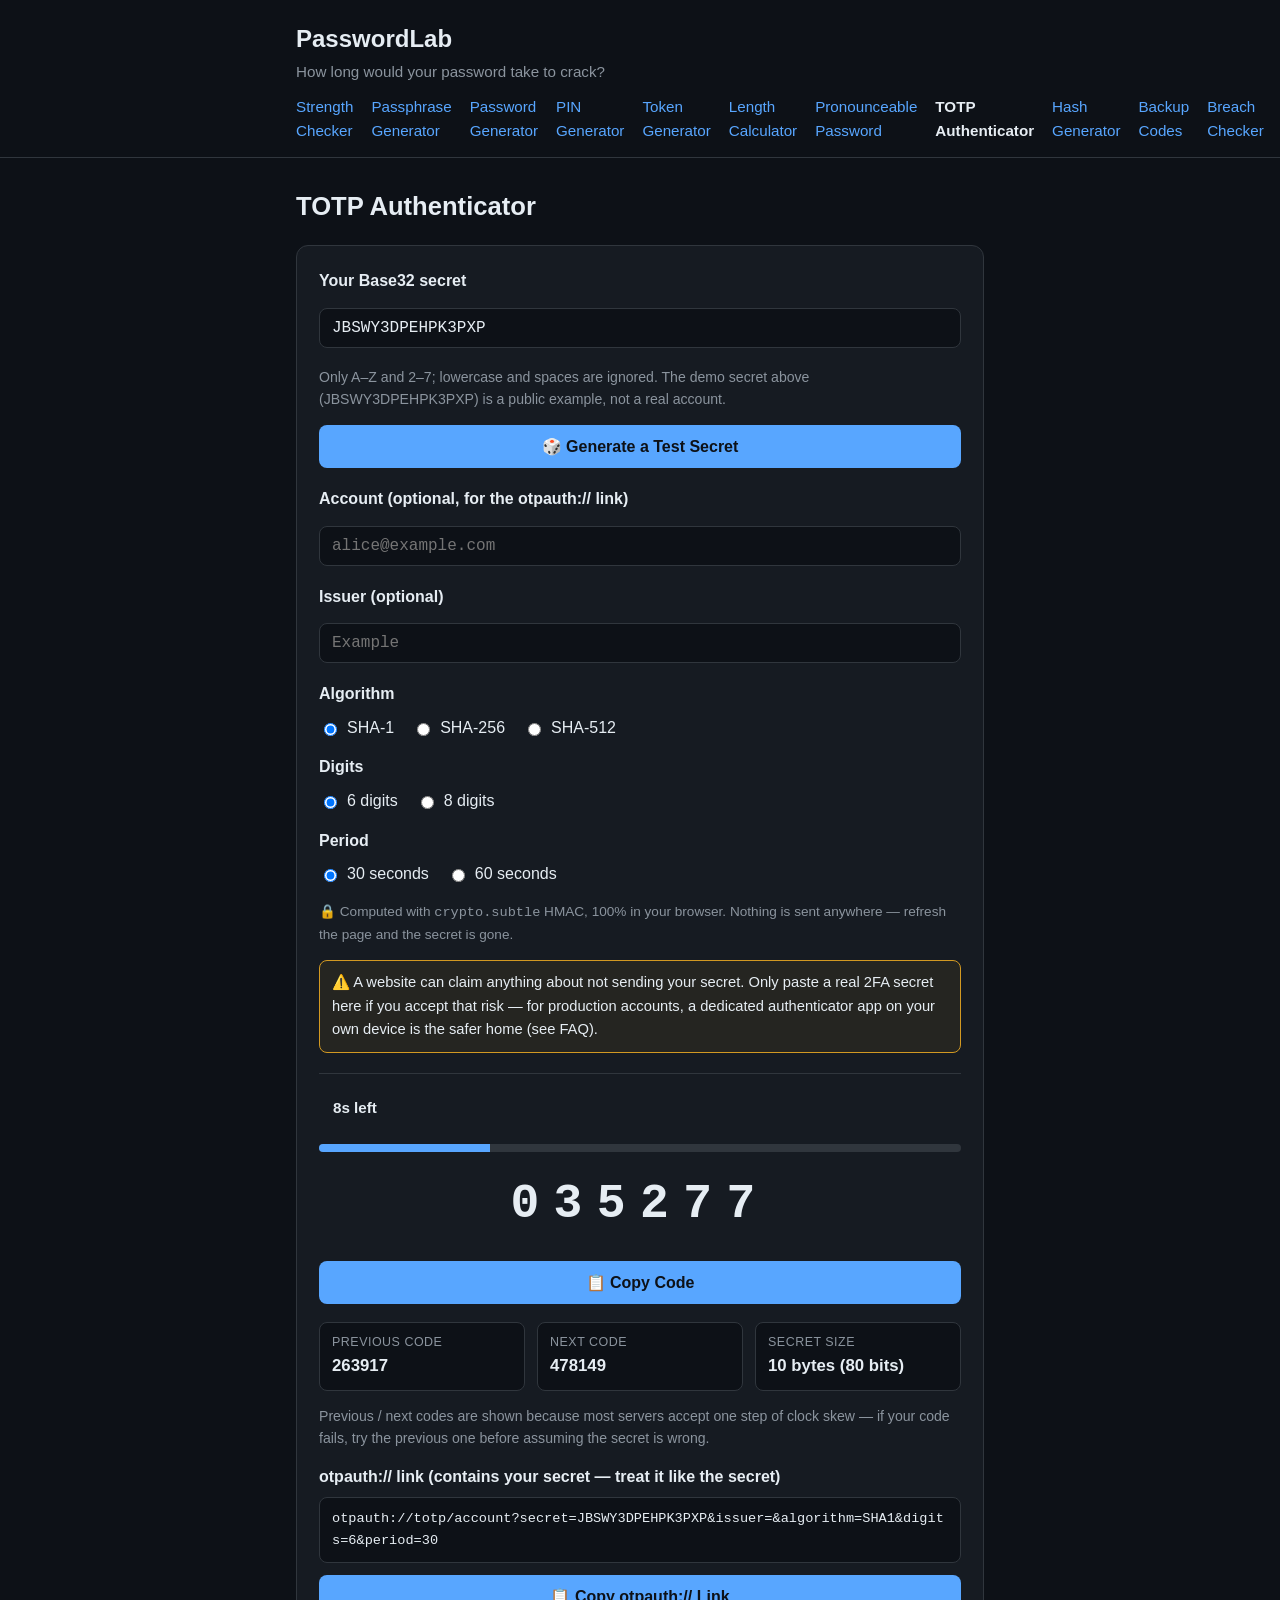
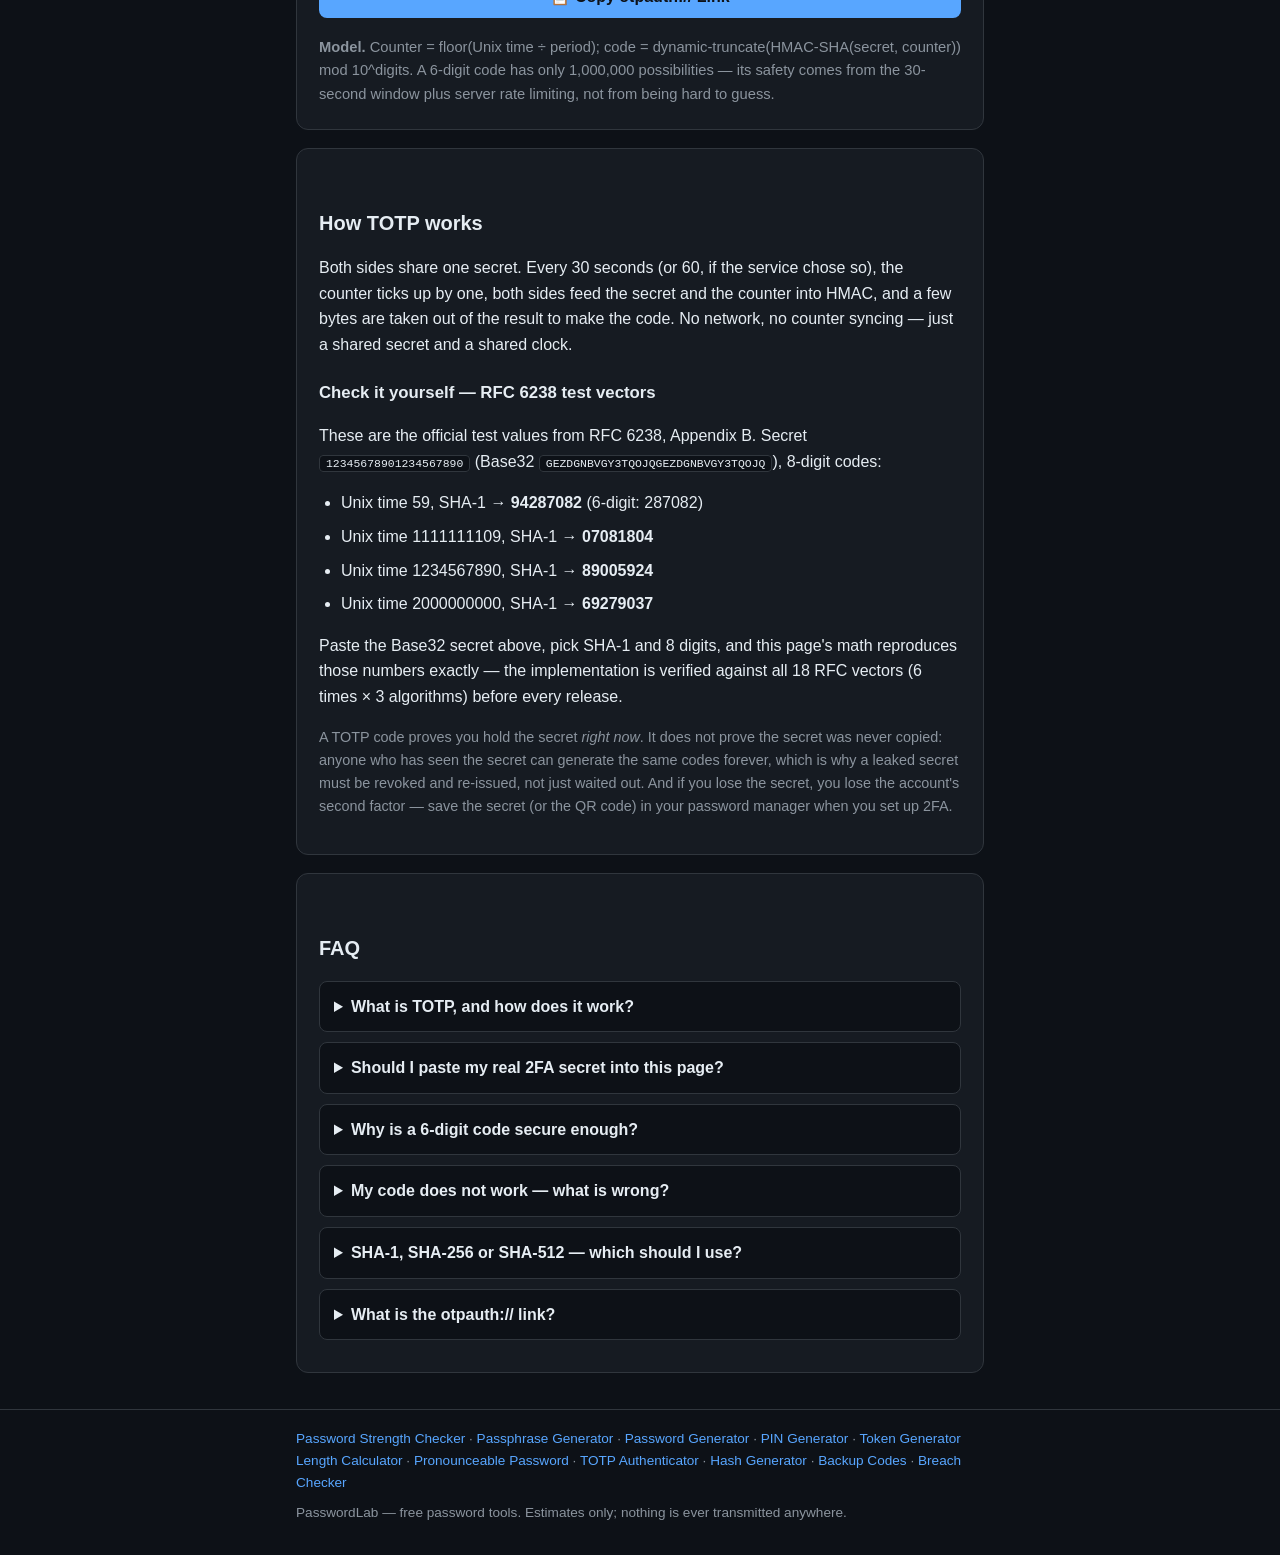
<file: totp-generator/index.html>
<!DOCTYPE html>
<html lang="en">
<head>
<meta charset="UTF-8">
<meta name="viewport" content="width=device-width, initial-scale=1.0">
<title>TOTP Authenticator — 2FA Code Generator (RFC 6238) | PasswordLab</title>
<meta name="description" content="Generate time-based one-time passwords (TOTP) for two-factor authentication: paste your Base32 secret and get the current 6- or 8-digit code, with SHA-1, SHA-256 or SHA-512 and 30- or 60-second periods. Runs entirely in your browser — nothing leaves your device.">
<meta name="keywords" content="totp generator, 2fa code generator, totp authenticator, one-time password generator, rfc 6238, totp calculator, google authenticator code">
<meta property="og:title" content="TOTP Authenticator — 2FA Code Generator (RFC 6238)">
<meta property="og:description" content="Time-based one-time passwords computed with the exact RFC 6238 algorithm, verified against the official test vectors. Runs entirely in your browser.">
<meta property="og:type" content="website">
<meta property="og:url" content="https://password.mimito6.uk/totp-generator">
<link rel="canonical" href="https://password.mimito6.uk/totp-generator">
<link rel="stylesheet" href="../styles.css">
<script type="application/ld+json">
{
  "@context": "https://schema.org",
  "@type": "WebApplication",
  "name": "PasswordLab TOTP Authenticator",
  "url": "https://password.mimito6.uk/totp-generator",
  "applicationCategory": "SecurityApplication",
  "operatingSystem": "Web",
  "browserRequirements": "Requires JavaScript",
  "offers": { "@type": "Offer", "price": "0", "priceCurrency": "USD" },
  "description": "Generates time-based one-time passwords (TOTP, RFC 6238) from a Base32 secret, with SHA-1/SHA-256/SHA-512, 6- or 8-digit codes, and 30- or 60-second periods. Runs entirely in the browser; nothing ever leaves the device."
}
</script>
<script type="application/ld+json">
{
  "@context": "https://schema.org",
  "@type": "FAQPage",
  "mainEntity": [
    {"@type": "Question", "name": "What is TOTP, and how does it work?",
     "acceptedAnswer": {"@type": "Answer", "text": "TOTP (RFC 6238) is the algorithm behind authenticator apps: you and the server share a secret, and both sides compute HMAC(secret, counter), where the counter is the current Unix time divided by 30 seconds. A few bytes are taken out of the HMAC and reduced modulo 1,000,000 to make a 6-digit code. Because both sides use the same clock, the codes match — and because the counter ticks every 30 seconds, each code expires fast."}},
    {"@type": "Question", "name": "Should I paste my real 2FA secret into this page?",
     "acceptedAnswer": {"@type": "Answer", "text": "Only if you accept the risk. This page has no backend and sends nothing anywhere — the code is public on GitHub and you can inspect it — but any website can claim that, so a pasted secret is only as safe as your trust in the page. For production accounts, a dedicated authenticator app on your own device is the safer home for the secret. This tool is best for learning, testing, and accounts where you understand the trade-off. Never paste a secret into a page you reached from a link you did not trust."}},
    {"@type": "Question", "name": "Why is a 6-digit code secure enough?",
     "acceptedAnswer": {"@type": "Answer", "text": "It is not secure because it is hard to guess — 6 digits is only 1,000,000 possibilities. It is secure because each code lives for 30 seconds and the server rate-limits guesses, so an attacker cannot try enough codes in one window. The secret itself is the strong part; the code is just a short-lived proof that you hold it."}},
    {"@type": "Question", "name": "My code does not work — what is wrong?",
     "acceptedAnswer": {"@type": "Answer", "text": "Almost always the clock. TOTP depends on both sides agreeing on the time, so if your device clock is off by more than 30 seconds the codes will not match. Turn on automatic time sync and try again. This page shows the previous and next codes too, because most servers accept one step of clock skew; if even those fail, the secret itself is probably wrong — check for a missing character."}},
    {"@type": "Question", "name": "SHA-1, SHA-256 or SHA-512 — which should I use?",
     "acceptedAnswer": {"@type": "Answer", "text": "Whichever your service used when it issued the secret — the algorithm is part of the secret's setup, not a choice you make afterwards. SHA-1 is the default in almost every authenticator app and remains fine here, because HMAC-SHA-1 is not broken the way plain SHA-1 hashing is. If a service offers SHA-256, use it; the code will be different for the same secret and time."}},
    {"@type": "Question", "name": "What is the otpauth:// link?",
     "acceptedAnswer": {"@type": "Answer", "text": "It is the standard URI format authenticator apps use to import an account — the same data a QR code carries when a service shows you one. Copy it into an authenticator app that accepts manual URI import, or use it to move an account between apps. It contains your secret in plain text, so treat it like the secret itself: never share it or paste it into a chat."}}
  ]
}
</script>
</head>
<body>
<header class="site-header">
  <div class="wrap">
    <div class="brand"><a href="/" class="brand-link">PasswordLab</a></div>
    <p class="tagline">How long would your password take to crack?</p>
    <nav class="site-nav" aria-label="Site">
      <a href="/">Strength Checker</a>
      <a href="/passphrase-generator">Passphrase Generator</a>
      <a href="/password-generator">Password Generator</a>
      <a href="/pin-generator">PIN Generator</a>
      <a href="/token-generator">Token Generator</a>
      <a href="/password-length">Length Calculator</a>
      <a href="/pronounceable-password">Pronounceable Password</a>
      <a href="/totp-generator" aria-current="page">TOTP Authenticator</a>
      <a href="/hash-generator">Hash Generator</a>
     <a href="/backup-codes">Backup Codes</a>
          <a href="/breach-checker">Breach Checker</a>
    </nav>
  </div>
</header>

<main class="wrap">
  <h1>TOTP Authenticator</h1>

  <section class="tool" aria-label="TOTP authenticator">
    <div class="opt-row">
      <label for="totpSecret" class="pw-label">Your Base32 secret</label>
      <input type="text" id="totpSecret" class="text-input" value="JBSWY3DPEHPK3PXP" autocomplete="off" autocapitalize="characters" spellcheck="false" aria-label="Base32 secret">
      <p class="opt-note">Only A–Z and 2–7; lowercase and spaces are ignored. The demo secret above (JBSWY3DPEHPK3PXP) is a public example, not a real account.</p>
    </div>
    <div class="btn-row">
      <button id="genSecretBtn" type="button" class="copy-btn">🎲 Generate a Test Secret</button>
    </div>
    <div class="opt-row">
      <label for="totpAccount" class="pw-label">Account (optional, for the otpauth:// link)</label>
      <input type="text" id="totpAccount" class="text-input" placeholder="alice@example.com" autocomplete="off" spellcheck="false">
    </div>
    <div class="opt-row">
      <label for="totpIssuer" class="pw-label">Issuer (optional)</label>
      <input type="text" id="totpIssuer" class="text-input" placeholder="Example" autocomplete="off" spellcheck="false">
    </div>
    <div class="opt-row">
      <span class="pw-label">Algorithm</span>
      <div class="radio-group">
        <label><input type="radio" name="totpAlgo" value="SHA-1" checked> SHA-1</label>
        <label><input type="radio" name="totpAlgo" value="SHA-256"> SHA-256</label>
        <label><input type="radio" name="totpAlgo" value="SHA-512"> SHA-512</label>
      </div>
    </div>
    <div class="opt-row">
      <span class="pw-label">Digits</span>
      <div class="radio-group">
        <label><input type="radio" name="totpDigits" value="6" checked> 6 digits</label>
        <label><input type="radio" name="totpDigits" value="8"> 8 digits</label>
      </div>
    </div>
    <div class="opt-row">
      <span class="pw-label">Period</span>
      <div class="radio-group">
        <label><input type="radio" name="totpPeriod" value="30" checked> 30 seconds</label>
        <label><input type="radio" name="totpPeriod" value="60"> 60 seconds</label>
      </div>
    </div>

    <p class="privacy">🔒 Computed with <code>crypto.subtle</code> HMAC, 100% in your browser. Nothing is sent anywhere — refresh the page and the secret is gone.</p>

    <p class="warn note">⚠️ A website can claim anything about not sending your secret. Only paste a real 2FA secret here if you accept that risk — for production accounts, a dedicated authenticator app on your own device is the safer home (see FAQ).</p>

    <p class="error-box" id="totpError" hidden></p>

    <div class="result" id="result" hidden>
      <div class="verdict" id="timeLeft">–</div>
      <div class="progress" aria-hidden="true"><div class="progress-bar" id="progressBar"></div></div>
      <div class="totp-code" id="codeOut" aria-live="polite">–</div>
      <div class="btn-row">
        <button id="copyCodeBtn" type="button" class="copy-btn">📋 Copy Code</button>
      </div>
      <p class="copy-hint" id="copyHint" hidden>Copied to clipboard.</p>
      <div class="stats">
        <div class="stat"><span class="stat-k">Previous code</span><span class="stat-v" id="prevCode">–</span></div>
        <div class="stat"><span class="stat-k">Next code</span><span class="stat-v" id="nextCode">–</span></div>
        <div class="stat"><span class="stat-k">Secret size</span><span class="stat-v" id="secretBits">–</span></div>
      </div>
      <p class="opt-note">Previous / next codes are shown because most servers accept one step of clock skew — if your code fails, try the previous one before assuming the secret is wrong.</p>
      <div class="opt-row">
        <span class="pw-label">otpauth:// link (contains your secret — treat it like the secret)</span>
        <div class="uri-box" id="otpauthUri">–</div>
        <div class="btn-row">
          <button id="copyUriBtn" type="button" class="copy-btn">📋 Copy otpauth:// Link</button>
        </div>
        <p class="copy-hint" id="copyUriHint" hidden>Copied to clipboard.</p>
      </div>
    </div>

    <p class="model-note"><strong>Model.</strong> Counter = floor(Unix time ÷ period); code = dynamic-truncate(HMAC-SHA(secret, counter)) mod 10^digits. A 6-digit code has only 1,000,000 possibilities — its safety comes from the 30-second window plus server rate limiting, not from being hard to guess.</p>
  </section>

  <section class="method" aria-label="How the estimate works">
    <h2>How TOTP works</h2>
    <p>Both sides share one secret. Every 30 seconds (or 60, if the service chose so),
    the counter ticks up by one, both sides feed the secret and the counter into HMAC,
    and a few bytes are taken out of the result to make the code. No network, no
    counter syncing — just a shared secret and a shared clock.</p>
    <h3>Check it yourself — RFC 6238 test vectors</h3>
    <p>These are the official test values from RFC 6238, Appendix B. Secret
    <code>12345678901234567890</code> (Base32
    <code>GEZDGNBVGY3TQOJQGEZDGNBVGY3TQOJQ</code>), 8-digit codes:</p>
    <ul>
      <li>Unix time 59, SHA-1 → <strong>94287082</strong> (6-digit: 287082)</li>
      <li>Unix time 1111111109, SHA-1 → <strong>07081804</strong></li>
      <li>Unix time 1234567890, SHA-1 → <strong>89005924</strong></li>
      <li>Unix time 2000000000, SHA-1 → <strong>69279037</strong></li>
    </ul>
    <p>Paste the Base32 secret above, pick SHA-1 and 8 digits, and this page's math
    reproduces those numbers exactly — the implementation is verified against all 18
    RFC vectors (6 times × 3 algorithms) before every release.</p>
    <p class="honest">A TOTP code proves you hold the secret <em>right now</em>. It does not
    prove the secret was never copied: anyone who has seen the secret can generate the
    same codes forever, which is why a leaked secret must be revoked and re-issued,
    not just waited out. And if you lose the secret, you lose the account's second
    factor — save the secret (or the QR code) in your password manager when you set
    up 2FA.</p>
  </section>

  <section class="faq" aria-label="Frequently asked questions">
    <h2>FAQ</h2>
    <details>
      <summary>What is TOTP, and how does it work?</summary>
      <p>TOTP (RFC 6238) is the algorithm behind authenticator apps: you and the server
      share a secret, and both sides compute HMAC(secret, counter), where the counter is
      the current Unix time divided by 30 seconds. A few bytes are taken out of the HMAC
      and reduced modulo 1,000,000 to make a 6-digit code. Because both sides use the
      same clock, the codes match — and because the counter ticks every 30 seconds, each
      code expires fast.</p>
    </details>
    <details>
      <summary>Should I paste my real 2FA secret into this page?</summary>
      <p>Only if you accept the risk. This page has no backend and sends nothing anywhere
      — the code is public on GitHub and you can inspect it — but any website can claim
      that, so a pasted secret is only as safe as your trust in the page. For production
      accounts, a dedicated authenticator app on your own device is the safer home for
      the secret. This tool is best for learning, testing, and accounts where you
      understand the trade-off. Never paste a secret into a page you reached from a link
      you did not trust.</p>
    </details>
    <details>
      <summary>Why is a 6-digit code secure enough?</summary>
      <p>It is not secure because it is hard to guess — 6 digits is only 1,000,000
      possibilities. It is secure because each code lives for 30 seconds and the server
      rate-limits guesses, so an attacker cannot try enough codes in one window. The
      secret itself is the strong part; the code is just a short-lived proof that you
      hold it.</p>
    </details>
    <details>
      <summary>My code does not work — what is wrong?</summary>
      <p>Almost always the clock. TOTP depends on both sides agreeing on the time, so if
      your device clock is off by more than 30 seconds the codes will not match. Turn on
      automatic time sync and try again. This page shows the previous and next codes too,
      because most servers accept one step of clock skew; if even those fail, the secret
      itself is probably wrong — check for a missing character.</p>
    </details>
    <details>
      <summary>SHA-1, SHA-256 or SHA-512 — which should I use?</summary>
      <p>Whichever your service used when it issued the secret — the algorithm is part of
      the secret's setup, not a choice you make afterwards. SHA-1 is the default in
      almost every authenticator app and remains fine here, because HMAC-SHA-1 is not
      broken the way plain SHA-1 hashing is. If a service offers SHA-256, use it; the
      code will be different for the same secret and time.</p>
    </details>
    <details>
      <summary>What is the otpauth:// link?</summary>
      <p>It is the standard URI format authenticator apps use to import an account — the
      same data a QR code carries when a service shows you one. Copy it into an
      authenticator app that accepts manual URI import, or use it to move an account
      between apps. It contains your secret in plain text, so treat it like the secret
      itself: never share it or paste it into a chat.</p>
    </details>
  </section>
</main>

<footer class="site-footer">
  <div class="wrap">
    <p class="footer-links"><a href="/">Password Strength Checker</a> · <a href="/passphrase-generator">Passphrase Generator</a> · <a href="/password-generator">Password Generator</a> · <a href="/pin-generator">PIN Generator</a> · <a href="/token-generator">Token Generator</a>
      <a href="/password-length">Length Calculator</a> · <a href="/pronounceable-password">Pronounceable Password</a> · <a href="/totp-generator">TOTP Authenticator</a> · <a href="/hash-generator">Hash Generator</a> · <a href="/backup-codes">Backup Codes</a> · <a href="/breach-checker">Breach Checker</a></p>
    <p>PasswordLab — free password tools. Estimates only; nothing is ever transmitted anywhere.</p>
  </div>
</footer>

<script src="../totp.js"></script>
</body>
</html>
</file>
<file: styles.css>
:root {
  --bg: #0d1117;
  --panel: #161b22;
  --border: #30363d;
  --text: #e6edf3;
  --muted: #8b949e;
  --accent: #58a6ff;
  --green: #3fb950;
  --amber: #d29922;
  --red: #f85149;
}
* { box-sizing: border-box; }
body {
  margin: 0;
  background: var(--bg);
  color: var(--text);
  font-family: -apple-system, BlinkMacSystemFont, "Segoe UI", Helvetica, Arial, sans-serif;
  line-height: 1.6;
}
.wrap { max-width: 720px; margin: 0 auto; padding: 0 16px; }
.site-header { border-bottom: 1px solid var(--border); padding: 20px 0 14px; }
.brand-link { color: var(--text); text-decoration: none; font-size: 1.5rem; font-weight: 700; }
.tagline { color: var(--muted); margin: 2px 0 0; font-size: 0.95rem; }
main h1 { font-size: 1.6rem; margin: 28px 0 6px; }
main h2 { font-size: 1.25rem; margin-top: 36px; }
main h3 { font-size: 1.05rem; margin-top: 22px; }
.tool, .method, .faq {
  background: var(--panel);
  border: 1px solid var(--border);
  border-radius: 12px;
  padding: 22px;
  margin-top: 18px;
}
.pw-label { display: block; font-weight: 600; margin-bottom: 8px; }
.pw-row { display: flex; gap: 8px; }
#pw {
  flex: 1;
  min-width: 0;
  background: var(--bg);
  border: 1px solid var(--border);
  border-radius: 8px;
  color: var(--text);
  font-size: 1.1rem;
  padding: 12px 14px;
}
#pw:focus { outline: 2px solid var(--accent); border-color: var(--accent); }
#toggle {
  background: var(--bg);
  border: 1px solid var(--border);
  border-radius: 8px;
  color: var(--text);
  padding: 0 16px;
  font-size: 0.95rem;
  cursor: pointer;
  white-space: nowrap;
}
#toggle:hover { border-color: var(--accent); }
.privacy { color: var(--muted); font-size: 0.85rem; margin: 10px 0 0; }
.result { margin-top: 20px; border-top: 1px solid var(--border); padding-top: 18px; }
.verdict {
  display: inline-block;
  font-weight: 700;
  font-size: 0.95rem;
  padding: 4px 14px;
  border-radius: 999px;
  margin-bottom: 10px;
}
.verdict.critical { background: rgba(248,81,73,.15); color: var(--red); border: 1px solid var(--red); }
.verdict.weak { background: rgba(210,153,34,.15); color: var(--amber); border: 1px solid var(--amber); }
.verdict.fair { background: rgba(88,166,255,.15); color: var(--accent); border: 1px solid var(--accent); }
.verdict.strong { background: rgba(63,185,80,.15); color: var(--green); border: 1px solid var(--green); }
.bignum {
  font-size: 2.2rem;
  font-weight: 800;
  line-height: 1.2;
  word-break: break-word;
}
.bignum-sub { color: var(--muted); font-size: 0.9rem; margin-bottom: 14px; }
.stats { display: flex; flex-wrap: wrap; gap: 12px; margin-bottom: 14px; }
.stat {
  flex: 1 1 140px;
  background: var(--bg);
  border: 1px solid var(--border);
  border-radius: 8px;
  padding: 10px 12px;
}
.stat-k { display: block; color: var(--muted); font-size: 0.78rem; text-transform: uppercase; letter-spacing: .04em; }
.stat-v { font-size: 1.05rem; font-weight: 600; }
.charset { display: flex; flex-wrap: wrap; gap: 8px; margin-bottom: 12px; }
.chip {
  font-size: 0.85rem;
  border: 1px solid var(--border);
  border-radius: 999px;
  padding: 3px 12px;
  color: var(--muted);
}
.chip.on { border-color: var(--green); color: var(--green); }
.warnings { margin: 4px 0 12px; }
.warn {
  background: rgba(248,81,73,.1);
  border: 1px solid var(--red);
  border-radius: 8px;
  padding: 10px 12px;
  font-size: 0.92rem;
  margin-bottom: 8px;
}
.warn.note { background: rgba(210,153,34,.08); border-color: var(--amber); }
.copy-btn {
  background: var(--accent);
  color: #0d1117;
  border: none;
  border-radius: 8px;
  padding: 12px 20px;
  font-size: 1rem;
  font-weight: 700;
  cursor: pointer;
  width: 100%;
}
.copy-btn:hover { filter: brightness(1.1); }
.copy-hint { color: var(--green); font-size: 0.88rem; margin: 8px 0 0; }
.model-note, .leak-note { font-size: 0.92rem; margin: 14px 0 0; color: var(--muted); }
.leak-note { color: var(--amber); }
.method ol { padding-left: 22px; }
.method li { margin-bottom: 10px; }
.method code {
  background: var(--bg);
  border: 1px solid var(--border);
  border-radius: 4px;
  padding: 1px 6px;
  font-size: 0.88em;
}
.honest { color: var(--muted); font-size: 0.9rem; }
.faq details {
  border: 1px solid var(--border);
  border-radius: 8px;
  padding: 12px 14px;
  margin-bottom: 10px;
  background: var(--bg);
}
.faq summary { cursor: pointer; font-weight: 600; }
.faq details p { color: var(--muted); margin: 8px 0 0; }
.site-footer { border-top: 1px solid var(--border); margin-top: 36px; padding: 18px 0 30px; }
.site-footer p { color: var(--muted); font-size: 0.85rem; margin: 0; }
.footer-links { margin-bottom: 8px !important; }
.footer-links a, .site-nav a { color: var(--accent); text-decoration: none; }
.footer-links a:hover, .site-nav a:hover { text-decoration: underline; }
.site-nav { display: flex; gap: 18px; margin-top: 10px; font-size: 0.95rem; }
.site-nav a[aria-current="page"] { color: var(--text); font-weight: 600; }
.opt-row { margin-bottom: 14px; }
.radio-group { display: flex; gap: 18px; flex-wrap: wrap; }
.radio-group label, .check-label { display: inline-flex; align-items: center; gap: 7px; cursor: pointer; }
.check-label { font-weight: 600; }
.opt-note { color: var(--muted); font-weight: 400; font-size: 0.88rem; }
input[type="range"] { width: 100%; accent-color: var(--accent); margin: 4px 0 0; }
.phrase-box {
  background: var(--bg);
  border: 1px solid var(--accent);
  border-radius: 8px;
  padding: 16px 14px;
  font-size: 1.35rem;
  font-weight: 700;
  word-break: break-word;
  line-height: 1.5;
  margin: 12px 0 18px;
}
.pw-output {
  background: var(--bg);
  border: 1px solid var(--accent);
  border-radius: 8px;
  padding: 16px 14px;
  font-family: ui-monospace, SFMono-Regular, Menlo, monospace;
  font-size: 1.25rem;
  font-weight: 700;
  word-break: break-all;
  line-height: 1.5;
  margin: 12px 0 18px;
}
.btn-row { display: flex; gap: 8px; margin-bottom: 18px; }
.text-input {
  width: 100%;
  box-sizing: border-box;
  padding: 10px 12px;
  font-family: ui-monospace, SFMono-Regular, Menlo, monospace;
  font-size: 1rem;
  border: 1px solid var(--border);
  border-radius: 8px;
  background: var(--bg);
  color: var(--text);
  margin: 6px 0 4px;
}
.totp-code {
  font-family: ui-monospace, SFMono-Regular, Menlo, monospace;
  font-size: 3rem;
  font-weight: 700;
  letter-spacing: .3em;
  text-align: center;
  margin: 14px 0 18px;
}
.progress { height: 8px; background: var(--border); border-radius: 4px; overflow: hidden; margin: 10px 0 0; }
.progress-bar { height: 100%; background: var(--accent); transition: width 1s linear; }
.uri-box {
  background: var(--bg);
  border: 1px solid var(--border);
  border-radius: 8px;
  padding: 10px 12px;
  font-family: ui-monospace, SFMono-Regular, Menlo, monospace;
  font-size: 0.85rem;
  word-break: break-all;
  margin: 6px 0 12px;
}
.error-box {
  background: rgba(248,81,73,.12);
  border: 1px solid var(--red);
  color: var(--red);
  border-radius: 8px;
  padding: 10px 12px;
  margin: 12px 0;
}
.btn-row .copy-btn { width: auto; flex: 1; }
.check-grid { display: flex; flex-wrap: wrap; gap: 10px 22px; }
.method ul { padding-left: 22px; }
.method li { margin-bottom: 8px; }
.method a { color: var(--accent); }
@media (max-width: 480px) {
  main h1 { font-size: 1.35rem; }
  .bignum { font-size: 1.7rem; }
  .tool, .method, .faq { padding: 16px; }
}

/* Backup Codes Generator */
.code-list { list-style: none; padding: 0; margin: 14px 0 18px; }
.code-row { display: flex; align-items: center; gap: 8px; padding: 8px 0; border-bottom: 1px solid var(--border); }
.code-row:last-child { border-bottom: none; }
.code-text { font-family: ui-monospace, SFMono-Regular, Menlo, monospace; font-size: 1.15rem; font-weight: 700; letter-spacing: .08em; flex: 1; word-break: break-all; }
.mini-btn { background: transparent; color: var(--accent); border: 1px solid var(--accent); border-radius: 6px; padding: 4px 10px; font-size: 0.85rem; cursor: pointer; white-space: nowrap; }
.mini-btn:hover { background: rgba(88,166,255,.12); }
</file>
